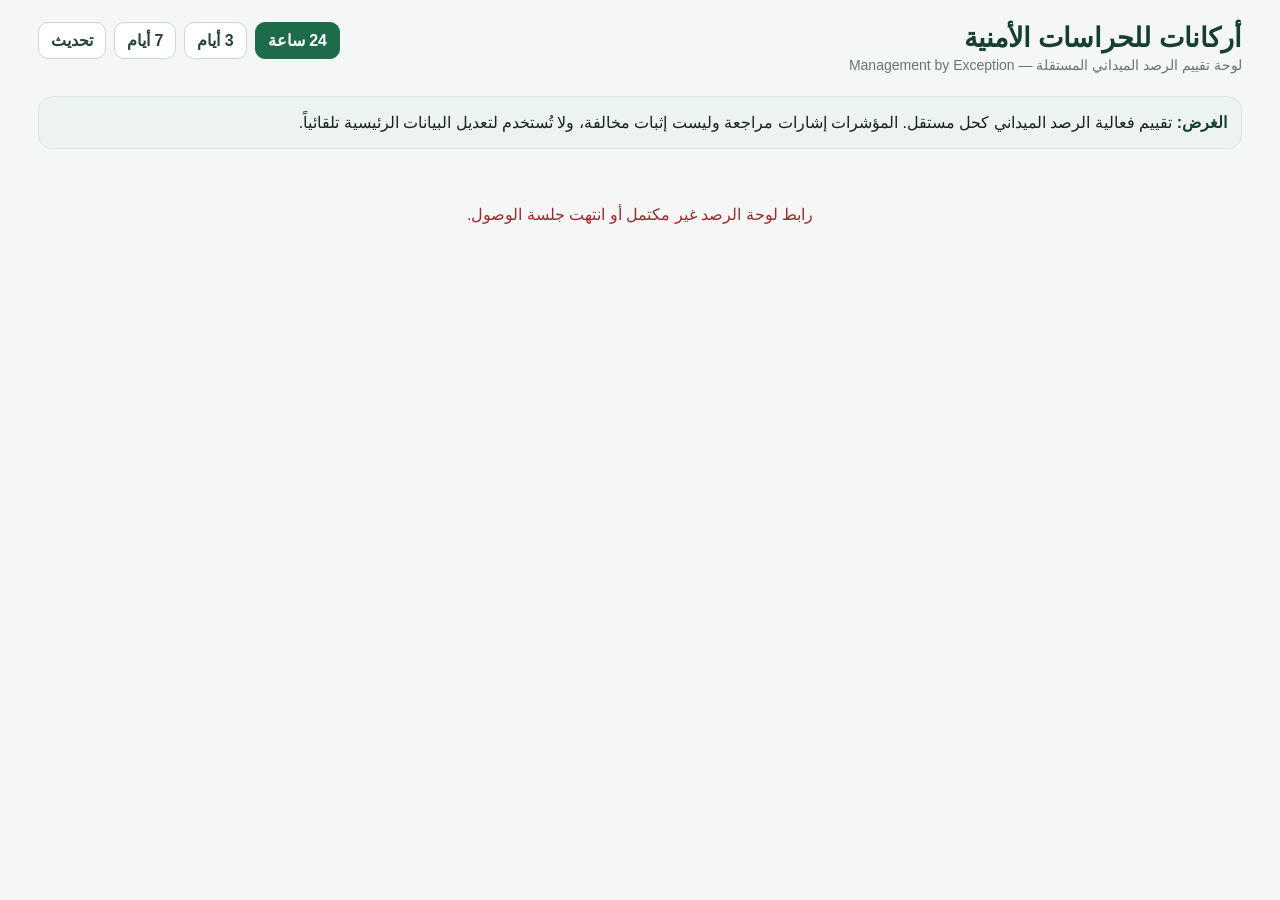
<file: arkanat-field-monitor/index.html>
<!doctype html>
<html lang="ar" dir="rtl">
<head>
<meta charset="utf-8"><meta name="viewport" content="width=device-width,initial-scale=1,viewport-fit=cover">
<meta name="theme-color" content="#173f31"><meta name="robots" content="noindex,nofollow,noarchive"><meta name="referrer" content="no-referrer">
<meta http-equiv="Content-Security-Policy" content="default-src 'self';script-src 'self';style-src 'self' 'unsafe-inline';connect-src https://dbxvfrkkocfwjumvoaha.supabase.co;img-src 'self' data:;frame-ancestors 'none';base-uri 'self';form-action 'none'">
<title>أركانات | لوحة تقييم الرصد الميداني</title>
<link rel="stylesheet" href="./styles.css?v=7">
</head>
<body>
<div class="wrap">
<header class="head">
<div><div class="brand">أركانات للحراسات الأمنية</div><div class="sub">لوحة تقييم الرصد الميداني المستقلة — Management by Exception</div></div>
<div class="controls" id="controls"><button data-h="24" class="active">24 ساعة</button><button data-h="72">3 أيام</button><button data-h="168">7 أيام</button><button id="refresh">تحديث</button></div>
</header>
<div class="notice"><b>الغرض:</b> تقييم فعالية الرصد الميداني كحل مستقل. المؤشرات إشارات مراجعة وليست إثبات مخالفة، ولا تُستخدم لتعديل البيانات الرئيسية تلقائياً.</div>
<main id="app"><div class="state"><div class="spin"></div>جارٍ تحميل بيانات الرصد…</div></main>
</div>
<script src="./app.js?v=7" defer></script>
</body></html>
</file>
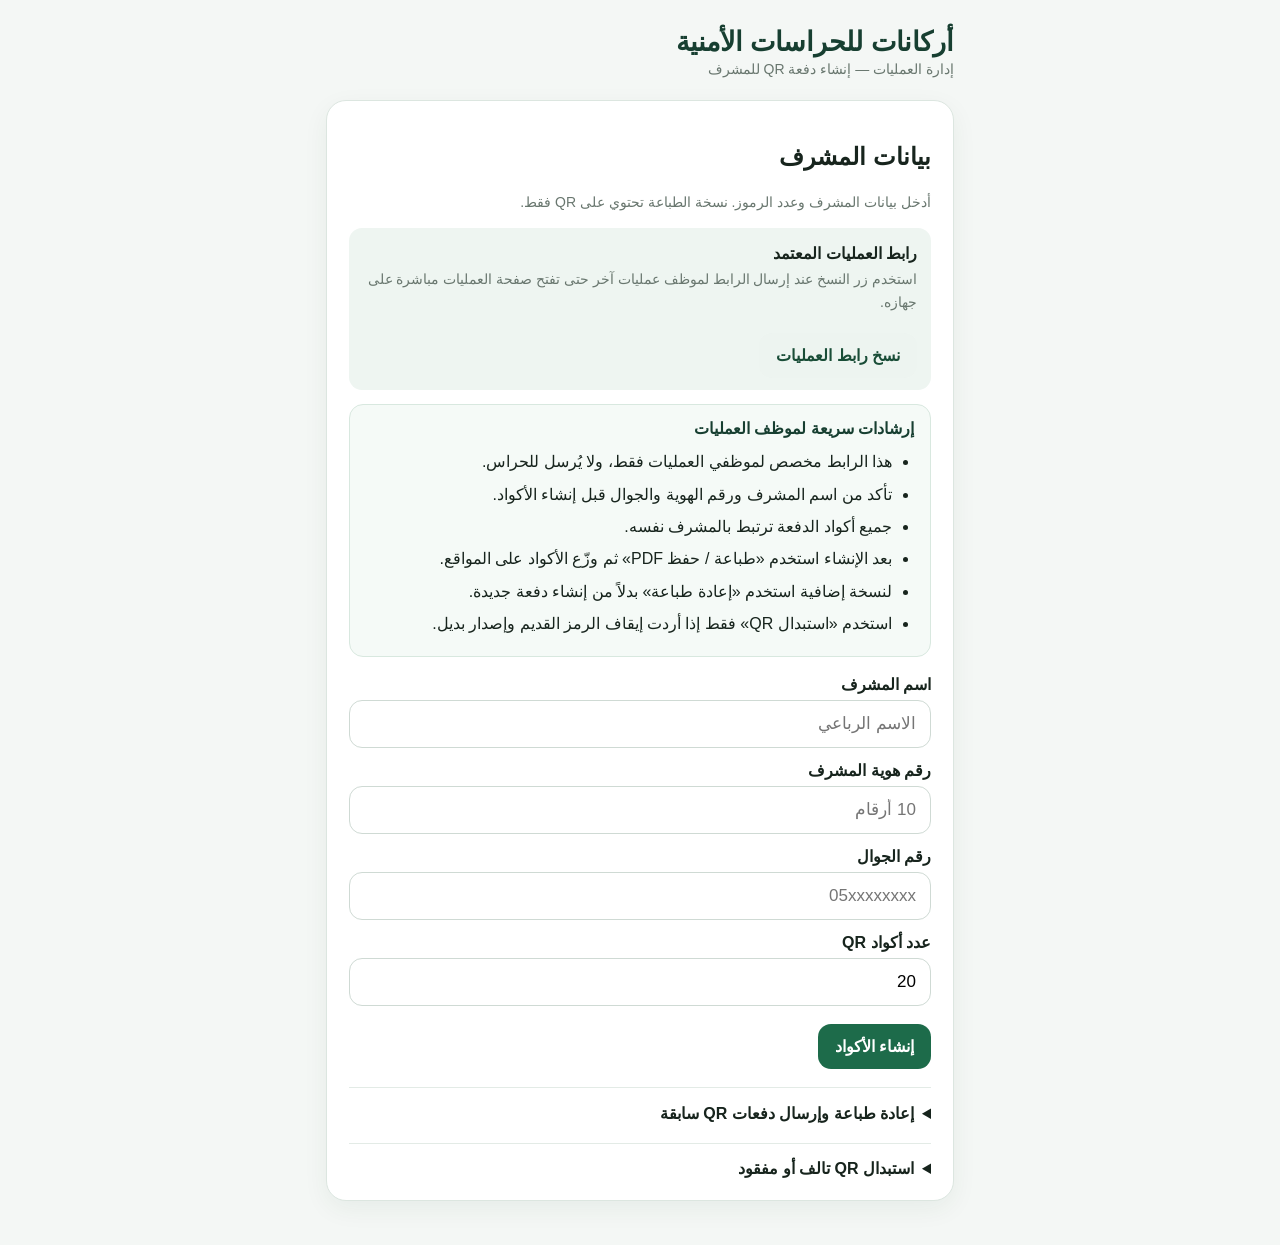
<file: arkanat-field-qr/index.html>
<!doctype html>
<html lang="ar" dir="rtl">
<head>
<meta charset="utf-8">
<meta name="viewport" content="width=device-width,initial-scale=1,viewport-fit=cover">
<meta name="theme-color" content="#173f31">
<meta name="robots" content="noindex,nofollow,noarchive">
<meta name="referrer" content="no-referrer">
<meta http-equiv="Content-Security-Policy" content="default-src 'self'; script-src 'self' 'unsafe-inline' https://cdn.jsdelivr.net https://cdnjs.cloudflare.com; style-src 'self' 'unsafe-inline'; connect-src 'self' https://dbxvfrkkocfwjumvoaha.supabase.co; img-src 'self' data: blob:; font-src 'self' data:; frame-ancestors 'none'; base-uri 'self'; form-action 'self'">
<title>أركانات | الرصد الميداني QR</title>
<style>
:root{font-family:-apple-system,BlinkMacSystemFont,"Segoe UI",Tahoma,Arial,sans-serif;color:#17241d;background:#f4f7f5}*{box-sizing:border-box}body{margin:0}main{max-width:660px;margin:auto;padding:26px 16px 44px}.brand{font-size:27px;font-weight:900;color:#173f31}.sub{color:#69776f;font-size:14px;line-height:1.7}.card{margin-top:18px;background:#fff;border:1px solid #dce6e0;border-radius:20px;padding:22px;box-shadow:0 8px 26px rgba(20,60,40,.06)}label{display:block;font-weight:800;margin:13px 0 6px}input{width:100%;padding:13px 14px;border:1px solid #cfdad4;border-radius:13px;font-size:17px;background:#fff}input:focus{outline:3px solid #dcefe5;border-color:#1d6b4a}button{border:0;border-radius:13px;background:#1d6b4a;color:#fff;padding:13px 17px;font-weight:800;font-size:16px;cursor:pointer}button:disabled{opacity:.55}.soft{background:#edf4f0;color:#194d37}.danger{background:#8d2f2f}.actions{display:flex;gap:10px;flex-wrap:wrap;margin-top:18px}.note{background:#eef5f1;border-radius:13px;padding:12px 14px;margin:12px 0;line-height:1.7}.ok{color:#12633f}.warn{color:#9b5c00}.bad{color:#a22626}.spin{width:36px;height:36px;border:4px solid #dbe5df;border-top-color:#1d6b4a;border-radius:50%;margin:14px auto;animation:s 1s linear infinite}@keyframes s{to{transform:rotate(360deg)}}.center{text-align:center}.print-grid{display:grid;grid-template-columns:repeat(4,1fr);gap:6mm}.qr-card{min-height:47mm;display:flex;align-items:center;justify-content:center;break-inside:avoid;background:#fff}.qr-card canvas,.qr-card img{width:42mm!important;height:42mm!important}.hidden{display:none!important}details{margin-top:20px;border-top:1px solid #e3ebe6;padding-top:15px}summary{font-weight:800;cursor:pointer}.pending{font-size:13px;color:#8b6300;margin-top:10px}.screen-only{display:block}
.ark-required-tag{font-size:12px;color:#9a2727;font-weight:900;margin-right:5px}.ark-shift{margin:14px 0 5px}.ark-shift-title{font-weight:900;margin-bottom:7px}.ark-shift-grid{display:grid;grid-template-columns:repeat(3,minmax(0,1fr));gap:8px}.ark-shift-opt{position:relative;display:block;margin:0}.ark-shift-opt input{position:absolute;inset:0;width:100%;height:100%;margin:0;opacity:0;cursor:pointer;z-index:2;-webkit-appearance:none;appearance:none}.ark-shift-opt span{display:flex;min-height:54px;align-items:center;justify-content:center;text-align:center;padding:8px 6px;border:1.5px solid #cfdad4;border-radius:13px;background:#fff;color:#274437;font-weight:800;line-height:1.35;pointer-events:none}.ark-shift-opt input:checked+span{border-color:#1d6b4a;background:#e8f4ed;color:#123f2c;box-shadow:0 0 0 2px rgba(29,107,74,.10)}.ark-shift-help{font-size:12px;color:#69776f;line-height:1.55;margin-top:6px}.ark-assignment{margin:12px 0 5px}.ark-assignment-title{font-weight:900;margin-bottom:7px}.ark-assignment-grid{display:grid;grid-template-columns:repeat(2,minmax(0,1fr));gap:8px}.ark-assignment-opt{position:relative;display:block;margin:0}.ark-assignment-opt input{position:absolute;inset:0;width:100%;height:100%;margin:0;opacity:0;cursor:pointer;z-index:2;-webkit-appearance:none;appearance:none}.ark-assignment-opt span{display:flex;min-height:50px;align-items:center;justify-content:center;text-align:center;padding:8px 6px;border:1.5px solid #cfdad4;border-radius:13px;background:#fff;color:#274437;font-weight:800;line-height:1.35;pointer-events:none}.ark-assignment-opt input:checked+span{border-color:#1d6b4a;background:#e8f4ed;color:#123f2c;box-shadow:0 0 0 2px rgba(29,107,74,.10)}.ark-assignment-help{font-size:12px;color:#69776f;line-height:1.55;margin-top:6px}
@media(max-width:600px){main{padding:12px 10px 38px}.card{margin-top:10px;padding:14px;border-radius:16px}.brand{font-size:22px}.print-grid{grid-template-columns:repeat(2,1fr);gap:10px}.qr-card canvas,.qr-card img{width:150px!important;height:150px!important}.ark-shift-grid,.ark-assignment-grid{gap:6px}.ark-shift-opt span,.ark-assignment-opt span{min-height:48px;font-size:13px}.actions button{width:100%}}
@page{size:A4 portrait;margin:8mm}
@media print{html,body{width:210mm;margin:0!important;padding:0!important;background:#fff!important}body *{visibility:hidden!important}#printArea,#printArea *{visibility:visible!important}#printArea{position:absolute!important;top:0!important;right:0!important;left:0!important;width:100%!important;margin:0!important;padding:0!important}#printArea .screen-only{display:none!important}.print-grid{display:block!important;width:100%!important;margin:0!important;padding:0!important}.qr-card{display:flex!important;width:194mm!important;height:281mm!important;min-height:281mm!important;margin:0!important;padding:0!important;align-items:center!important;justify-content:center!important;overflow:hidden!important;page-break-inside:avoid!important;break-inside:avoid-page!important;page-break-after:always!important;break-after:page!important;background:#fff!important}.qr-card:last-child{page-break-after:auto!important;break-after:auto!important}.qr-card canvas,.qr-card img{width:175mm!important;height:175mm!important;max-width:175mm!important;max-height:175mm!important;object-fit:contain!important}}
</style>
<!-- FIELD-QR-V5.49-BARE-OPS-COMPAT -->
</head>
<body>
<main><div class="brand">أركانات للحراسات الأمنية</div><div id="subtitle" class="sub">نظام الرصد الميداني السريع</div><section class="card"><div id="app"></div></section></main>
<script>
const VERSION='FIELD-QR-V5.49-20260919';
const API='https://dbxvfrkkocfwjumvoaha.supabase.co/functions/v1/guard-control-uat-helper';
const BASE=location.origin+location.pathname;
const QKEY='arkanat_field_queue_v5',CKEY='arkanat_field_queue_crypto_v5',RKEY='arkanat_field_retry_v5';
const qs=new URLSearchParams(location.search),hs=new URLSearchParams((location.hash||'').replace(/^#\??/,''));
let navQs=new URLSearchParams();try{const ne=performance.getEntriesByType&&performance.getEntriesByType('navigation');if(ne&&ne[0]&&ne[0].name)navQs=new URL(ne[0].name).searchParams}catch(_){}
const hOPS=hs.get('ops')||null,hTOKEN=hs.get('p')||hs.get('field')||null,hSHARE=hs.get('share')||null;
const stateToken=history.state&&history.state.arkToken?String(history.state.arkToken):null;
const qOPS=qs.get('ops')||navQs.get('ops')||((hOPS&&hOPS!=='1')?hOPS:null),qTOKEN=qs.get('p')||qs.get('field')||navQs.get('p')||navQs.get('field')||hTOKEN||stateToken||null,qSHARE=qs.get('share')||navQs.get('share')||hSHARE||null;
let OPS=qOPS,TOKEN=qTOKEN,SHARE=qSHARE;
try{
  if(qTOKEN){sessionStorage.setItem('arkanat_field_token_v5',qTOKEN);sessionStorage.removeItem('arkanat_field_ops_v5');sessionStorage.removeItem('arkanat_field_share_mode_v1');sessionStorage.removeItem('arkanat_field_share_v1');OPS=null;SHARE=null}
  else if(qOPS){sessionStorage.setItem('arkanat_field_ops_v5',qOPS);sessionStorage.removeItem('arkanat_field_token_v5');sessionStorage.removeItem('arkanat_field_share_mode_v1');sessionStorage.removeItem('arkanat_field_share_v1');TOKEN=null;SHARE=null}
  else if(qSHARE){sessionStorage.setItem('arkanat_field_share_v1',qSHARE);sessionStorage.setItem('arkanat_field_share_mode_v1','1');sessionStorage.removeItem('arkanat_field_ops_v5');sessionStorage.removeItem('arkanat_field_token_v5');OPS=null;TOKEN=null}
  else{OPS=null;TOKEN=null;SHARE=null;sessionStorage.removeItem('arkanat_field_ops_v5');sessionStorage.removeItem('arkanat_field_token_v5');sessionStorage.removeItem('arkanat_field_share_mode_v1');sessionStorage.removeItem('arkanat_field_share_v1');sessionStorage.removeItem('arkanat_field_mode_v5')}
  if(qTOKEN)history.replaceState({arkMode:'scan',arkToken:qTOKEN},'',BASE+'#p='+encodeURIComponent(qTOKEN));
  else if(qOPS)history.replaceState({arkMode:'ops'},'',BASE+'#ops='+encodeURIComponent(qOPS));
  else if(qSHARE)history.replaceState({arkMode:'share',arkShare:qSHARE},'',BASE+'#share='+encodeURIComponent(qSHARE))
}catch(_){}
const app=document.getElementById('app');
function esc(s){return String(s==null?'':s).replace(/[&<>"']/g,c=>({'&':'&amp;','<':'&lt;','>':'&gt;','"':'&quot',"'":'&#39;'}[c]))}
function opsShareUrl(){return OPS?BASE+'#ops=1':BASE}
async function copyOpsLink(){
  const v=opsShareUrl();
  try{if(navigator.clipboard&&window.isSecureContext){await navigator.clipboard.writeText(v);return true}}catch(_){}
  try{const t=document.createElement('textarea');t.value=v;t.setAttribute('readonly','');t.style.position='fixed';t.style.opacity='0';document.body.appendChild(t);t.select();const ok=document.execCommand('copy');t.remove();return !!ok}catch(_){return false}
}
function uid(){return crypto.randomUUID?crypto.randomUUID():Date.now()+'-'+Math.random().toString(36).slice(2)}
function delay(ms){return new Promise(r=>setTimeout(r,ms))}
function deviceId(){try{let x=localStorage.getItem('arkanat_field_device_v4');if(!x){x=uid();localStorage.setItem('arkanat_field_device_v4',x)}return x}catch(_){return'ephemeral-'+uid()}}
function b64(b){return btoa(String.fromCharCode(...new Uint8Array(b)))}
function unb64(s){const x=atob(s),a=new Uint8Array(x.length);for(let i=0;i<x.length;i++)a[i]=x.charCodeAt(i);return a}
async function queueKey(){let r=null;try{r=localStorage.getItem(CKEY)}catch(_){}if(!r){r=b64(crypto.getRandomValues(new Uint8Array(32)));localStorage.setItem(CKEY,r)}return crypto.subtle.importKey('raw',unb64(r),{name:'AES-GCM'},false,['encrypt','decrypt'])}
async function seal(v){const k=await queueKey(),iv=crypto.getRandomValues(new Uint8Array(12)),pt=new TextEncoder().encode(JSON.stringify(v)),ct=await crypto.subtle.encrypt({name:'AES-GCM',iv},k,pt);return{iv:b64(iv),data:b64(ct),at:Date.now()}}
async function openSeal(v){const k=await queueKey(),pt=await crypto.subtle.decrypt({name:'AES-GCM',iv:unb64(v.iv)},k,unb64(v.data));return JSON.parse(new TextDecoder().decode(pt))}
function queue(){try{const q=JSON.parse(localStorage.getItem(QKEY)||'[]');return Array.isArray(q)?q:[]}catch(_){return[]}}
function saveQueue(q){localStorage.setItem(QKEY,JSON.stringify(q.slice(-200)))}
async function enqueue(v){const q=queue();if(q.length>=200)throw new Error('وصل الجهاز إلى 200 مسحة معلقة. يلزم الاتصال بالإنترنت قبل تسجيل المزيد.');q.push(await seal(v));saveQueue(q);return q.length}
function pending(){return queue().length}
function setRetry(s){try{localStorage.setItem(RKEY,String(Date.now()+Math.max(30,Math.min(Number(s)||60,86400))*1000))}catch(_){}}
function retryNow(){try{return Date.now()>=Number(localStorage.getItem(RKEY)||0)}catch(_){return true}}
async function post(body,ms=30000){const c=new AbortController(),t=setTimeout(()=>c.abort(),ms);try{const r=await fetch(API,{method:'POST',headers:{'content-type':'application/json'},body:JSON.stringify(body),signal:c.signal,cache:'no-store'}),txt=await r.text();let z={};try{z=txt?JSON.parse(txt):{}}catch(_){const e=new Error('استجابة الخادم غير صالحة.');e.retryable=true;throw e}if(!r.ok||!z.ok){const e=new Error(z.message||'تعذر تنفيذ الطلب');e.status=r.status;e.retryable=r.status===429||r.status>=500;e.retryAfter=Number(r.headers.get('retry-after')||z.retry_after_seconds||0);throw e}return z}catch(e){if(e.name==='AbortError'){const x=new Error('انتهت مهلة الاتصال.');x.retryable=true;throw x}if(e instanceof TypeError)e.retryable=true;throw e}finally{clearTimeout(t)}}
async function flush(){if(!navigator.onLine||!retryNow())return;const q=queue();if(!q.length)return;const part=q.slice(0,20),scans=[];for(const x of part){try{scans.push(await openSeal(x))}catch(_){scans.push(null)}}const valid=scans.filter(Boolean);if(!valid.length){saveQueue(q.slice(part.length));return}try{const z=await post({action:'scan_batch',scans:valid},45000),res=Array.isArray(z.results)?z.results:[],keep=[];let j=0;for(let i=0;i<part.length;i++){if(!scans[i])continue;const r=res[j++]||{ok:false,queue:true};if(r.ok||r.duplicate)continue;if(r.status===400)continue;keep.push(part[i]);if(r.retry_after_seconds)setRetry(r.retry_after_seconds)}saveQueue([...keep,...q.slice(part.length)])}catch(e){setRetry(e.retryAfter||60)}}
let qrEnginePromise=null;
function loadQrEngine(){if(typeof QRCode==='function')return Promise.resolve(true);if(qrEnginePromise)return qrEnginePromise;qrEnginePromise=new Promise(resolve=>{const inject=(src,id,fallback)=>{const old=document.getElementById(id);if(old){old.addEventListener('load',()=>resolve(typeof QRCode==='function'),{once:true});return}const s=document.createElement('script');s.id=id;s.async=true;s.src=src;s.onload=()=>resolve(typeof QRCode==='function');s.onerror=()=>{try{s.remove()}catch(_){};if(fallback)inject(fallback,'arkQrEngineFallback','');else{window.__qrLibFailed=true;resolve(false)}};(document.head||document.documentElement).appendChild(s)};inject('https://cdn.jsdelivr.net/npm/qrcodejs@1.0.0/qrcode.min.js?ark_ops=1','arkQrEngine','https://cdnjs.cloudflare.com/ajax/libs/qrcodejs/1.0.0/qrcode.min.js?ark_ops=1')});return qrEnginePromise}
async function waitQrEngine(){if(typeof QRCode==='function')return true;return await loadQrEngine()}
async function renderQrs(tokens,grid){if(!await waitQrEngine())throw new Error('تعذر تحميل محرك QR. تحقق من الاتصال ثم حدّث الصفحة.');grid.innerHTML='';for(let i=0;i<tokens.length;i++){const d=document.createElement('div');d.className='qr-card';grid.appendChild(d);new QRCode(d,{text:BASE+'?p='+encodeURIComponent(tokens[i].raw_token),width:1200,height:1200,correctLevel:QRCode.CorrectLevel.M});if(i%10===9)await delay(0)}}
function opsView(){document.getElementById('subtitle').textContent='إدارة العمليات — إنشاء دفعة QR للمشرف';const reqId=uid();app.innerHTML=`<h2>بيانات المشرف</h2><p class="sub">أدخل بيانات المشرف وعدد الرموز. نسخة الطباعة تحتوي على QR فقط.</p><div class="note"><b>رابط العمليات المعتمد</b><div class="sub">استخدم زر النسخ عند إرسال الرابط لموظف عمليات آخر حتى تفتح صفحة العمليات مباشرة على جهازه.</div><div class="actions"><button id="copyOpsLink" type="button" class="soft">نسخ رابط العمليات</button></div><div id="copyOpsState" class="sub"></div></div><form id="f" autocomplete="off"><label>اسم المشرف</label><input id="name" required maxlength="120" placeholder="الاسم الرباعي"><label>رقم هوية المشرف</label><input id="nid" inputmode="numeric" required maxlength="10" pattern="[12][0-9]{9}" placeholder="10 أرقام"><label>رقم الجوال</label><input id="phone" inputmode="tel" required maxlength="14" placeholder="05xxxxxxxx"><label>عدد أكواد QR</label><input id="count" type="number" min="1" max="100" value="20" required><div class="actions"><button id="send">إنشاء الأكواد</button></div></form><div id="state"></div><div id="printArea" class="hidden"><div class="actions screen-only"><button type="button" onclick="window.print()">طباعة / حفظ PDF</button><button type="button" class="soft" onclick="location.reload()">دفعة جديدة</button></div><div id="qrGrid" class="print-grid"></div></div><details class="screen-only"><summary>استبدال QR تالف أو مفقود</summary><p class="sub">إذا كان رمز CP القديم معروفاً، ينشئ النظام بديلاً بنفس المشرف والنقطة المنطقية ويوقف القديم.</p><label>رمز QR القديم</label><input id="oldCode" maxlength="20" placeholder="CP-000123"><div class="actions"><button id="replaceBtn" type="button" class="danger">إنشاء بديل</button></div><div id="replaceState"></div></details>`;const f=document.getElementById('f'),state=document.getElementById('state');const copyBtn=document.getElementById('copyOpsLink'),copyState=document.getElementById('copyOpsState');if(copyBtn)copyBtn.onclick=async()=>{copyBtn.disabled=true;const ok=await copyOpsLink();if(copyState)copyState.textContent=ok?'تم نسخ رابط العمليات المعتمد.':'تعذر النسخ تلقائياً. انسخ الرابط الظاهر في شريط العنوان.';setTimeout(()=>{copyBtn.disabled=false},700)};f.onsubmit=async e=>{e.preventDefault();const b=document.getElementById('send');b.disabled=true;b.textContent='جارٍ الإنشاء…';state.innerHTML='<div class="spin"></div>';try{if(!await waitQrEngine())throw new Error('محرك QR غير جاهز. حدّث الصفحة ثم حاول مرة أخرى.');const z=await post({action:'create_batch',ops_key:OPS,supervisor_name:document.getElementById('name').value.trim(),national_id:document.getElementById('nid').value.trim(),phone:document.getElementById('phone').value.trim(),qr_count:Number(document.getElementById('count').value),request_id:reqId},45000);if(!Array.isArray(z.qr_tokens)||z.qr_tokens.length!==Number(z.qr_count))throw new Error('لم تصل جميع الأكواد؛ أوقفت الطباعة لمنع ملف ناقص.');await renderQrs(z.qr_tokens,document.getElementById('qrGrid'));f.classList.add('hidden');state.innerHTML='<div class="center"><h2 class="ok">تم إنشاء '+esc(z.qr_count)+' رمز QR</h2><p class="sub">رقم الدفعة: '+esc(z.batch_code||'')+'</p></div>';document.getElementById('printArea').classList.remove('hidden')}catch(e){state.innerHTML='<p class="bad">'+esc(e.message)+'</p>';b.disabled=false;b.textContent='إعادة المحاولة'}};document.getElementById('replaceBtn').onclick=async()=>{const btn=document.getElementById('replaceBtn'),rs=document.getElementById('replaceState'),code=document.getElementById('oldCode').value.trim().toUpperCase();if(!/^CP-[0-9]{6}$/.test(code)){rs.innerHTML='<p class="bad">أدخل الرمز بالشكل CP-000123.</p>';return}btn.disabled=true;rs.innerHTML='<div class="spin"></div>';try{if(!await waitQrEngine())throw new Error('محرك QR غير جاهز. حدّث الصفحة ثم حاول مرة أخرى.');const z=await post({action:'replace_qr',ops_key:OPS,old_public_code:code,reason:'lost_or_damaged'},30000);document.getElementById('qrGrid').innerHTML='';await renderQrs([{raw_token:z.raw_token}],document.getElementById('qrGrid'));rs.innerHTML='<p class="ok">تم إنشاء البديل '+esc(z.new_code||'')+'. استخدم زر طباعة / حفظ PDF أعلاه.</p>';document.getElementById('printArea').classList.remove('hidden')}catch(e){rs.innerHTML='<p class="bad">'+esc(e.message)+'</p>';btn.disabled=false}}}
function scanView(){
  document.getElementById('subtitle').textContent='إثبات التواجد الميداني';const nonce=uid();
  app.innerHTML=`<h2>تسجيل التواجد</h2><p class="sub">أكمل البيانات واختر نوع العملية. الموقع وصورة الإثبات إلزاميان.</p><form id="f" autocomplete="off"><label for="nid">رقم الهوية <span class="ark-required-tag">إلزامي</span></label><input id="nid" type="text" inputmode="numeric" autocomplete="off" autocorrect="off" autocapitalize="off" enterkeyhint="next" dir="ltr" maxlength="10" pattern="[12][0-9]{9}" required placeholder="10 أرقام"><label for="phone">رقم الجوال <span class="ark-required-tag">إلزامي</span></label><input id="phone" type="tel" inputmode="tel" autocomplete="off" autocorrect="off" autocapitalize="off" enterkeyhint="done" dir="ltr" maxlength="14" required placeholder="05xxxxxxxx"><div id="gps" class="note" aria-live="polite"><b>الموقع <span class="ark-required-tag">إلزامي</span></b><div>سيطلب النظام إذن الموقع عند المتابعة.</div></div><div id="arkShiftChooser" class="ark-shift"><div class="ark-shift-title">نوع العملية <span class="ark-required-tag">إلزامي</span></div><div class="ark-shift-grid"><label class="ark-shift-opt"><input type="radio" name="arkShiftAction" value="start_shift" required><span>بدء الوردية</span></label><label class="ark-shift-opt"><input type="radio" name="arkShiftAction" value="field_check" required><span>إثبات التحضير</span></label><label class="ark-shift-opt"><input type="radio" name="arkShiftAction" value="end_shift" required><span>انتهاء الوردية</span></label></div><div class="ark-shift-help">اختر العملية ثم اضغط متابعة. سيُطلب الموقع وبعده صورة الإثبات.</div></div><div id="arkAssignmentChooser" class="ark-assignment"><div class="ark-assignment-title">ما نوع تكليفك في هذا الموقع اليوم؟ <span class="ark-required-tag">إلزامي</span></div><div class="ark-assignment-grid"><label class="ark-assignment-opt"><input type="radio" name="arkAssignmentClass" value="primary_guard" required><span>حارس أساسي</span></label><label class="ark-assignment-opt"><input type="radio" name="arkAssignmentClass" value="coverage_guard" required><span>حارس تغطية</span></label><label class="ark-assignment-opt"><input type="radio" name="arkAssignmentClass" value="support_guard" required><span>حارس دعم</span></label><label class="ark-assignment-opt"><input type="radio" name="arkAssignmentClass" value="rest_relief_guard" required><span>حارس بديل راحة</span></label></div><div class="ark-assignment-help">اختر وصف تكليفك الفعلي في الموقع لهذه الوردية.</div></div><div class="actions"><button id="send">متابعة وإثبات التواجد</button></div></form><div id="pending" class="pending"></div><div id="state"></div>`;
  let loc=null,ls='not_requested',busy=false,permissionWatcher=null;const gps=document.getElementById('gps'),pend=document.getElementById('pending'),f=document.getElementById('f'),state=document.getElementById('state'),send=document.getElementById('send');const show=()=>{const n=pending();pend.textContent=n?'يوجد '+n+' مسحة محفوظة بانتظار المزامنة.':''};show();
  function platformType(){const ua=navigator.userAgent||'',ios=/iPhone|iPad|iPod/i.test(ua),android=/Android/i.test(ua);if(ios&&/CriOS/i.test(ua))return'ios_chrome';if(ios)return'ios_safari';if(android&&/SamsungBrowser/i.test(ua))return'samsung';if(android&&/Chrome/i.test(ua))return'android_chrome';return'generic'}
  function permissionHelp(status){const p=platformType();if(status==='timeout')return'تأكد أن خدمة الموقع مفعلة ثم أعد المحاولة.';if(status==='unavailable')return'تأكد أن خدمة الموقع مفعلة وأن المتصفح مسموح له باستخدامها.';if(status==='insecure')return'افتح الرابط من الصفحة الأصلية الآمنة ثم أعد المحاولة.';if(status==='unsupported')return'جرّب متصفحاً حديثاً يدعم تحديد الموقع.';if(status!=='denied')return'';if(p==='ios_safari'||p==='ios_chrome')return'في الآيفون: فعّل صلاحية الموقع للمتصفح من إعدادات الجهاز ثم عد واضغط إعادة طلب الموقع.';return'فعّل صلاحية الموقع لهذا الموقع من إعدادات المتصفح والجهاز ثم أعد المحاولة.'}
  function statusTitle(status){if(status==='denied')return'تم رفض صلاحية الموقع';if(status==='timeout')return'انتهت مهلة تحديد الموقع';if(status==='unavailable')return'تعذر تحديد الموقع حالياً';if(status==='insecure')return'تعذر طلب الموقع من هذه الصفحة';if(status==='unsupported')return'المتصفح لا يدعم تحديد الموقع';return'تعذر الحصول على الموقع'}
  function gpsFailureUi(message,status){ls=status||'unavailable';const help=permissionHelp(ls);gps.innerHTML='<b class="warn">'+esc(statusTitle(ls))+'.</b><br>'+esc(message||'تعذر الحصول على الموقع حالياً.')+(help?'<div class="sub" style="margin-top:8px">'+esc(help)+'</div>':'')+'<div class="actions"><button id="retryGps" type="button">إعادة طلب الموقع</button></div>';const retry=document.getElementById('retryGps');if(retry)retry.onclick=()=>submitPresence()}
  async function preflightPermission(){if(!navigator.permissions||!navigator.permissions.query)return;try{permissionWatcher=await navigator.permissions.query({name:'geolocation'});const paint=()=>{if(ls==='granted'||busy)return;if(permissionWatcher.state==='denied'){ls='denied';gps.innerHTML='<b class="warn">صلاحية الموقع مرفوضة حالياً.</b><div class="sub" style="margin-top:8px">'+esc(permissionHelp('denied'))+'</div>'}else if(permissionWatcher.state==='granted'&&ls==='not_requested'){gps.innerHTML='<b class="ok">صلاحية الموقع مفعلة.</b> سيتم التقاط الموقع عند المتابعة.'}};paint();permissionWatcher.onchange=paint}catch(_){}}
  function requestLocation(){loc=null;if(!window.isSecureContext){gpsFailureUi('المتصفح لا يعتبر الصفحة اتصالاً آمناً.','insecure');return Promise.resolve(false)}if(!navigator.geolocation){gpsFailureUi('خدمة الموقع غير مدعومة في هذا المتصفح.','unsupported');return Promise.resolve(false)}gps.innerHTML='<div class="spin"></div><div class="center">جارٍ تحديد موقعك الفعلي…</div>';return new Promise(resolve=>{navigator.geolocation.getCurrentPosition(p=>{loc=p.coords;ls='granted';const acc=Math.round(p.coords.accuracy||0);gps.innerHTML=acc>150?'<b class="warn">تم تجهيز الموقع لكن الدقة منخفضة</b> · الدقة '+acc+' م':'<b class="ok">تم تجهيز الموقع</b> · الدقة '+acc+' م';resolve(true)},e=>{const status=e&&e.code===1?'denied':e&&e.code===3?'timeout':'unavailable';const msg=status==='denied'?'لم يتم السماح للمتصفح باستخدام الموقع.':status==='timeout'?'لم يتمكن الجهاز من تحديد الموقع خلال المهلة.':'لم يتمكن الجهاز من توفير إحداثيات الموقع.';gpsFailureUi(msg,status);resolve(false)},{enableHighAccuracy:true,timeout:18000,maximumAge:0})})}
  function buildPayload(){const c=loc;return{checkpoint_token:TOKEN,event_nonce:nonce,device_id:deviceId(),national_id:document.getElementById('nid').value.trim(),phone:document.getElementById('phone').value.trim(),client_ts:new Date().toISOString(),location_status:ls,timezone:Intl.DateTimeFormat().resolvedOptions().timeZone||'',locale:navigator.language||'',viewport:innerWidth+'x'+innerHeight,network_type:(navigator.connection&&navigator.connection.effectiveType)||'',lat:c&&c.latitude,lng:c&&c.longitude,accuracy_m:c&&c.accuracy,altitude_m:c&&c.altitude,heading_deg:c&&c.heading,speed_mps:c&&c.speed}}
  async function submitPresence(){
    if(busy)return;if(!f.reportValidity())return;const action=document.querySelector('input[name="arkShiftAction"]:checked');if(!action){state.innerHTML='<p class="bad">اختر نوع العملية قبل المتابعة.</p>';return}
    busy=true;send.disabled=true;send.textContent='جارٍ الإرسال…';state.innerHTML='';const ok=await requestLocation();if(!ok){busy=false;send.disabled=false;send.textContent='متابعة وإثبات التواجد';return}const payload=buildPayload();state.innerHTML='<div class="spin"></div>';
    try{const z=await post({action:'scan',...payload},35000);f.classList.add('hidden');gps.classList.add('hidden');state.innerHTML='<div class="center"><div style="font-size:54px">✓</div><h2 class="ok">'+(z.duplicate?'المسحة مسجلة مسبقاً':'تم تسجيل التواجد')+'</h2>'+(z.server_time_local?'<p><b>'+esc(z.server_time_local)+'</b></p>':'')+(z.guard_name?'<p>تمت مطابقة الموظف: '+esc(z.guard_name)+'</p>':'<p class="sub">تم حفظ البيانات للمطابقة.</p>')+'</div>'}
    catch(e){if(e.retryable){try{const n=await enqueue(payload);if(e.retryAfter)setRetry(e.retryAfter);f.classList.add('hidden');gps.classList.add('hidden');state.innerHTML='<div class="center"><div style="font-size:54px">⌛</div><h2 class="warn">تم حفظ المسحة على الجهاز</h2><p class="sub">لا تعِد المسح. سترسل تلقائياً عند عودة الاتصال. المعلق: '+n+'</p></div>';show()}catch(qe){state.innerHTML='<p class="bad">'+esc(qe.message)+'</p>';busy=false;send.disabled=false;send.textContent='إعادة الإرسال'}}else{state.innerHTML='<p class="bad">'+esc(e.message)+'</p>';busy=false;send.disabled=false;send.textContent='إعادة الإرسال'}}
  }
  f.onsubmit=e=>{e.preventDefault();submitPresence()};preflightPermission();setTimeout(async()=>{await flush();show()},1600);window.addEventListener('online',async()=>{await flush();show()})
}
if('serviceWorker'in navigator){const registerFieldWorker=()=>navigator.serviceWorker.register('./sw.js?v=550',{scope:'./',updateViaCache:'none'}).then(r=>r.update().catch(()=>{})).catch(()=>{});if(document.readyState==='loading')document.addEventListener('DOMContentLoaded',registerFieldWorker,{once:true});else registerFieldWorker()}
if(OPS)opsView();else if(TOKEN)scanView();else if(SHARE)app.innerHTML='<div class="spin"></div>';else app.innerHTML='<h2>الرابط غير مكتمل</h2><p class="sub">استخدم رابط العمليات أو امسح QR معتمداً.</p>';
</script>
<script defer src="./reprint.js?v=550"></script>
</body>
</html>
</file>
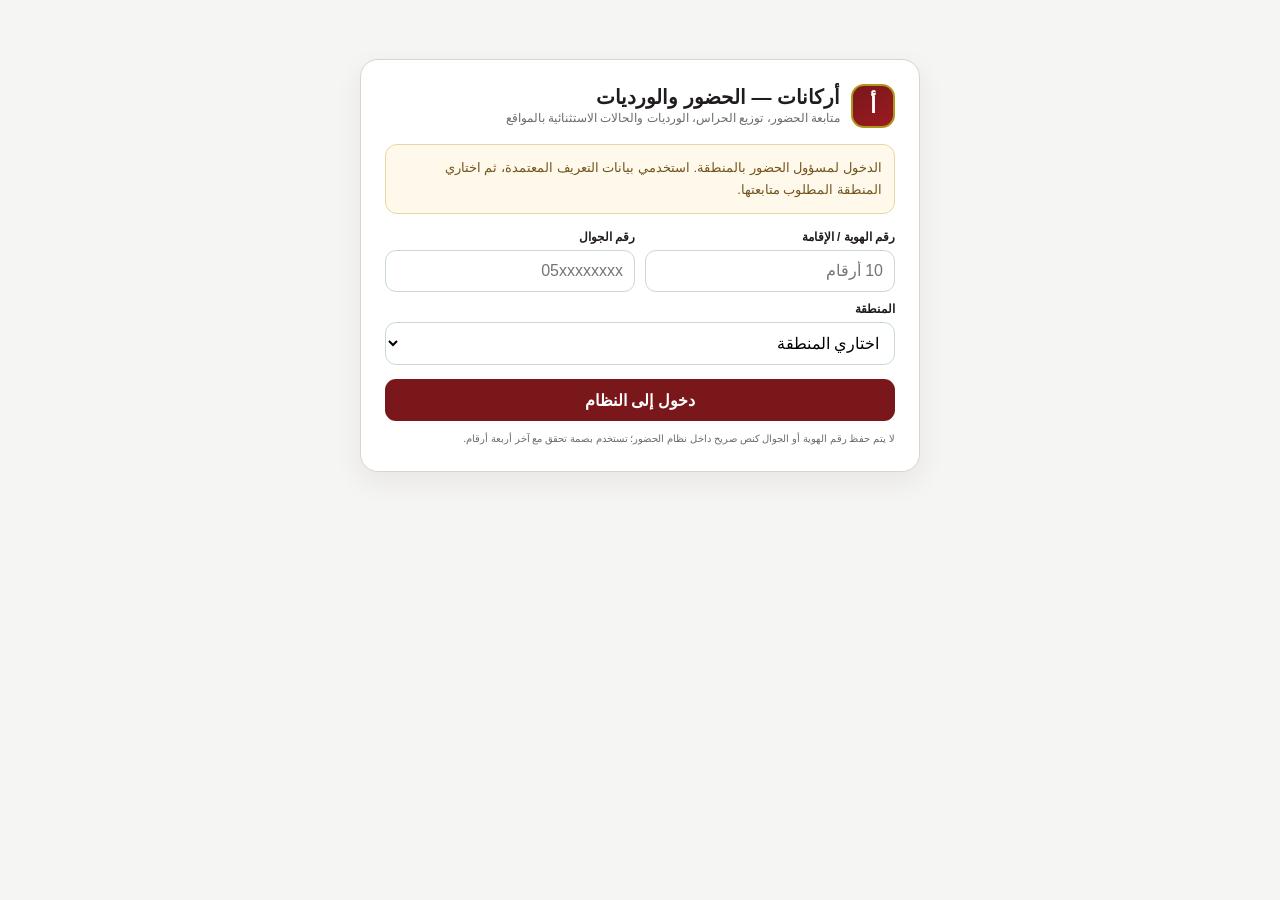
<file: arkanat-prep/index.html>
<!doctype html>
<html lang="ar" dir="rtl">
<head>
<meta charset="utf-8">
<meta name="viewport" content="width=device-width,initial-scale=1,viewport-fit=cover">
<meta name="theme-color" content="#7a171b">
<title>أركانات | الحضور والورديات</title>
<link rel="stylesheet" href="./client-print.css?v=c186f149">
<style>
:root{--bg:#f5f5f3;--card:#fff;--ink:#211c1c;--muted:#6f6a67;--brand:#7a171b;--brand2:#9b1b20;--gold:#af971c;--line:#d9d5ce;--ok:#247457;--bad:#a63f3f;--warn:#8a611e;--soft:#f3f1ed;--shadow:0 10px 28px rgba(55,32,32,.07)}*{box-sizing:border-box}body{margin:0;background:var(--bg);color:var(--ink);font-family:-apple-system,BlinkMacSystemFont,"Segoe UI",Tahoma,Arial,sans-serif}button,input,select,textarea{font:inherit}.hidden{display:none!important}.wrap{max-width:1220px;margin:auto;padding:14px}.card{background:var(--card);border:1px solid var(--line);border-radius:18px;box-shadow:var(--shadow)}.brand{display:flex;align-items:center;gap:11px}.mark{width:44px;height:44px;border-radius:13px;background:linear-gradient(145deg,var(--brand),var(--brand2));border:2px solid var(--gold);display:grid;place-items:center;color:#fff;font-weight:900;font-size:22px}.title{font-size:20px;font-weight:900}.sub{font-size:12px;color:var(--muted);line-height:1.5}.login{max-width:560px;margin:5vh auto;padding:24px}.notice{margin:16px 0;padding:12px;border-radius:12px;background:#fff9eb;border:1px solid #ead6a5;color:#71541d;font-size:13px;line-height:1.7}.grid2{display:grid;grid-template-columns:1fr 1fr;gap:10px}.field{display:flex;flex-direction:column;gap:6px}.field label{font-size:12px;font-weight:900}.field input,.field select,.field textarea,.search,.period,.dateInput{width:100%;border:1px solid #cad7db;border-radius:11px;background:#fff;padding:11px;outline:none}.field input:focus,.field select:focus,.field textarea:focus,.search:focus,.period:focus,.dateInput:focus{border-color:var(--brand2);box-shadow:0 0 0 3px rgba(122,23,27,.10)}.btn{border:0;border-radius:11px;padding:10px 13px;font-weight:900;cursor:pointer;min-height:42px}.btn.primary{background:var(--brand);color:#fff}.btn.secondary{background:#f3eded;color:#641419;border:1px solid #d8b9bb}.btn.gold{background:#f5ecd8;color:#6c5220}.btn.ghost{background:#fff;border:1px solid var(--line);color:var(--ink)}.btn.danger{background:#fff0f0;border:1px solid #efcccc;color:var(--bad)}.btn:disabled{opacity:.55;cursor:not-allowed}.top{position:sticky;top:0;z-index:30;background:rgba(245,245,243,.96);backdrop-filter:blur(10px);border-bottom:1px solid var(--line)}.topin{max-width:1220px;margin:auto;padding:9px 14px;display:flex;gap:12px;justify-content:space-between;align-items:center}.topactions{display:flex;gap:7px;align-items:flex-end;flex-wrap:wrap}.topField{display:flex;flex-direction:column;gap:4px;min-width:175px}.topLabel{font-size:10px;font-weight:900;color:var(--muted);padding-inline:3px}.period,.dateInput{max-width:210px}.sourceBanner{padding:11px 13px;margin:11px 0;border-radius:13px;background:#faf7ed;border:1px solid #ded2a5;display:flex;justify-content:space-between;gap:10px;align-items:center}.sourceBanner b{font-size:13px}.sourceBanner span{font-size:11px;color:var(--muted)}.tabs{display:grid;grid-template-columns:repeat(4,1fr);gap:6px;margin:12px 0}.tab{border:1px solid var(--line);background:#fff;border-radius:12px;padding:10px 8px;font-weight:900;cursor:pointer}.tab.active{background:var(--brand);color:#fff;border-color:var(--brand)}.metrics{display:grid;grid-template-columns:repeat(5,1fr);gap:8px;margin:10px 0}.metric{padding:12px}.metric b{display:block;font-size:22px}.metric span{font-size:11px;color:var(--muted)}.metric.warn b{color:var(--warn)}.metric.bad b{color:var(--bad)}.metric.ok b{color:var(--ok)}.toolbar{display:flex;gap:7px;align-items:center;flex-wrap:wrap;margin:10px 0}.statusline{font-size:12px;color:var(--muted)}.sectionHead{display:flex;justify-content:space-between;align-items:flex-start;gap:10px;margin:12px 0}.sectionHead h2{font-size:18px;margin:0}.siteGrid{display:grid;grid-template-columns:repeat(2,minmax(0,1fr));gap:10px}.siteCard{padding:13px;cursor:pointer}.siteTop{display:flex;justify-content:space-between;gap:10px}.siteName{font-weight:900;font-size:15px}.siteMeta{font-size:11px;color:var(--muted);margin-top:4px}.siteCounts{display:flex;gap:6px;flex-wrap:wrap;margin-top:10px}.pill{font-size:11px;border-radius:999px;padding:4px 8px;background:var(--soft)}.pill.ok{background:#eaf7f0;color:var(--ok)}.pill.warn{background:#fff3dd;color:var(--warn)}.pill.bad{background:#fdeaea;color:var(--bad)}.progress{height:7px;background:#e9eff1;border-radius:999px;overflow:hidden;margin-top:10px}.progress>span{display:block;height:100%;background:var(--brand2)}.progress.done>span{background:var(--ok)}.siteActions{display:flex;gap:6px;margin-top:11px;flex-wrap:wrap}.attention{border-right:5px solid var(--warn)}.attention.critical{border-right-color:var(--bad)}.complete{border-right:5px solid var(--ok)}.empty{display:grid;place-items:center;min-height:260px;text-align:center;color:var(--muted);padding:24px}.viewCard{padding:14px}.guardRows{display:flex;flex-direction:column;gap:7px}.guardRow{border:1px solid var(--line);border-radius:12px;padding:10px;background:#fff}.guardRow.pending{background:#fffaf1;border-color:#ecdcb7}.guardRow.exception{background:#fff7f7;border-color:#edd0d0}.guardMain{display:flex;justify-content:space-between;gap:10px;align-items:flex-start}.guardName{font-weight:900}.guardMeta{font-size:11px;color:var(--muted);margin-top:3px}.guardStatus{font-size:11px;font-weight:900;border-radius:999px;padding:5px 8px;background:var(--soft);white-space:nowrap}.guardStatus.ok{background:#eaf7f0;color:var(--ok)}.guardStatus.warn{background:#fff3dd;color:var(--warn)}.guardStatus.bad{background:#fdeaea;color:var(--bad)}.guardStatus.pending{background:#eef2f3;color:#66767c}.quickActions{display:flex;gap:5px;flex-wrap:wrap;margin-top:8px}.quickBtn{border:1px solid var(--line);border-radius:9px;background:#fff;padding:7px 9px;font-size:11px;font-weight:900;cursor:pointer}.quickBtn.present{color:var(--ok);border-color:#bfe0ce}.quickBtn.absent{color:var(--bad);border-color:#edc7c7}.quickBtn.off{color:var(--muted)}.check{width:20px;height:20px}.stickyAction{position:sticky;bottom:calc(8px + env(safe-area-inset-bottom));z-index:22;margin-top:10px;padding:9px;background:rgba(245,245,243,.96);backdrop-filter:blur(10px);border:1px solid var(--line);border-radius:14px;display:flex;gap:8px;align-items:center;justify-content:space-between}.monthLayout{display:grid;grid-template-columns:350px 1fr;gap:12px}.roster{padding:11px;min-height:520px}.roster-list{display:flex;flex-direction:column;gap:7px;max-height:67vh;overflow:auto;margin-top:9px}.person{padding:10px;border:1px solid var(--line);border-radius:12px;background:#fff;cursor:pointer}.person.active{border-color:var(--brand2);box-shadow:0 0 0 2px rgba(31,101,118,.12)}.name{font-weight:900}.meta{font-size:11px;color:var(--muted);margin-top:4px}.badges{display:flex;gap:5px;flex-wrap:wrap;margin-top:6px}.badge{font-size:10px;background:var(--soft);border-radius:999px;padding:3px 7px}.badge.warn{background:#fff1d7;color:var(--warn)}.badge.bad{background:#fdeaea;color:var(--bad)}.attendance{padding:15px;min-height:520px}.person-head{display:flex;justify-content:space-between;gap:10px;align-items:flex-start}.person-head h2{margin:0;font-size:18px}.quick{display:flex;gap:7px;align-items:end;flex-wrap:wrap;background:#f8fafb;border:1px dashed #ccd9dd;border-radius:12px;padding:10px;margin:11px 0}.quick .field{flex:1;min-width:115px}.calendar{display:grid;grid-template-columns:repeat(7,1fr);gap:6px}.day{min-height:76px;border:1px solid var(--line);border-radius:11px;background:#fff;padding:7px;text-align:right;cursor:pointer}.day .n{font-size:11px;color:var(--muted)}.day .st{font-size:12px;font-weight:900;margin-top:7px}.day.filled{background:#f2faf6;border-color:#bedfce}.day.off{background:#f2f5f6}.day.abs{background:#fff2f2;border-color:#edc7c7}.day.cash{background:#fff8e9;border-color:#ecd69b}.weekdays{display:grid;grid-template-columns:repeat(7,1fr);gap:6px;margin:7px 0}.weekdays div{text-align:center;font-size:10px;color:var(--muted)}.gapList{display:flex;flex-direction:column;gap:9px}.gapCard{padding:12px}.gapCard h3{font-size:14px;margin:0 0 5px}.gapCard .count{font-size:24px;font-weight:900}.gapItems{margin-top:8px;display:flex;flex-direction:column;gap:5px}.gapItem{padding:8px;border:1px solid var(--line);border-radius:9px;font-size:12px;background:#fff}.caseActions{display:flex;gap:5px;flex-wrap:wrap;margin-top:7px}.caseBtn{border:1px solid var(--line);background:#fff;color:var(--brand);border-radius:8px;padding:6px 8px;font-size:10px;font-weight:900;cursor:pointer}.caseBtn.primary{background:var(--brand);border-color:var(--brand);color:#fff}.caseBtn.gold{background:#f5efd9;border-color:#d7c47b;color:#66520e}.caseBtn.ok{background:#eaf7f0;border-color:#bfe0ce;color:var(--ok)}.caseMeta{display:flex;gap:5px;flex-wrap:wrap;margin-top:5px}.caseTag{font-size:9px;border-radius:999px;padding:3px 6px;background:var(--soft);color:var(--muted);font-weight:900}.caseTag.open{background:#fdeaea;color:var(--bad)}.caseTag.progress{background:#fff3dd;color:var(--warn)}.caseTag.review{background:#f5efd9;color:#6b5510}.caseTag.closed{background:#eaf7f0;color:var(--ok)}.modal-bg{position:fixed;inset:0;z-index:100;background:rgba(5,22,29,.48);display:grid;place-items:center;padding:14px}.modal{width:min(700px,100%);max-height:91vh;overflow:auto;background:#fff;border-radius:18px;padding:19px;box-shadow:0 24px 70px rgba(0,0,0,.24)}.modal h3{margin:0 0 14px}.modal-actions{display:flex;gap:7px;margin-top:13px;flex-wrap:wrap}.section-title{font-weight:900;margin:14px 0 8px}.suggestions{max-height:180px;overflow:auto;border:1px solid var(--line);border-radius:10px}.suggestion{padding:9px;border-bottom:1px solid var(--line);cursor:pointer}.toast{position:fixed;left:15px;bottom:calc(15px + env(safe-area-inset-bottom));z-index:120;max-width:360px;padding:11px 14px;border-radius:12px;background:var(--brand);color:#fff;box-shadow:var(--shadow)}.toast.bad{background:#8e3434}.foot{text-align:center;color:var(--muted);font-size:10px;padding:18px}.privacy{font-size:10px;color:var(--muted);margin-top:10px;line-height:1.6}.loading{display:inline-block;width:17px;height:17px;border:2px solid #dbe7ea;border-top-color:var(--brand);border-radius:50%;animation:spin .7s linear infinite}@keyframes spin{to{transform:rotate(360deg)}}@media(max-width:900px){.siteGrid{grid-template-columns:1fr}.monthLayout{grid-template-columns:1fr}.roster{min-height:auto}.roster-list{max-height:260px}.metrics{grid-template-columns:repeat(2,1fr)}.grid2{grid-template-columns:1fr}.topin{align-items:flex-start}.calendar{gap:4px}.day{min-height:64px;padding:5px}.tabs{position:sticky;top:67px;z-index:24;background:var(--bg);padding:5px 0}.sourceBanner{align-items:flex-start;flex-direction:column}}@media(max-width:700px){.top,.stickyAction{backdrop-filter:none!important}.card{box-shadow:none}.siteCard,.guardRow{contain:content}.toast{max-width:calc(100vw - 30px)}}@media(max-width:540px){.wrap{padding:9px}.login{margin:2vh auto;padding:17px}.calendar{grid-template-columns:repeat(4,1fr)}.weekdays{display:none}.day{min-height:58px}.metric{padding:10px}.topactions{width:100%}.topin{flex-direction:column}.top{position:static}.topField{min-width:0;flex:1 1 100%}.period,.dateInput{max-width:none;width:100%}.topactions>.btn{flex:1}.tabs{top:0}.tab{font-size:12px;padding:9px 5px}.siteActions .btn{flex:1}.stickyAction{flex-direction:column;align-items:stretch}.stickyAction .btn{width:100%}}@media print{body{background:#fff}.top,.tabs,.metrics,.toolbar,.sourceBanner,.stickyAction,.foot{display:none!important}.wrap{max-width:none;padding:0}.card{box-shadow:none}.monthLayout{display:block}.roster{display:none}.calendar{grid-template-columns:repeat(7,1fr)}}
</style>
</head>
<body>
<div id="loginView" class="wrap"><div class="card login"><div class="brand"><div class="mark">أ</div><div><div class="title">أركانات — الحضور والورديات</div><div class="sub">متابعة الحضور، توزيع الحراس، الورديات والحالات الاستثنائية بالمواقع</div></div></div><div class="notice">الدخول لمسؤول الحضور بالمنطقة. استخدمي بيانات التعريف المعتمدة، ثم اختاري المنطقة المطلوب متابعتها.</div><div class="grid2"><div class="field"><label>رقم الهوية / الإقامة</label><input id="opId" inputmode="numeric" maxlength="10" placeholder="10 أرقام"></div><div class="field"><label>رقم الجوال</label><input id="opMobile" inputmode="tel" maxlength="10" placeholder="05xxxxxxxx"></div></div><div class="field" style="margin-top:10px"><label>المنطقة</label><select id="opRegion"><option value="">اختاري المنطقة</option><option value="RYD">منطقة الرياض</option><option value="EAS">المنطقة الشرقية</option><option value="MKK">منطقة مكة المكرمة</option><option value="MDN">منطقة المدينة المنورة</option><option value="QSM">منطقة القصيم</option><option value="TAB">منطقة تبوك</option><option value="JWF">منطقة الجوف</option><option value="NBR">منطقة الحدود الشمالية</option><option value="JZN">منطقة جازان</option><option value="ASR">منطقة عسير</option><option value="HAL">منطقة حائل</option><option value="NJR">منطقة نجران</option><option value="BAH">منطقة الباحة</option></select></div><button id="loginBtn" class="btn primary" style="width:100%;margin-top:14px">دخول إلى النظام</button><div class="privacy">لا يتم حفظ رقم الهوية أو الجوال كنص صريح داخل نظام الحضور؛ تستخدم بصمة تحقق مع آخر أربعة أرقام.</div></div></div>
<div id="appView" class="hidden"><div class="top"><div class="topin"><div class="brand"><div class="mark">أ</div><div><div class="title">الحضور والورديات</div><div id="regionLabel" class="sub"></div></div></div><div class="topactions"><div class="topField"><span class="topLabel">دورة التايم شيت الداخلية</span><select id="period" class="period" aria-label="دورة التايم شيت الداخلية"></select></div><div id="dayField" class="topField"><span class="topLabel">تاريخ الحضور</span><input id="workDate" class="dateInput" type="date" aria-label="تاريخ الحضور"></div><button id="exportBtn" class="btn ghost">تصدير CSV</button><button id="logoutBtn" class="btn secondary">خروج</button></div></div></div><div class="wrap"><div id="sourceBanner" class="sourceBanner hidden"></div><div class="tabs"><button class="tab active" data-tab="today">الحضور اليومي</button><button class="tab" data-tab="sites">المواقع</button><button class="tab" data-tab="month">التايم شيت</button><button class="tab" data-tab="gaps">الاستثناءات</button></div><div id="metrics" class="metrics"></div><div class="toolbar"><span id="saveState" class="statusline"></span><button id="addBtn" class="btn primary">+ توزيع حارس</button><button id="submitBtn" class="btn gold">إقفال التايم شيت الداخلي</button><button id="printBtn" class="btn ghost">طباعة التايم شيت</button></div><main id="mainView"></main><div class="foot">نظام الحضور والورديات — يعتمد بيانات الموظفين والمشاريع المرجعية، ومستقل عن Guard Control.</div></div></div>
<div id="modalRoot"></div><div id="toast" class="toast hidden"></div>
<script src="./fast-app.js?v=af7a3192"></script>
<script src="./client-print.js?v=d0256221"></script>
</body></html>
</file>
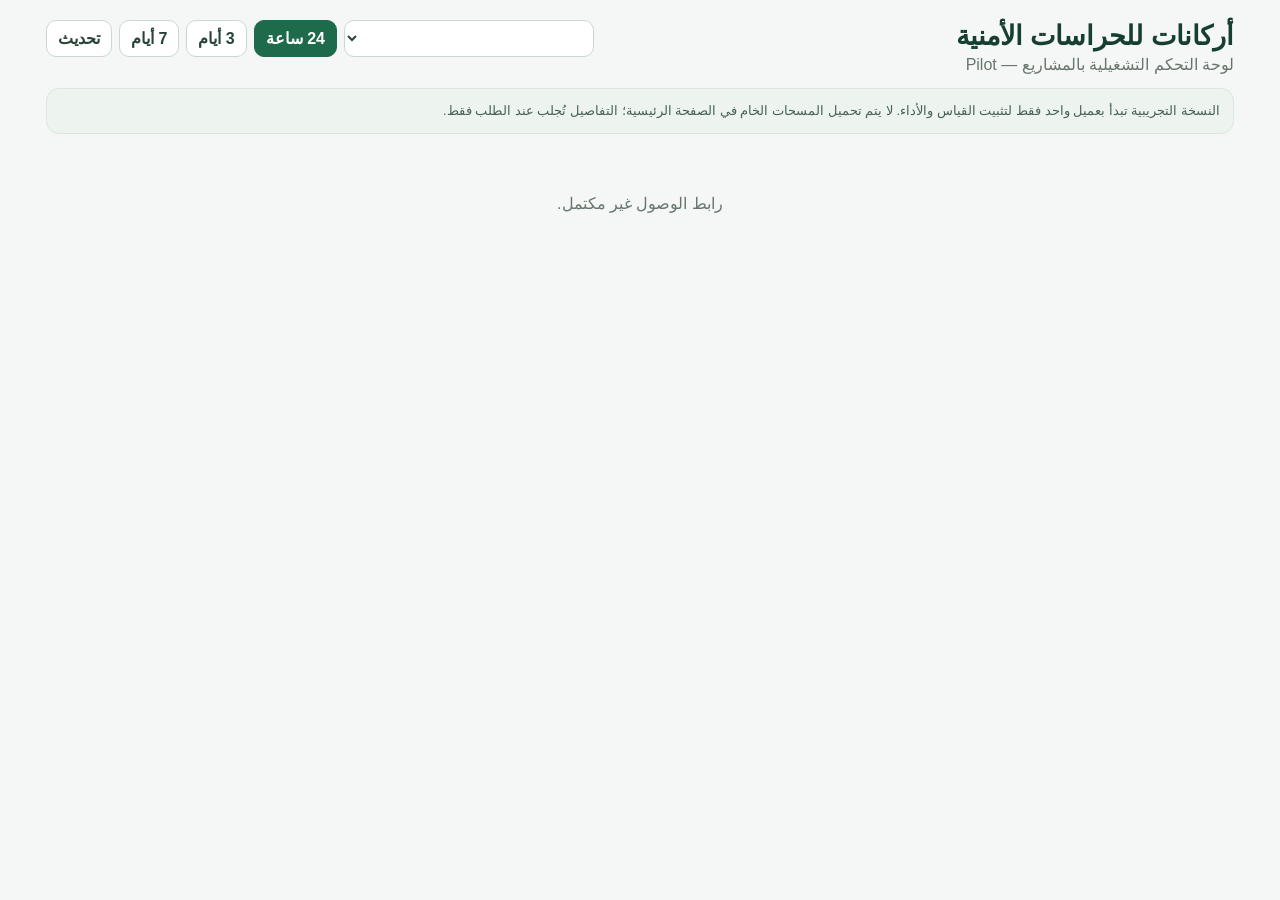
<file: arkanat-project-control/index.html>
<!doctype html>
<html lang="ar" dir="rtl">
<head>
<meta charset="utf-8">
<meta name="viewport" content="width=device-width,initial-scale=1,viewport-fit=cover">
<meta name="theme-color" content="#173f31">
<meta name="robots" content="noindex,nofollow,noarchive">
<meta name="referrer" content="no-referrer">
<title>أركانات | لوحة التحكم بالمشاريع</title>
<link rel="stylesheet" href="./styles.css?v=1">
</head>
<body>
<div class="wrap">
  <header class="head">
    <div>
      <div class="brand">أركانات للحراسات الأمنية</div>
      <div class="subtitle">لوحة التحكم التشغيلية بالمشاريع — Pilot</div>
    </div>
    <div class="toolbar">
      <select id="projectSelect" aria-label="المشروع"></select>
      <button data-h="24" class="active">24 ساعة</button>
      <button data-h="72">3 أيام</button>
      <button data-h="168">7 أيام</button>
      <button id="refresh">تحديث</button>
    </div>
  </header>
  <div class="notice">النسخة التجريبية تبدأ بعميل واحد فقط لتثبيت القياس والأداء. لا يتم تحميل المسحات الخام في الصفحة الرئيسية؛ التفاصيل تُجلب عند الطلب فقط.</div>
  <main id="app"><div class="state"><div class="spin"></div>جارٍ تحميل المؤشرات…</div></main>
</div>
<script src="./app.js?v=1"></script>
</body>
</html>
</file>
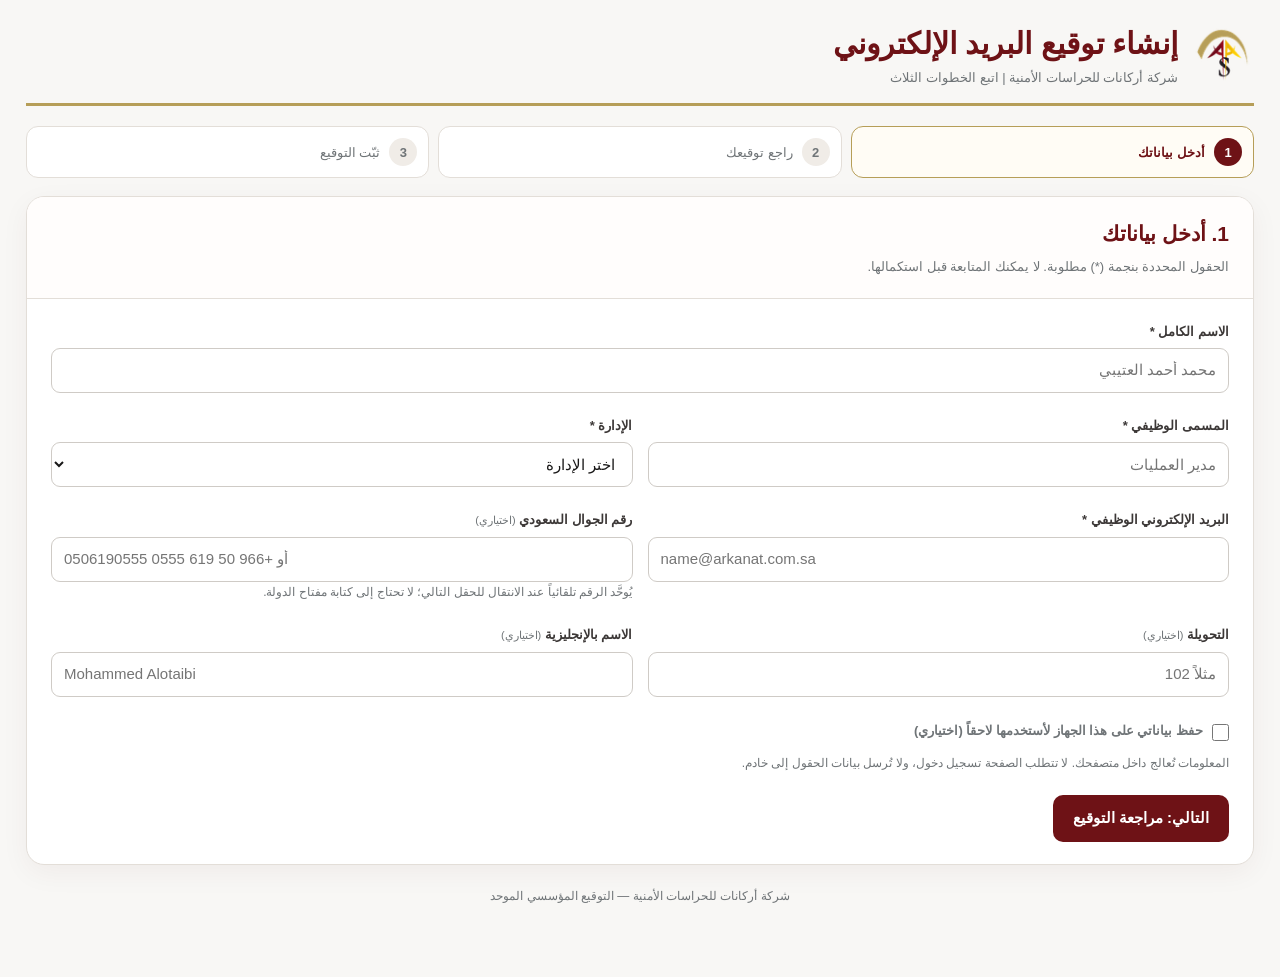
<file: arkanat-signature/index.html>
<!doctype html>
<html lang="ar" dir="rtl">
<head>
<meta charset="utf-8">
<meta name="viewport" content="width=device-width, initial-scale=1, viewport-fit=cover">
<meta name="theme-color" content="#6E1216">
<meta name="robots" content="noindex,nofollow,noarchive">
<meta name="referrer" content="no-referrer">
<title>إنشاء توقيع البريد الإلكتروني | أركانات</title>
<style>
:root{--wine:#6E1216;--wine-dark:#4A0E11;--gold:#B69E58;--ivory:#F8F7F5;--ink:#191818;--grey:#6F7477;--line:#E3DED8;--ok:#196F4A;--bad:#B42318}
*{box-sizing:border-box}body{margin:0;background:#F8F7F5;color:var(--ink);font:15px/1.65 "Segoe UI",Tahoma,Arial,sans-serif}
.wrap{max-width:1260px;margin:auto;padding:24px 16px 48px}.brand{display:flex;gap:14px;align-items:center;justify-content:flex-start;border-bottom:3px solid var(--gold);padding-bottom:15px;margin-bottom:20px}
.brand img{height:62px;width:62px;object-fit:contain}.brand h1{color:var(--wine);font-size:clamp(21px,3.2vw,30px);line-height:1.3;margin:0}.brand p{color:var(--grey);font-size:13px;margin:4px 0 0}
.steps{display:grid;grid-template-columns:repeat(3,1fr);gap:9px;margin-bottom:18px}.step{display:flex;gap:9px;align-items:center;background:white;border:1px solid var(--line);border-radius:12px;padding:11px;color:var(--grey);font-size:13px}
.step i{font-style:normal;width:28px;height:28px;border-radius:50%;display:grid;place-items:center;background:#F0ECE7;font-weight:bold}.step.active{border-color:var(--gold);background:#FFFCF5;color:var(--wine);font-weight:bold}.step.active i{background:var(--wine);color:white}.step.done i{background:#E4F1E7;color:var(--ok)}
.panel{background:white;border:1px solid var(--line);border-radius:18px;box-shadow:0 8px 28px rgba(74,14,17,.05);overflow:hidden}.bar{padding:20px 24px;border-bottom:1px solid var(--line);background:#FFFDFC}.bar h2{margin:0;color:var(--wine);font-size:21px}.bar p{margin:4px 0 0;color:var(--grey);font-size:13px}.content{padding:22px 24px}.grid{display:grid;grid-template-columns:1fr 1fr;gap:15px}.full{grid-column:1/-1}
label{display:block;font-size:13px;color:#3C3837;font-weight:650;margin-bottom:6px}label small{font-size:11px;color:var(--grey);font-weight:400}
input,select{font:inherit;font-size:15px;width:100%;min-height:45px;padding:9px 12px;border:1px solid #CFCBC6;background:#fff;border-radius:9px;color:var(--ink);outline:none}input:focus,select:focus{border-color:var(--gold);box-shadow:0 0 0 3px #B69E582C}
input[aria-invalid="true"],select[aria-invalid="true"]{border-color:var(--bad)}.error{font-size:12px;color:var(--bad);margin-top:4px;min-height:3px}.hint{color:var(--grey);font-size:12px;line-height:1.7}
.check{display:flex;align-items:flex-start;gap:9px;margin-top:16px;color:var(--grey);font-size:13px}.check input{width:17px;height:17px;min-height:0;margin:4px 0 0;accent-color:var(--wine)}
.actions{display:flex;align-items:center;flex-wrap:wrap;gap:11px;margin-top:22px}button{cursor:pointer;font:inherit;font-weight:650;border-radius:10px;border:1px solid transparent;padding:10px 19px;min-height:44px}button:focus-visible{outline:3px solid var(--gold);outline-offset:2px}
.primary{background:var(--wine);color:white}.secondary{border-color:#DCD4C3;background:#F5F0E6;color:var(--wine)}.outline{border-color:var(--line);background:white;color:#454343}.primary:disabled{opacity:.55;cursor:not-allowed}
.preview-wrap{background:#FFFDFC;border:1px dashed #D0C6B9;padding:16px 14px;margin:14px 0 5px;border-radius:12px;overflow-x:auto;width:100%}.preview-wrap>div{width:100%}.preview-note{font-size:12px;color:var(--grey);margin:12px 0 0}
.summary{display:grid;grid-template-columns:repeat(3,1fr);gap:9px}.summary div{background:#F8F7F5;border:1px solid #E8E5E0;padding:12px;border-radius:10px;min-width:0;overflow-wrap:anywhere}.summary b{display:block;font-size:11px;color:var(--grey)}.summary span{font-size:13px}
.client-choices{display:grid;grid-template-columns:repeat(auto-fit,minmax(145px,1fr));gap:9px;margin:15px 0}.client-choices button{font-size:13px;text-align:center;background:white;border:1px solid #D9D5CD;color:var(--ink)}.client-choices button.selected{border-color:var(--wine);background:#FCF1EF;color:var(--wine)}
.instructions{background:#F8F7F5;border-right:4px solid var(--gold);border-radius:9px;padding:12px 15px;margin-top:9px}.instructions h3{font-size:15px;color:var(--wine);margin:0 0 6px}.instructions ol{padding-right:21px;margin:5px 0;font-size:14px}.instructions li{margin:5px 0}
.info{padding:12px;border-radius:9px;background:#F7F4EC;border:1px solid #EDE3D1;font-size:12px;color:#625A4D;margin-top:16px}.status{font-size:13px;min-height:23px;margin:8px 0 0;color:var(--ok);font-weight:600}.status.error-text{color:var(--bad)}
details{margin-top:22px;border-top:1px solid var(--line);padding-top:14px}summary{cursor:pointer;font-weight:650;color:var(--wine)}.advanced{display:flex;gap:8px;flex-wrap:wrap;padding-top:12px}.advanced button{font-size:12px;background:#F6F4F1;border:1px solid var(--line)}.footer{text-align:center;font-size:12px;color:var(--grey);padding:22px 4px}
[hidden]{display:none!important}
@media(max-width:760px){.wrap{padding:15px 10px 35px}.brand img{height:52px;width:52px}.steps{gap:5px}.step{flex-direction:column;text-align:center;gap:4px;padding:9px 3px;font-size:11px}.bar{padding:16px}.content{padding:16px}.grid,.summary{grid-template-columns:1fr}.client-choices{grid-template-columns:1fr 1fr}.preview-wrap{padding:13px 6px}.actions button{flex:1}}
</style>
</head>
<body>
<div class="wrap">
  <header class="brand"><img src="./logo.png" alt="شعار شركة أركانات" width="62" height="62"><div><h1>إنشاء توقيع البريد الإلكتروني</h1><p>شركة أركانات للحراسات الأمنية | اتبع الخطوات الثلاث</p></div></header>
  <nav class="steps" aria-label="مراحل إنشاء التوقيع"><div class="step active" id="progress1"><i>1</i><span>أدخل بياناتك</span></div><div class="step" id="progress2"><i>2</i><span>راجع توقيعك</span></div><div class="step" id="progress3"><i>3</i><span>ثبّت التوقيع</span></div></nav>
  <main class="panel">
    <section id="step1" aria-labelledby="heading1">
      <div class="bar"><h2 id="heading1">1. أدخل بياناتك</h2><p>الحقول المحددة بنجمة (*) مطلوبة. لا يمكنك المتابعة قبل استكمالها.</p></div>
      <div class="content">
        <form id="dataForm" novalidate>
          <div class="grid">
            <div class="full"><label for="name">الاسم الكامل *</label><input id="name" name="name" autocomplete="name" maxlength="90" required placeholder="محمد أحمد العتيبي"><div class="error" id="error-name"></div></div>
            <div><label for="title">المسمى الوظيفي *</label><input id="title" name="title" maxlength="75" required placeholder="مدير العمليات"><div class="error" id="error-title"></div></div>
            <div><label for="dept">الإدارة *</label><select id="dept" required><option value="">اختر الإدارة</option><option>الإدارة العامة</option><option>إدارة العمليات</option><option>إدارة الموارد البشرية</option><option>الإدارة المالية</option><option>إدارة المبيعات وتطوير الأعمال</option><option>إدارة العقود</option><option>إدارة التسويق</option><option>إدارة تقنية المعلومات</option><option>إدارة الجودة والامتثال</option><option value="other">إدارة أخرى</option></select><div class="error" id="error-dept"></div></div>
            <div class="full" id="customDeptWrap" hidden><label for="customDept">اسم الإدارة *</label><input id="customDept" maxlength="70" placeholder="اسم الإدارة المعتمد"><div class="error" id="error-customDept"></div></div>
            <div><label for="email">البريد الإلكتروني الوظيفي *</label><input id="email" name="email" type="email" dir="ltr" autocomplete="email" maxlength="110" required placeholder="name@arkanat.com.sa"><div class="error" id="error-email"></div></div>
            <div><label for="mobile">رقم الجوال السعودي <small>(اختياري)</small></label><input id="mobile" type="tel" dir="ltr" inputmode="tel" autocomplete="tel-national" maxlength="28" placeholder="0506190555 أو +966 50 619 0555"><div class="hint">يُوحَّد الرقم تلقائياً عند الانتقال للحقل التالي؛ لا تحتاج إلى كتابة مفتاح الدولة.</div><div class="error" id="error-mobile"></div></div>
            <div><label for="ext">التحويلة <small>(اختياري)</small></label><input id="ext" inputmode="numeric" maxlength="8" placeholder="مثلاً 102"><div class="error" id="error-ext"></div></div>
            <div><label for="enName">الاسم بالإنجليزية <small>(اختياري)</small></label><input id="enName" dir="ltr" maxlength="90" placeholder="Mohammed Alotaibi"></div>
          </div>
          <label class="check"><input type="checkbox" id="remember"> حفظ بياناتي على هذا الجهاز لأستخدمها لاحقاً (اختياري)</label>
          <p class="hint">المعلومات تُعالج داخل متصفحك. لا تتطلب الصفحة تسجيل دخول، ولا تُرسل بيانات الحقول إلى خادم.</p>
          <div class="actions"><button class="primary" type="submit">التالي: مراجعة التوقيع</button></div>
        </form>
      </div>
    </section>

    <section id="step2" aria-labelledby="heading2" hidden>
      <div class="bar"><h2 id="heading2">2. راجع توقيعك</h2><p>راجع بيانات الموظف والتصميم الأفقي، مع أيقونات موجزة للرؤية والرسالة والقيم وإخلاء المسؤولية أسفل التوقيع.</p></div>
      <div class="content">
        <label>نوع التوقيع:</label>
<div class="client-choices" role="group" aria-label="نوع التوقيع" id="signatureChoices" style="grid-template-columns:1fr 1fr;margin:6px 0 14px">
<button type="button" data-mode="full" class="selected" aria-pressed="true">كامل — هوية وأيقونات وإخلاء</button>
<button type="button" data-mode="compact" aria-pressed="false">مختصر — بيانات الاتصال والإخلاء</button>
</div>
<div class="summary" id="summaryBox"></div><details style="margin:9px 0;border:0;padding:0"><summary style="color:#6F7477;font-size:12px">عرض نصوص الرؤية والرسالة والقيم كاملة</summary><div id="identityReference" style="white-space:pre-line;background:#F8F7F5;padding:12px;font-size:13px;line-height:1.8"></div></details>
        <div class="preview-wrap"><div id="preview" aria-label="معاينة التوقيع"></div></div>
        <p class="preview-note">هذه معاينة داخل المتصفح. قد يختلف عرض الخط أو الصورة قليلاً حسب برنامج البريد وإعدادات المستلم.</p>
        <div class="actions"><button class="secondary" type="button" id="editBtn">تعديل البيانات</button><button class="primary" type="button" id="installBtn">التالي: تثبيت التوقيع</button></div>
      </div>
    </section>

    <section id="step3" aria-labelledby="heading3" hidden>
      <div class="bar"><h2 id="heading3">3. ثبّت التوقيع في بريدك</h2><p>اختر برنامج البريد الذي تستخدمه، ثم انسخ التوقيع واتبع التعليمات.</p></div>
      <div class="content">
        <label>اختر برنامج البريد الإلكتروني:</label>
        <div class="client-choices" role="group" aria-label="برنامج البريد">
          <button type="button" data-client="new" class="selected" aria-pressed="true">Outlook الجديد / الويب</button>
          <button type="button" data-client="ios" aria-pressed="false">Outlook على iPhone</button>
          <button type="button" data-client="classic" aria-pressed="false">Outlook الكلاسيكي</button>
          <button type="button" data-client="gmail" aria-pressed="false">Gmail</button>
          <button type="button" data-client="apple" aria-pressed="false">Apple Mail / الجوال</button>
        </div>
        <div class="actions"><button class="primary" type="button" id="copyBtn">نسخ التوقيع</button><button class="secondary" type="button" id="selectBtn">تحديد التوقيع يدوياً</button></div>
        <div id="status" class="status" role="status" aria-live="polite"></div>
        <div id="iosAdvisory" class="info" hidden><strong>ملاحظة خاصة بتطبيق Outlook على iPhone:</strong> للتوقيع التلقائي المتكرر، النسخة النصية أكثر ثباتاً. النسخة المصورة تصلح عند إدراجها في متن رسالة، لكنها لا تحتفظ بروابط الاتصال القابلة للضغط.<div class="actions" style="margin-top:8px"><button type="button" class="secondary" id="iosPlainBtn">نسخ توقيع نصي للجوال</button></div></div>
        <div id="instructions" class="instructions" aria-live="polite"></div>
        <div class="info">التوقيع المنسق HTML هو الخيار الأساسي، ويتضمن نص إخلاء المسؤولية باللغتين. صورة PNG بديل عند الحاجة، لكن الروابط داخل الصورة لا تكون قابلة للضغط. أرسل رسالة تجريبية بعد التثبيت.</div>
<div style="border:1px solid #E3DED8;border-radius:12px;padding:15px;margin-top:16px;background:#FFFDFC">
<label for="imageTheme">تصدير صورة PNG عند الحاجة</label>
<div class="actions" style="margin-top:7px">
<select id="imageTheme" style="flex:1;min-width:180px"><option value="light">خلفية فاتحة</option><option value="dark">خلفية داكنة</option></select>
<button type="button" class="secondary" id="imageBtn">إنشاء صورة التوقيع</button>
</div>
<div id="generatedImageWrap" hidden style="margin-top:12px">
<p class="hint">صورة محسّنة للقراءة في Outlook: خط أكبر وعرض أضيق. في تطبيق Outlook على iPhone، احتفظ بالنسخة النصية كتوقيع تلقائي؛ واستخدم الصورة في متن الرسائل عند الحاجة.</p>
<img id="generatedImg" alt="صورة التوقيع" style="max-width:100%;height:auto;border:1px solid #D8D2C9">
<div class="actions"><button class="outline" type="button" id="saveImageBtn">تنزيل PNG</button></div>
</div></div>
        <details><summary>خيارات متقدمة — عند الحاجة فقط</summary><p class="hint">تُستخدم هذه الخيارات بمساعدة الدعم التقني عند تعذر النسخ المباشر.</p><div class="advanced"><button type="button" id="downloadBtn">تنزيل ملف HTML</button><button type="button" id="plainBtn">نسخ توقيع نصي</button><button type="button" id="htmlBtn">نسخ كود HTML</button><button type="button" id="clearBtn">حذف البيانات المحفوظة</button></div></details>
        <div class="actions"><button class="outline" type="button" id="backBtn">العودة للمراجعة</button></div>
        <div class="preview-wrap" id="manualSelectionBox"><div id="copyPreview" aria-label="التوقيع الجاهز للنسخ"></div></div>
      </div>
    </section>
  </main>
  <footer class="footer">شركة أركانات للحراسات الأمنية — التوقيع المؤسسي الموحد</footer>
</div>
<script>
(function(){
  'use strict';
  const fields=['name','title','dept','customDept','email','mobile','ext','enName'];
  const storeKey='arkanat-signature-form-v3';
  const logoUrl='https://ttt0600.github.io/talfandi.github.io/arkanat-signature/logo.png';
  const logoWideLight='https://ttt0600.github.io/talfandi.github.io/arkanat-signature/logo-horizontal-light-v3.png';
  const logoWideDark='https://ttt0600.github.io/talfandi.github.io/arkanat-signature/logo-horizontal-dark-v3.png';
  let signatureMode='full';
  const el=id=>document.getElementById(id);
  const val=id=>el(id).value.trim();
  const esc=s=>String(s||'').replace(/[&<>"']/g,c=>({'&':'&amp;','<':'&lt;','>':'&gt;','"':'&quot;',"'":'&#39;'}[c]));
  const dept=()=>val('dept')==='other'?val('customDept'):val('dept');
  // Numbers typed in Arabic, Persian or Latin numerals are accepted. Valid mobile
  // representations: 05XXXXXXXX, 5XXXXXXXX, 9665XXXXXXXX, +9665XXXXXXXX, 009665XXXXXXXX.
  function normalizeSaudiMobile(raw){
    if(!String(raw||'').trim())return '';
    const numeric=String(raw).replace(/[٠-٩]/g,c=>String(c.charCodeAt(0)-0x0660))
      .replace(/[۰-۹]/g,c=>String(c.charCodeAt(0)-0x06F0))
      .replace(/[\u200e\u200f\u061c]/g,'').trim();
    if(!/^\+?[0-9()\s.\-]+$/.test(numeric))return null;
    let number=numeric.replace(/\D/g,'');
    if(number.startsWith('00966'))number=number.slice(5);
    else if(number.startsWith('966'))number=number.slice(3);
    else if(number.startsWith('0'))number=number.slice(1);
    if(!/^5\d{8}$/.test(number))return null;
    return '+966 '+number.slice(0,2)+' '+number.slice(2,5)+' '+number.slice(5);
  }
  function formattedMobile(){
    const value=normalizeSaudiMobile(val('mobile'));
    return value===null?'':value;
  }
  function normalizeMobileField(){
    const value=normalizeSaudiMobile(val('mobile'));
    if(value!==null)el('mobile').value=value;
    return value;
  }
  let step=1;
  const guides={
    new:{title:'Outlook الجديد أو Outlook على الويب',items:['بعد الضغط على «نسخ التوقيع»، افتح Outlook وانتقل إلى الإعدادات (رمز الترس).','افتح «الحسابات» ثم «التوقيعات» (أو «البريد» ← «إنشاء والرد» بحسب إصدارك).','أنشئ توقيعاً جديداً وألصقه في مربع التوقيع ثم اضغط حفظ.','عيّن التوقيع للرسائل الجديدة والردود إذا رغبت.']},
    ios:{title:'Outlook على iPhone — طريقة موثوقة',items:[
      'افتح تطبيق Outlook ← صورة الحساب ← الإعدادات ← البريد ← التوقيع.',
      'تسمح إعدادات التوقيع في تطبيق iPhone بالنص وتنسيق محدود؛ وقد لا تحفظ صورة أو توقيع HTML كامل بالشكل نفسه.',
      'للتوقيع اليومي استخدم «نسخ توقيع نصي للجوال» أدناه والصقه في خانة التوقيع.',
      'إذا أردت التصميم المصور، اختر «إنشاء صورة التوقيع» وأدرج الصورة في متن الرسالة عند الحاجة، ثم اختبرها لدى المستلم. النصوص والروابط داخل الصورة ليست تفاعلية.'
    ]},
    classic:{title:'Outlook الكلاسيكي على Windows',items:['انسخ التوقيع، ثم افتح Outlook.','اذهب إلى «ملف» ← «خيارات» ← «بريد» ← «تواقيع».','اضغط «جديد»، وحدد اسماً للتوقيع، ثم الصقه في مربع التحرير.','اختر الحساب وخيارات التوقيع الافتراضي ثم احفظ.']},
    gmail:{title:'Gmail على المتصفح',items:['انسخ التوقيع وافتح Gmail على الكمبيوتر.','اضغط الإعدادات ← «عرض جميع الإعدادات» ← «عام».','انتقل إلى قسم «التوقيع»، أنشئ توقيعاً جديداً ثم الصقه.','اختر التوقيع الافتراضي، ثم احفظ التغييرات من أسفل الصفحة.']},
    apple:{title:'Apple Mail وتطبيقات الجوال',items:['يفضل تنفيذ النسخ والتثبيت من الكمبيوتر لضمان التنسيق الكامل.','على Mac: افتح Mail ← «الإعدادات» ← «التوقيعات»، واختر الحساب وأنشئ توقيعاً ثم الصقه.','في تطبيقات الجوال قد لا يُحفظ HTML والصورة بالكامل؛ استخدم «نسخ توقيع نصي» من الخيارات المتقدمة إذا لزم.','أرسل رسالة اختبار وتأكد من عرض الاسم والروابط والصورة على جهاز آخر.']}
  };
  function updateDept(){el('customDeptWrap').hidden=val('dept')!=='other'}
  function validate(){
    const errors={};
    if(val('name').length<3)errors.name='اكتب الاسم الكامل.';
    if(val('title').length<2)errors.title='اكتب المسمى الوظيفي.';
    if(!val('dept'))errors.dept='اختر الإدارة من القائمة.';
    if(val('dept')==='other'&&val('customDept').length<2)errors.customDept='اكتب اسم الإدارة.';
    const email=val('email');
    if(!/^[^\s@<>]+@[^\s@<>]+\.[^\s@<>]+$/.test(email))errors.email='أدخل بريداً إلكترونياً صحيحاً.';
    if(val('mobile')&&normalizeSaudiMobile(val('mobile'))===null)errors.mobile='أدخل جوالاً سعودياً صحيحاً، مثل 0506190555.';
    if(val('ext')&&!/^\d{1,8}$/.test(val('ext')))errors.ext='التحويلة أرقام فقط.';
    let first=null;
    fields.forEach(id=>{
      const bad=!!errors[id];
      el('error-'+id)?.replaceChildren(document.createTextNode(errors[id]||''));
      el(id).setAttribute('aria-invalid',bad?'true':'false');
      if(bad&&!first)first=el(id);
    });
    if(first){first.focus();return false}
    return true;
  }
  function resetErrors(){fields.forEach(id=>{el(id).removeAttribute('aria-invalid');const m=el('error-'+id);if(m)m.textContent=''})}
  function updateStored(){
    if(el('remember').checked){
      const d={};fields.forEach(id=>d[id]=val(id));try{localStorage.setItem(storeKey,JSON.stringify(d))}catch(e){}
    }else{try{localStorage.removeItem(storeKey)}catch(e){}}
  }
  function plainText(){
    const p=[val('name')];
    if(val('enName'))p.push(val('enName'));
    p.push(val('title'),dept(),'شركة أركانات للحراسات الأمنية',val('email'));
    if(val('mobile'))p.push(formattedMobile());
    if(val('ext'))p.push('تحويلة: '+val('ext'));
    p.push('www.arkanat.com.sa');
    if(signatureMode==='full')p.push('الرؤية: '+visionShort,'الرسالة: '+missionShort,'القيم: '+valuesShort);
    p.push('تنبيه بإخلاء المسؤولية: '+disclaimerAr,'Disclaimer Notice: '+disclaimerEn);
    return p.filter(Boolean).join('\n');
  }
  function signatureHtml(){
    const name=esc(val('name')),title=esc(val('title')),department=esc(dept()),en=esc(val('enName'));
    const email=esc(val('email')),mailHref='mailto:'+encodeURIComponent(val('email'));
    const phone=esc(formattedMobile()),phoneHref='tel:'+formattedMobile().replace(/\s/g,''),ext=esc(val('ext'));
    const emailPart='<a href="'+mailHref+'" style="font-family:Arial,Tahoma,sans-serif;color:#6F7477;text-decoration:none;">'+email+'</a>';
    const phonePart=phone?' &nbsp;|&nbsp; <a dir="ltr" href="'+phoneHref+'" style="font-family:Arial,Tahoma,sans-serif;color:#6F7477;text-decoration:none;white-space:nowrap;">'+phone+'</a>':'';
    const extPart=ext?' &nbsp;|&nbsp; <span>تحويلة '+ext+'</span>':'';
    const enLine=en?'<tr><td dir="ltr" align="right" style="font-family:Arial,Tahoma,sans-serif;font-size:11px;line-height:16px;color:#6F7477;text-align:right;">'+en+'</td></tr>':'';
    return '<table role="presentation" dir="rtl" border="0" cellpadding="0" cellspacing="0" style="border-collapse:collapse;border-spacing:0;background-color:#ffffff;font-family:Tahoma,Arial,sans-serif;color:#191818;">'+
      '<tr><td width="78" valign="middle" align="right" style="width:78px;padding:0 0 0 10px;vertical-align:middle;text-align:right;">'+
      '<img src="'+logoUrl+'" alt="أركانات" width="65" height="65" border="0" style="display:block;width:65px;height:65px;border:0;outline:none;text-decoration:none;">'+
      '</td><td width="4" bgcolor="#B69E58" style="width:4px;background-color:#B69E58;font-size:1px;line-height:1px;">&nbsp;</td>'+
      '<td valign="middle" align="right" style="vertical-align:middle;text-align:right;padding:0 12px 0 0;">'+
      '<table role="presentation" dir="rtl" border="0" cellpadding="0" cellspacing="0" style="border-collapse:collapse;border-spacing:0;">'+
      '<tr><td align="right" style="font-size:16px;line-height:23px;color:#6E1216;font-weight:bold;font-family:Tahoma,Arial,sans-serif;text-align:right;">'+name+'</td></tr>'+enLine+
      '<tr><td align="right" style="font-size:12px;line-height:18px;color:#4A0E11;font-weight:bold;font-family:Tahoma,Arial,sans-serif;text-align:right;">'+title+'</td></tr>'+
      '<tr><td align="right" style="font-size:11px;line-height:17px;color:#6F7477;font-family:Tahoma,Arial,sans-serif;text-align:right;">'+department+'</td></tr>'+
      '<tr><td align="right" style="font-size:11px;line-height:17px;color:#6F7477;font-family:Tahoma,Arial,sans-serif;text-align:right;">شركة أركانات للحراسات الأمنية</td></tr>'+
      '<tr><td align="right" style="font-size:10px;line-height:17px;color:#6F7477;font-family:Arial,Tahoma,sans-serif;text-align:right;padding-top:4px;word-break:break-word;">'+emailPart+phonePart+extPart+'</td></tr>'+
      '<tr><td align="right" dir="ltr" style="font-size:11px;line-height:17px;font-family:Arial,Tahoma,sans-serif;text-align:right;"><a href="https://arkanat.com.sa/" style="color:#6E1216;text-decoration:none;font-weight:bold;">www.arkanat.com.sa</a></td></tr>'+
      '</table></td></tr>'+
      '<tr><td colspan="3" height="10" style="height:10px;font-size:1px;line-height:1px;">&nbsp;</td></tr>'+
      '<tr><td colspan="3">'+
      '<table role="presentation" dir="rtl" border="0" cellpadding="0" cellspacing="0" style="border-collapse:collapse;"><tr>'+
      '<td width="140" height="3" bgcolor="#6E1216" style="width:140px;height:3px;background-color:#6E1216;font-size:1px;line-height:1px;">&nbsp;</td>'+
      '<td width="72" height="3" bgcolor="#B69E58" style="width:72px;height:3px;background-color:#B69E58;font-size:1px;line-height:1px;">&nbsp;</td>'+
      '<td width="40" height="3" bgcolor="#4A0E11" style="width:40px;height:3px;background-color:#4A0E11;font-size:1px;line-height:1px;">&nbsp;</td>'+
      '<td width="120" height="3" style="width:120px;height:3px;font-size:1px;line-height:1px;">&nbsp;</td></tr></table>'+
      '</td></tr></table>';
  }



  const visionText='أن نكون الشريك الأمثل في تقديم الخدمات الأمنية لمختلف القطاعات والمنظومات.';
  const missionText='الارتقاء بمستوى الخدمات الأمنية بما يتجاوز تطلعات عملائنا، من خلال تقديم الاستشارات الأمنية المتخصصة، والاستعانة بالكوادر المؤهلة، وتوظيف أحدث الحلول والتقنيات الأمنية.';
  const valuesText='السلامة | المسؤولية | العدالة | التميز';
  const visionShort='الشريك الأمثل للخدمات الأمنية';
  const missionShort='خدمات أمنية تتجاوز التطلعات';
  const valuesShort='السلامة · المسؤولية · العدالة · التميز';
  const disclaimerAr='هذه الرسالة ومرفقاتها معدة لاستخدام المُرسَل إليه المقصود بالرسالة فقط وقد تحتوي على معلومات سرية أو محمية قانونياً. إن لم تكن الشخص المقصود، فإنه يُمنع منعاً باتاً عرض أو نشر أو أي استخدام غير مصرح به للمحتوى. نرجو إخطار المُرسِل عن طريق الرد على هذا البريد الإلكتروني وإتلاف جميع النسخ الموجودة لديك. تُعد التصريحات والآراء المذكورة في الرسالة خاصة بالمُرسِل ولا تمثل بالضرورة رأي شركة أركانات للحراسات الأمنية.';
  const disclaimerEn='This e-mail message, including any attachments, is for the sole use of the intended recipient(s) and may contain confidential and privileged information or otherwise protected by law. If you are not the intended recipient, you are notified that any unauthorized review, use, disclosure or distribution is strictly prohibited. Please notify the sender by replying to this email and destroy all copies of the original message. Statements and opinions expressed in this Email are those of the sender, and do not necessarily reflect those of the Arkanat Security Guards CO.';
  const baseIcon='https://ttt0600.github.io/talfandi.github.io/arkanat-signature/';
  const icons=[baseIcon+'icons/vision-email-v1.1.png',baseIcon+'icons/mission-email-v1.1.png',baseIcon+'icons/values-corrected-v2.png'];
  function legalHtml(){
    const ar='<tr><td align="right" dir="rtl" style="text-align:right;padding:8px 9px 3px;border-top:1px solid #E8E4DF;color:#6E1216;font:bold 10px/14px Tahoma,Arial,sans-serif;">تنبيه بإخلاء المسؤولية</td></tr>'+
      '<tr><td align="right" dir="rtl" style="text-align:right;padding:0 9px 7px;color:#7A7A7A;font:9px/14px Tahoma,Arial,sans-serif;">'+esc(disclaimerAr)+'</td></tr>';
    const en='<tr><td align="left" dir="ltr" style="text-align:left;padding:1px 9px 2px;color:#6E1216;font:bold 10px/14px Arial,Tahoma,sans-serif;">Disclaimer Notice</td></tr>'+
      '<tr><td align="left" dir="ltr" style="text-align:left;padding:0 9px 9px;color:#7A7A7A;font:9px/13px Arial,Tahoma,sans-serif;">'+esc(disclaimerEn)+'</td></tr>';
    return '<table role="presentation" cellpadding="0" cellspacing="0" border="0" width="100%" dir="rtl" style="width:100%;border-collapse:collapse;background-color:#ffffff;">'+ar+en+'</table>';
  }
  function brandTilesHtml(){
    const data=[['رؤيتنا',visionShort,icons[0]],['رسالتنا',missionShort,icons[1]],['قيمنا',valuesShort,icons[2]]];
    return '<table role="presentation" cellpadding="0" cellspacing="0" border="0" width="100%" dir="rtl" style="width:100%;border-collapse:collapse;table-layout:fixed;background-color:#F8F7F5;"><tr>'+
      data.map(([label,value,src],i)=>'<td width="33%" valign="top" align="right" dir="rtl" style="width:33%;vertical-align:top;text-align:right;padding:5px 7px 6px 4px;'+(i?'border-right:1px solid #E5DFD6;':'')+'">'+
      '<table role="presentation" cellpadding="0" cellspacing="0" border="0" dir="rtl" style="border-collapse:collapse;"><tr>'+
      '<td width="32" valign="middle" align="right" style="width:32px;vertical-align:middle;text-align:right;padding:0 0 0 4px;"><img src="'+src+'" width="30" height="30" border="0" alt="'+label+'" style="display:block;width:30px;height:30px;border:0;outline:none;text-decoration:none;"></td>'+
      '<td align="right" dir="rtl" valign="middle" style="text-align:right;vertical-align:middle;color:#6E1216;font:bold 12px/18px Tahoma,Arial,sans-serif;">'+label+'</td></tr></table>'+
      '<div style="text-align:right;padding:2px 2px 0 0;color:#525252;font:10.5px/16px Tahoma,Arial,sans-serif;">'+esc(value)+'</div>'+
      '</td>').join('')+'</tr></table>';
  }
  function signatureHtml(){
    const name=esc(val('name')),en=esc(val('enName')),title=esc(val('title')),dep=esc(dept()),email=esc(val('email')),phone=esc(formattedMobile()),ext=esc(val('ext'));
    const contact='<a href="mailto:'+encodeURIComponent(val('email'))+'" style="color:#6F7477;text-decoration:none;">'+email+'</a>'+
      (phone?' &nbsp;|&nbsp; <a href="tel:'+formattedMobile().replace(/\s/g,'')+'" style="color:#6F7477;text-decoration:none;white-space:nowrap;direction:ltr;unicode-bidi:embed;" dir="ltr">&#8206;'+phone+'&#8206;</a>':'')+
      (ext?' &nbsp;|&nbsp; تحويلة '+ext:'');
    const info='<table role="presentation" cellpadding="0" cellspacing="0" border="0" width="100%" dir="rtl" style="width:100%;border-collapse:collapse;">'+
      '<tr><td dir="rtl" align="right" style="text-align:right;color:#6E1216;font:bold 17px/23px Tahoma,Arial,sans-serif;">'+name+'</td></tr>'+
      (en?'<tr><td dir="ltr" align="right" style="text-align:right;color:#777;font:10px/15px Arial,Tahoma,sans-serif;">'+en+'</td></tr>':'')+
      '<tr><td dir="rtl" align="right" style="text-align:right;color:#4A0E11;font:bold 12px/19px Tahoma,Arial,sans-serif;">'+title+'</td></tr>'+
      '<tr><td dir="rtl" align="right" style="text-align:right;color:#6F7477;font:11px/17px Tahoma,Arial,sans-serif;">'+dep+'</td></tr>'+
      '<tr><td dir="rtl" align="right" style="text-align:right;color:#6F7477;font:10px/15px Tahoma,Arial,sans-serif;">شركة أركانات للحراسات الأمنية</td></tr>'+
      '<tr><td dir="rtl" align="right" style="text-align:right;color:#6F7477;font:10px/16px Arial,Tahoma,sans-serif;padding-top:4px;word-break:break-word;">'+contact+'</td></tr>'+
      '<tr><td dir="ltr" align="right" style="text-align:right;font:10px/16px Arial,Tahoma,sans-serif;"><a href="https://arkanat.com.sa/" style="color:#6E1216;text-decoration:none;font-weight:bold;">www.arkanat.com.sa</a></td></tr></table>';
    const mark=signatureMode==='compact'?logoUrl:logoWideLight;
    const wi=signatureMode==='compact'?70:137,hi=signatureMode==='compact'?70:57,cell=signatureMode==='compact'?91:152;
    const header='<table role="presentation" cellpadding="0" cellspacing="0" border="0" width="100%" dir="rtl" style="width:100%;border-collapse:collapse;table-layout:auto;"><tr>'+
      '<td width="'+cell+'" align="right" valign="middle" style="width:'+cell+'px;text-align:right;vertical-align:middle;padding:10px 7px 10px 4px;">'+
      '<img src="'+mark+'" alt="شعار أركانات" width="'+wi+'" height="'+hi+'" style="display:block;width:'+wi+'px;height:'+hi+'px;border:0;"></td>'+
      '<td width="3" bgcolor="#B69E58" style="width:3px;background:#B69E58;font-size:1px;line-height:1px;">&nbsp;</td>'+
      '<td align="right" valign="middle" style="text-align:right;vertical-align:middle;padding:8px 9px 8px 8px;">'+info+'</td>'+
      '</tr></table>';
    const accent='<table role="presentation" cellpadding="0" cellspacing="0" border="0" width="100%" dir="rtl" style="width:100%;border-collapse:collapse;"><tr>'+
      '<td height="3" width="55%" bgcolor="#6E1216" style="height:3px;width:55%;background:#6E1216;font-size:1px;">&nbsp;</td>'+
      '<td width="30%" bgcolor="#B69E58" style="width:30%;background:#B69E58;font-size:1px;">&nbsp;</td>'+
      '<td width="15%" bgcolor="#4A0E11" style="width:15%;background:#4A0E11;font-size:1px;">&nbsp;</td></tr></table>';
    return '<table role="presentation" cellpadding="0" cellspacing="0" border="0" width="560" dir="rtl" align="right" style="width:560px;max-width:100%;border-collapse:collapse;border-spacing:0;background-color:#ffffff;font-family:Tahoma,Arial,sans-serif;text-align:right;">'+
      '<tr><td>'+header+'</td></tr>'+
      (signatureMode==='full'?'<tr><td>'+brandTilesHtml()+'</td></tr>':'')+
      '<tr><td>'+accent+'</td></tr><tr><td>'+legalHtml()+'</td></tr></table>';
  }
  function setStep(n){
    step=n;
    [1,2,3].forEach(i=>{
      el('step'+i).hidden=i!==n;
      const p=el('progress'+i);p.classList.toggle('active',i===n);p.classList.toggle('done',i<n);p.setAttribute('aria-current',i===n?'step':'false');
    });
    if(n===2){
      const summary=[
        ['الاسم',val('name')],['المسمى الوظيفي',val('title')],['الإدارة',dept()],
        ['البريد',val('email')],['رقم الجوال',formattedMobile()||'غير مضاف'],['التحويلة',val('ext')||'غير مضافة']
      ];
      el('summaryBox').replaceChildren();
      summary.forEach(([label,value])=>{const box=document.createElement('div'),b=document.createElement('b'),t=document.createElement('span');b.textContent=label;t.textContent=value;box.append(b,t);el('summaryBox').append(box)});
      el('preview').innerHTML=signatureHtml();
      el('identityReference').textContent='الرؤية: '+visionText+'\n\nالرسالة: '+missionText+'\n\nالقيم: '+valuesText;
    }
    if(n===3){el('copyPreview').innerHTML=signatureHtml();el('generatedImageWrap').hidden=true;renderGuide();setStatus('')}
    document.querySelector('.steps').scrollIntoView({block:'start',behavior:'auto'});
  }
  function setStatus(t,bad=false){el('status').textContent=t;el('status').classList.toggle('error-text',bad)}
  function renderGuide(){
    const active=document.querySelector('[data-client].selected'),g=guides[active.dataset.client];
    el('iosAdvisory').hidden=active.dataset.client!=='ios';
    const title=document.createElement('h3');title.textContent=g.title;
    const ol=document.createElement('ol');
    g.items.forEach(t=>{const li=document.createElement('li');li.textContent=t;ol.append(li)});
    el('instructions').replaceChildren(title,ol);
  }
  function selectSignature(){
    const range=document.createRange(),selection=window.getSelection();
    range.selectNodeContents(el('copyPreview'));selection.removeAllRanges();selection.addRange(range);
  }
  function fallbackCopy(){
    selectSignature();
    let success=false;
    try{success=document.execCommand('copy')}catch(e){}
    if(success){window.getSelection().removeAllRanges();setStatus('تم نسخ التوقيع. الصقه في إعدادات البريد.');return}
    setStatus('تم تحديد التوقيع؛ اضغط نسخ من المتصفح أو Ctrl+C ثم الصقه في بريدك.',true);
  }
  async function copySignature(){
    if(!validate()){setStep(1);setStatus('');return}
    const html=signatureHtml();
    try{
      if(window.ClipboardItem&&navigator.clipboard&&navigator.clipboard.write){
        await navigator.clipboard.write([new ClipboardItem({
          'text/html':new Blob([html],{type:'text/html'}),
          'text/plain':new Blob([plainText()],{type:'text/plain'})
        })]);
        setStatus('تم نسخ التوقيع. الصقه الآن في إعدادات بريدك.');
      }else{fallbackCopy()}
    }catch(e){fallbackCopy()}
  }
  async function copyText(text,successText){
    try{await navigator.clipboard.writeText(text);setStatus(successText)}
    catch(e){const ta=document.createElement('textarea');ta.value=text;ta.style.position='fixed';ta.style.left='-9999px';document.body.append(ta);ta.select();let ok=false;try{ok=document.execCommand('copy')}catch(err){}ta.remove();setStatus(ok?successText:'تعذر النسخ. جرّب تنزيل ملف HTML أو استخدم الكمبيوتر.',!ok)}
  }
  function downloadHtml(){
    const s='<!doctype html><html lang="ar" dir="rtl"><head><meta charset="utf-8"></head><body style="margin:20px;background:#fff;">'+signatureHtml()+'</body></html>';
    const blob=new Blob([s],{type:'text/html;charset=utf-8'}),url=URL.createObjectURL(blob),a=document.createElement('a');
    a.href=url;a.download='Arkanat_Email_Signature.html';document.body.append(a);a.click();a.remove();setTimeout(()=>URL.revokeObjectURL(url),5000);setStatus('تم تجهيز ملف التوقيع.');
  }
  function clearStored(){
    if(!window.confirm('حذف البيانات التي تم حفظها سابقاً على هذا المتصفح؟'))return;
    try{[storeKey,'arkanatSignatureDataV2','arkanatSignatureData'].forEach(k=>localStorage.removeItem(k))}catch(e){}
    fields.forEach(id=>el(id).value='');el('remember').checked=false;updateDept();resetErrors();setStatus('تم حذف البيانات المحفوظة.');setStep(1);
  }
  el('dataForm').addEventListener('submit',e=>{e.preventDefault();updateDept();normalizeMobileField();if(!validate())return;updateStored();setStep(2)});
  fields.forEach(id=>el(id).addEventListener('input',()=>{resetErrors();updateDept();updateStored()}));
  el('dept').addEventListener('change',()=>{updateDept();resetErrors();updateStored()});
  el('remember').addEventListener('change',updateStored);
  el('mobile').addEventListener('blur',()=>{
    const normalized=normalizeMobileField();
    const field=el('mobile'),error=el('error-mobile');
    const invalid=normalized===null;
    field.setAttribute('aria-invalid',invalid?'true':'false');
    error.textContent=invalid?'أدخل جوالاً سعودياً صحيحاً، مثل 0506190555.':'';
    updateStored();
  });
  document.querySelectorAll('[data-mode]').forEach(btn=>btn.addEventListener('click',()=>{
    signatureMode=btn.dataset.mode;
    document.querySelectorAll('[data-mode]').forEach(b=>{b.classList.toggle('selected',b===btn);b.setAttribute('aria-pressed',b===btn?'true':'false')});
    el('preview').innerHTML=signatureHtml();
  }));
  el('editBtn').addEventListener('click',()=>setStep(1));
  el('installBtn').addEventListener('click',()=>{normalizeMobileField();if(validate())setStep(3);else setStep(1)});
  el('backBtn').addEventListener('click',()=>setStep(2));
  el('copyBtn').addEventListener('click',copySignature);
  el('selectBtn').addEventListener('click',()=>{selectSignature();setStatus('التوقيع محدد. انسخه من المتصفح ثم الصقه في البريد.')});
  el('downloadBtn').addEventListener('click',downloadHtml);
  el('plainBtn').addEventListener('click',()=>copyText(plainText(),'تم نسخ التوقيع النصي.'));
  el('iosPlainBtn').addEventListener('click',()=>copyText(plainText(),'تم نسخ النسخة النصية المناسبة لأوتلوك الجوال.'));
  el('htmlBtn').addEventListener('click',()=>copyText(signatureHtml(),'تم نسخ كود HTML.'));
  el('clearBtn').addEventListener('click',clearStored);
  document.querySelectorAll('[data-client]').forEach(b=>b.addEventListener('click',()=>{
    document.querySelectorAll('[data-client]').forEach(x=>{x.classList.remove('selected');x.setAttribute('aria-pressed','false')});
    b.classList.add('selected');b.setAttribute('aria-pressed','true');renderGuide();
  }));
  try{const saved=localStorage.getItem(storeKey);if(saved){const obj=JSON.parse(saved);fields.forEach(id=>{if(typeof obj[id]==='string')el(id).value=obj[id]});el('remember').checked=true}}catch(e){}



  let outputPngUrl=null;
  function loadLogo(src){return new Promise((resolve,reject)=>{const img=new Image();img.onload=()=>resolve(img);img.onerror=()=>reject(new Error('Image unavailable'));img.src=src})}
  function wrapCanvasLines(ctx,text,maxWidth){
    const words=String(text).split(/\s+/).filter(Boolean),lines=[];let cur='';
    for(const word of words){const test=cur?cur+' '+word:word;
      if(cur&&ctx.measureText(test).width>maxWidth){lines.push(cur);cur=word}else{cur=test}}
    if(cur)lines.push(cur);return lines.length?lines:[''];
  }
  async function exportPng(){
    if(!validate()){setStep(1);return}
    const dark=el('imageTheme').value==='dark';
    const W=560,P=20,scale=2,primary=dark?'#FFFFFF':'#6E1216',muted=dark?'#E6DFD8':'#595959';
    const fileNames=signatureMode==='full'?[logoWideDark,...icons]:[logoUrl];
    const paths=signatureMode==='full'?fileNames:[fileNames[0]];
    const imgs=await Promise.all(paths.map(src=>loadLogo(src).catch(()=>null)));
    function render(ctx,draw){
      const ink=dark?'#FFFFFF':'#191818',secondary=dark?'#E3DEDA':'#626262';
      ctx.textBaseline='top';ctx.direction='rtl';ctx.textAlign='right';
      let y=20;
      function line(text,x,width,font,color,lineHeight,align='right'){
        ctx.font=font;ctx.fillStyle=color;ctx.textAlign=align;ctx.direction=align==='left'?'ltr':'rtl';
        const arr=wrapCanvasLines(ctx,text,width);
        if(draw)arr.forEach((t,i)=>ctx.fillText(t,x,y+i*lineHeight,width));
        y+=arr.length*lineHeight;return arr.length;
      }
      const mainX=W-196,mainWidth=W-2*P-185;
      if(draw){
        const logo=imgs[0];if(logo){
          if(dark&&signatureMode==='compact'){ctx.fillStyle='#FFFFFF';ctx.fillRect(W-160,27,138,100)}
          if(signatureMode==='full')ctx.drawImage(logo,W-187,27,164,71);
          else ctx.drawImage(logo,W-130,26,105,105);
        }
      }
      line(val('name'),mainX,mainWidth,'bold 26px Tahoma,Arial,sans-serif',primary,36);
      if(val('enName'))line(val('enName'),mainX,mainWidth,'15px Arial,Tahoma,sans-serif',muted,23);
      line(val('title'),mainX,mainWidth,'bold 18px Tahoma,Arial,sans-serif',primary,28);
      line(dept(),mainX,mainWidth,'15px Tahoma,Arial,sans-serif',secondary,24);
      line('شركة أركانات للحراسات الأمنية',mainX,mainWidth,'13px Tahoma,Arial,sans-serif',secondary,22);
      line([val('email'),formattedMobile(),val('ext')?'تحويلة '+val('ext'):''].filter(Boolean).join('  |  '),mainX,mainWidth,'13px Arial,Tahoma,sans-serif',secondary,23);
      line('www.arkanat.com.sa',mainX,mainWidth,'bold 14px Arial,Tahoma,sans-serif',primary,23);
      y=Math.max(y+11,208);
      if(signatureMode==='full'){
        const tileW=(W-2*P)/3;
        const items=[['رؤيتنا',visionShort,imgs[1]],['رسالتنا',missionShort,imgs[2]],['قيمنا',valuesShort,imgs[3]]];
        const heights=items.map(([label,phrase])=>{
          ctx.font='13px Tahoma,Arial,sans-serif';
          return Math.max(88,56+wrapCanvasLines(ctx,phrase,tileW-22).length*20);
        });
        const rowH=Math.max(...heights);
        if(draw){ctx.fillStyle='#F8F7F5';ctx.fillRect(P,y,W-2*P,rowH)}
        items.forEach(([label,desc,icon],idx)=>{
          const right=W-P-idx*tileW;
          if(draw&&idx){ctx.fillStyle=dark?'#60545A':'#DFD9D0';ctx.fillRect(Math.round(right),y+9,1,rowH-18)}
          if(draw&&icon)ctx.drawImage(icon,right-40,y+10,31,31);
          if(draw){ctx.fillStyle='#6E1216';ctx.font='bold 16px Tahoma,Arial,sans-serif';ctx.textAlign='right';ctx.direction='rtl';ctx.fillText(label,right-46,y+16,tileW-53)}
          ctx.font='13px Tahoma,Arial,sans-serif';
          const lines=wrapCanvasLines(ctx,desc,tileW-20);
          if(draw){ctx.fillStyle='#525252';ctx.textAlign='right';ctx.direction='rtl';lines.forEach((t,i)=>ctx.fillText(t,right-10,y+50+i*20,tileW-20))}
        });
        y+=rowH+10;
      }
      if(draw){ctx.fillStyle='#6E1216';ctx.fillRect(P,y,(W-2*P)*.55,3);ctx.fillStyle='#B69E58';ctx.fillRect(P+(W-2*P)*.55,y,(W-2*P)*.3,3);ctx.fillStyle='#4A0E11';ctx.fillRect(P+(W-2*P)*.85,y,(W-2*P)*.15,3)}
      y+=13;
      const arW=W-2*P;
      line('تنبيه بإخلاء المسؤولية',W-P,arW,'bold 13px Tahoma,Arial,sans-serif',primary,21);
      line(disclaimerAr,W-P,arW,'13px Tahoma,Arial,sans-serif',secondary,20);
      y+=4;
      line('Disclaimer Notice',P,arW,'bold 13px Arial,Tahoma,sans-serif',primary,21,'left');
      line(disclaimerEn,P,arW,'12.5px Arial,Tahoma,sans-serif',secondary,19,'left');
      return y+16;
    }
    const measure=document.createElement('canvas').getContext('2d');
    if(!measure){setStatus('هذا المتصفح لا يدعم إنشاء الصور.',true);return}
    const H=Math.ceil(render(measure,false));
    const canvas=document.createElement('canvas');canvas.width=W*scale;canvas.height=H*scale;
    const ctx=canvas.getContext('2d');if(!ctx){setStatus('تعذر إنشاء الصورة.',true);return}
    ctx.scale(scale,scale);ctx.fillStyle=dark?'#191818':'#FFFFFF';ctx.fillRect(0,0,W,H);
    render(ctx,true);
    const uri=canvas.toDataURL('image/png');
    el('generatedImg').src=uri;el('generatedImageWrap').hidden=false;
    if(outputPngUrl){URL.revokeObjectURL(outputPngUrl);outputPngUrl=null}
    const blob=await new Promise(resolve=>canvas.toBlob(resolve,'image/png'));
    outputPngUrl=blob?URL.createObjectURL(blob):null;
    el('saveImageBtn').disabled=!outputPngUrl;
    setStatus('تم إنشاء صورة التوقيع الأفقي مع الرموز المختصرة وإخلاء المسؤولية.');
  }
  el('imageBtn').addEventListener('click',()=>exportPng().catch(()=>setStatus('تعذر إنشاء الصورة. تحقق من تحميل الصفحة ثم أعد المحاولة.',true)));
  el('saveImageBtn').addEventListener('click',()=>{
    if(!outputPngUrl)return;
    const a=document.createElement('a');a.href=outputPngUrl;a.download='Arkanat_Signature_'+signatureMode+'_'+el('imageTheme').value+'.png';document.body.append(a);a.click();a.remove();
  });

  normalizeMobileField();updateDept();renderGuide();
})();
</script>
</body></html>
</file>
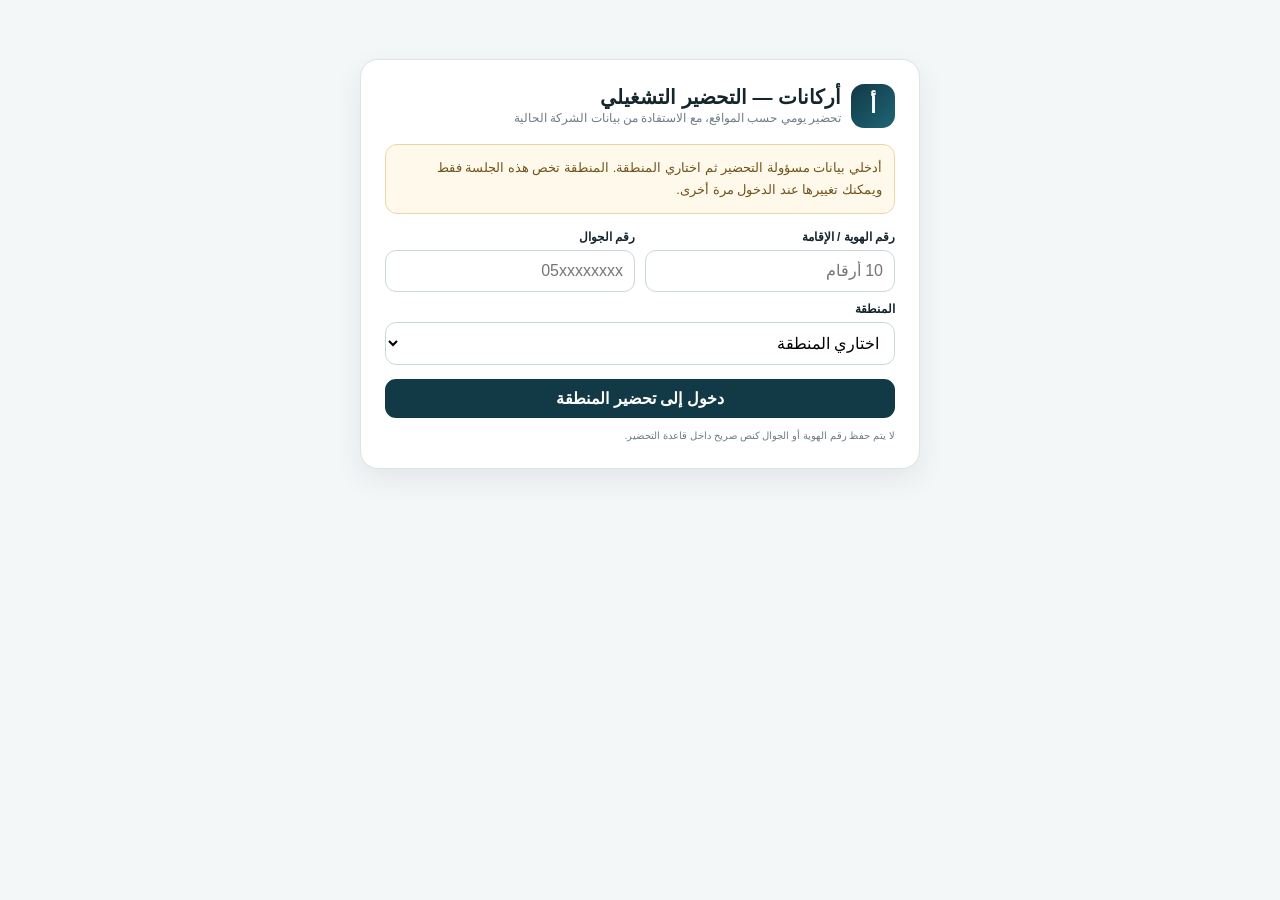
<file: arkanat-prep/app-core.html>
<!doctype html>
<html lang="ar" dir="rtl">
<head>
<meta charset="utf-8">
<meta name="viewport" content="width=device-width,initial-scale=1,viewport-fit=cover">
<meta name="theme-color" content="#123946">
<title>أركانات | التحضير التشغيلي</title>
<style>
:root{--bg:#f4f7f8;--card:#fff;--ink:#14252c;--muted:#6d7d84;--brand:#123946;--brand2:#1f6576;--gold:#b9904b;--line:#dbe4e7;--ok:#247457;--bad:#a63f3f;--warn:#8a611e;--soft:#edf3f4;--shadow:0 10px 28px rgba(11,43,54,.08)}*{box-sizing:border-box}html{scroll-behavior:smooth}body{margin:0;background:var(--bg);color:var(--ink);font-family:-apple-system,BlinkMacSystemFont,"Segoe UI",Tahoma,Arial,sans-serif}button,input,select,textarea{font:inherit}.hidden{display:none!important}.wrap{max-width:1180px;margin:auto;padding:14px}.card{background:var(--card);border:1px solid var(--line);border-radius:18px;box-shadow:var(--shadow)}.brand{display:flex;align-items:center;gap:10px}.mark{width:44px;height:44px;border-radius:13px;background:linear-gradient(135deg,var(--brand),var(--brand2));display:grid;place-items:center;color:#fff;font-weight:900;font-size:22px}.title{font-size:20px;font-weight:900}.sub{font-size:12px;color:var(--muted);line-height:1.5}.login{max-width:560px;margin:5vh auto;padding:24px}.notice{margin:16px 0;padding:12px;border-radius:12px;background:#fff9eb;border:1px solid #ead6a5;color:#71541d;font-size:13px;line-height:1.7}.grid2{display:grid;grid-template-columns:1fr 1fr;gap:10px}.field{display:flex;flex-direction:column;gap:6px}.field label{font-size:12px;font-weight:900}.field input,.field select,.field textarea,.search,.period{width:100%;border:1px solid #cad7db;border-radius:11px;background:#fff;padding:11px;outline:none}.field input:focus,.field select:focus,.field textarea:focus,.search:focus{border-color:var(--brand2);box-shadow:0 0 0 3px rgba(31,101,118,.10)}.btn{border:0;border-radius:11px;padding:10px 13px;font-weight:900;cursor:pointer}.btn.primary{background:var(--brand);color:#fff}.btn.secondary{background:#e9f0f2;color:var(--brand)}.btn.gold{background:#f5ecd8;color:#6c5220}.btn.ghost{background:#fff;border:1px solid var(--line);color:var(--ink)}.btn.danger{background:#fff0f0;border:1px solid #efcccc;color:var(--bad)}.btn.ok{background:#e9f7f0;color:var(--ok)}.btn.warn{background:#fff4df;color:#7a5618}.btn:disabled{opacity:.55;cursor:not-allowed}.top{position:sticky;top:0;z-index:30;background:rgba(244,247,248,.95);backdrop-filter:blur(10px);border-bottom:1px solid var(--line)}.topin{max-width:1180px;margin:auto;padding:9px 14px;display:flex;gap:10px;justify-content:space-between;align-items:center}.topactions{display:flex;gap:7px;align-items:center;flex-wrap:wrap}.period{max-width:165px}.tabs{position:sticky;top:64px;z-index:25;background:rgba(244,247,248,.97);backdrop-filter:blur(8px);border-bottom:1px solid var(--line)}.tabsin{max-width:1180px;margin:auto;padding:8px 14px;display:grid;grid-template-columns:repeat(4,1fr);gap:7px}.tab{padding:10px 8px;border-radius:11px;border:1px solid var(--line);background:#fff;font-weight:900;color:var(--muted);cursor:pointer}.tab.active{background:var(--brand);color:#fff;border-color:var(--brand)}.source-banner{padding:12px 14px;margin-bottom:10px;display:flex;gap:10px;align-items:flex-start;background:#eef8f4;border:1px solid #cbe6da;border-radius:14px}.source-banner b{display:block;margin-bottom:3px}.source-icon{width:32px;height:32px;border-radius:10px;background:#dff2e8;display:grid;place-items:center;color:var(--ok);font-weight:900;flex:none}.metrics{display:grid;grid-template-columns:repeat(4,1fr);gap:9px;margin:11px 0}.metric{padding:13px}.metric b{display:block;font-size:23px}.metric span{font-size:11px;color:var(--muted)}.toolbar{display:flex;gap:7px;align-items:center;flex-wrap:wrap;margin:10px 0}.statusline{font-size:12px;color:var(--muted)}.view{display:none}.view.active{display:block}.datebar{display:flex;align-items:center;gap:8px;justify-content:space-between;margin:10px 0}.dategroup{display:flex;align-items:center;gap:7px}.site-grid{display:grid;grid-template-columns:repeat(2,minmax(0,1fr));gap:10px}.site-card{padding:14px;cursor:pointer;position:relative}.site-card.attention{border-color:#f0c9c9}.site-card.complete{border-color:#c9e2d6}.site-card h3{margin:0 0 5px;font-size:16px}.site-card .proj{font-size:11px;color:var(--muted);margin-bottom:10px}.site-kpis{display:grid;grid-template-columns:repeat(4,1fr);gap:6px}.mini{background:var(--soft);border-radius:10px;padding:8px}.mini b{display:block;font-size:16px}.mini span{font-size:9px;color:var(--muted)}.state{position:absolute;left:12px;top:12px;font-size:10px;padding:4px 7px;border-radius:999px;background:#eef3f4}.state.bad{background:#fdeaea;color:var(--bad)}.state.ok{background:#eaf7f0;color:var(--ok)}.site-section-title{display:flex;justify-content:space-between;align-items:center;margin:16px 0 8px}.site-section-title h2{font-size:17px;margin:0}.collapsible-note{font-size:11px;color:var(--muted)}.empty{display:grid;place-items:center;min-height:230px;text-align:center;color:var(--muted);padding:24px}.guard-row{display:grid;grid-template-columns:1fr auto;gap:10px;align-items:center;padding:11px 0;border-bottom:1px solid var(--line)}.guard-row:last-child{border:0}.guard-name{font-weight:900}.guard-meta{font-size:10px;color:var(--muted);margin-top:3px}.status-chip{font-size:10px;padding:5px 8px;border-radius:999px;background:var(--soft);white-space:nowrap}.status-chip.P{background:#eaf7f0;color:var(--ok)}.status-chip.A,.status-chip.W,.status-chip.R,.status-chip.S{background:#fdeaea;color:var(--bad)}.status-chip.OFF,.status-chip.O{background:#eef2f3;color:#52646b}.status-chip.SUB,.status-chip.CASH{background:#fff4df;color:#7a5618}.status-chip.MISSING{background:#fff0e6;color:#9a4f1b}.quick-status{display:flex;gap:5px;flex-wrap:wrap;margin-top:7px}.qbtn{border:1px solid var(--line);background:#fff;border-radius:9px;padding:6px 8px;font-size:10px;font-weight:900;cursor:pointer}.qbtn.p{color:var(--ok)}.qbtn.a{color:var(--bad)}.qbtn.off{color:#53646b}.sites-search{display:flex;gap:8px;margin:10px 0}.sites-search input{flex:1}.exception-list{display:flex;flex-direction:column;gap:8px}.exception{padding:12px 13px}.exception h4{margin:0 0 4px;font-size:14px}.exception .meta{font-size:11px;color:var(--muted)}.exception.red{border-color:#efcaca}.exception.amber{border-color:#ead6a5}.month-layout{display:grid;grid-template-columns:330px 1fr;gap:12px}.roster{padding:11px;min-height:560px}.roster-list{display:flex;flex-direction:column;gap:7px;max-height:69vh;overflow:auto;margin-top:9px}.person{padding:10px;border:1px solid var(--line);border-radius:12px;background:#fff;cursor:pointer}.person.active{border-color:var(--brand2);box-shadow:0 0 0 2px rgba(31,101,118,.12)}.name{font-weight:900}.meta{font-size:11px;color:var(--muted);margin-top:4px}.badges{display:flex;gap:5px;flex-wrap:wrap;margin-top:6px}.badge{font-size:10px;background:var(--soft);border-radius:999px;padding:3px 7px}.badge.warn{background:#fff1d7;color:var(--warn)}.badge.bad{background:#fdeaea;color:var(--bad)}.attendance{padding:15px;min-height:560px}.person-head{display:flex;justify-content:space-between;gap:10px;align-items:flex-start}.person-head h2{margin:0;font-size:19px}.quick{display:flex;gap:7px;align-items:end;flex-wrap:wrap;background:#f8fafb;border:1px dashed #ccd9dd;border-radius:12px;padding:10px;margin:11px 0}.quick .field{flex:1;min-width:115px}.calendar{display:grid;grid-template-columns:repeat(7,1fr);gap:6px}.day-spacer{min-height:1px}.day{min-height:76px;border:1px solid var(--line);border-radius:11px;background:#fff;padding:7px;text-align:right;cursor:pointer}.day .n{font-size:11px;color:var(--muted)}.day .st{font-size:12px;font-weight:900;margin-top:7px}.day.filled{background:#f2faf6;border-color:#bedfce}.day.off{background:#f2f5f6}.day.abs{background:#fff2f2;border-color:#edc7c7}.day.cash{background:#fff8e9;border-color:#ecd69b}.weekdays{display:grid;grid-template-columns:repeat(7,1fr);gap:6px;margin:7px 0}.weekdays div{text-align:center;font-size:10px;color:var(--muted)}.validation{padding:11px 13px;margin:10px 0;border-radius:12px;background:#fff4e5;color:#71490f;border:1px solid #efd8aa}.modal-bg{position:fixed;inset:0;z-index:90;background:rgba(5,22,29,.48);display:grid;place-items:center;padding:14px}.modal{width:min(720px,100%);max-height:91vh;overflow:auto;background:#fff;border-radius:18px;padding:18px;box-shadow:0 24px 70px rgba(0,0,0,.24)}.modal h3{margin:0 0 12px}.modal-actions{display:flex;gap:7px;margin-top:13px;position:sticky;bottom:0;background:#fff;padding-top:10px}.section-title{font-weight:900;margin:14px 0 8px}.suggestions{max-height:180px;overflow:auto;border:1px solid var(--line);border-radius:10px}.suggestion{padding:9px;border-bottom:1px solid var(--line);cursor:pointer}.suggestion:last-child{border:0}.suggestion:hover{background:var(--soft)}.toast{position:fixed;left:15px;bottom:calc(15px + env(safe-area-inset-bottom));z-index:110;max-width:360px;padding:11px 14px;border-radius:12px;background:var(--brand);color:#fff;box-shadow:var(--shadow)}.toast.bad{background:#8e3434}.foot{text-align:center;color:var(--muted);font-size:10px;padding:18px}.privacy{font-size:10px;color:var(--muted);margin-top:10px;line-height:1.6}.loading{display:inline-block;width:17px;height:17px;border:2px solid #dbe7ea;border-top-color:var(--brand);border-radius:50%;animation:spin .7s linear infinite}@keyframes spin{to{transform:rotate(360deg)}}
@media(max-width:900px){.site-grid{grid-template-columns:1fr}.month-layout{grid-template-columns:1fr}.roster{min-height:auto}.roster-list{max-height:260px}.metrics{grid-template-columns:repeat(2,1fr)}.grid2{grid-template-columns:1fr}.topin{align-items:flex-start}.calendar{gap:4px}.day{min-height:64px;padding:5px}.tabs{top:103px}}
@media(max-width:540px){.wrap{padding:9px}.login{margin:2vh auto;padding:17px}.calendar{grid-template-columns:repeat(4,1fr)}.weekdays{display:none}.day{min-height:58px}.metric{padding:10px}.topactions{width:100%}.topin{flex-direction:column}.period{max-width:150px}.tabs{top:111px}.tabsin{padding:7px 9px;gap:5px}.tab{font-size:12px;padding:9px 4px}.site-kpis{grid-template-columns:repeat(2,1fr)}.guard-row{grid-template-columns:1fr}.datebar{align-items:flex-start;flex-direction:column}.dategroup{width:100%;justify-content:space-between}.modal{padding:14px}}
@media print{body{background:#fff}.top,.tabs,.toolbar,.datebar,.source-banner,.foot{display:none!important}.wrap{max-width:none;padding:0}.view:not(.active){display:none!important}.card{box-shadow:none}.site-grid{grid-template-columns:repeat(2,1fr)}}
</style>
</head>
<body>
<div id="loginView" class="wrap"><div class="card login"><div class="brand"><div class="mark">أ</div><div><div class="title">أركانات — التحضير التشغيلي</div><div class="sub">تحضير يومي حسب المواقع، مع الاستفادة من بيانات الشركة الحالية</div></div></div><div class="notice">أدخلي بيانات مسؤولة التحضير ثم اختاري المنطقة. المنطقة تخص هذه الجلسة فقط ويمكنك تغييرها عند الدخول مرة أخرى.</div><div class="grid2"><div class="field"><label>رقم الهوية / الإقامة</label><input id="opId" inputmode="numeric" maxlength="10" placeholder="10 أرقام"></div><div class="field"><label>رقم الجوال</label><input id="opMobile" inputmode="tel" maxlength="10" placeholder="05xxxxxxxx"></div></div><div class="field" style="margin-top:10px"><label>المنطقة</label><select id="opRegion"><option value="">اختاري المنطقة</option><option value="RYD">منطقة الرياض</option><option value="EAS">المنطقة الشرقية</option><option value="MKK">منطقة مكة المكرمة</option><option value="MDN">منطقة المدينة المنورة</option><option value="QSM">منطقة القصيم</option><option value="TAB">منطقة تبوك</option><option value="JWF">منطقة الجوف</option><option value="NBR">منطقة الحدود الشمالية</option><option value="JZN">منطقة جازان</option><option value="ASR">منطقة عسير</option><option value="HAL">منطقة حائل</option><option value="NJR">منطقة نجران</option><option value="BAH">منطقة الباحة</option></select></div><button id="loginBtn" class="btn primary" style="width:100%;margin-top:14px">دخول إلى تحضير المنطقة</button><div class="privacy">لا يتم حفظ رقم الهوية أو الجوال كنص صريح داخل قاعدة التحضير.</div></div></div>
<div id="appView" class="hidden"><div class="top"><div class="topin"><div class="brand"><div class="mark">أ</div><div><div class="title">التحضير التشغيلي</div><div id="regionLabel" class="sub"></div></div></div><div class="topactions"><input id="period" class="period" type="month"><button id="exportBtn" class="btn ghost">CSV</button><button id="logoutBtn" class="btn secondary">خروج</button></div></div></div><div class="tabs"><div class="tabsin"><button class="tab active" data-view="todayView">اليوم</button><button class="tab" data-view="sitesView">المواقع</button><button class="tab" data-view="monthView">الشهر</button><button class="tab" data-view="exceptionsView">النواقص</button></div></div><div class="wrap"><div id="sourceBanner" class="source-banner"><div class="source-icon">✓</div><div><b id="sourceTitle">جاري تحميل بيانات المنطقة الحالية</b><div id="sourceText" class="sub">لن نبدأ من صفحة فارغة.</div></div></div><div id="validationBox" class="validation hidden"></div><div class="toolbar"><button id="addBtn" class="btn primary">+ إضافة / تكليف موظف</button><button id="submitBtn" class="btn gold">إقفال التحضير مبدئياً</button><span id="saveState" class="statusline"></span></div>
<section id="todayView" class="view active"><div class="datebar"><div><div class="title" style="font-size:18px">متابعة اليوم</div><div id="todayLabel" class="sub"></div></div><div class="dategroup"><button id="prevDay" class="btn ghost">‹</button><input id="workDate" type="date" class="period"><button id="nextDay" class="btn ghost">›</button></div></div><div class="metrics"><div class="card metric"><b id="tSitesNeed">0</b><span>مواقع تحتاج إجراء</span></div><div class="card metric"><b id="tMissing">0</b><span>حراس بلا تحضير</span></div><div class="card metric"><b id="tAbs">0</b><span>غياب / انسحاب</span></div><div class="card metric"><b id="tComplete">0</b><span>مواقع مكتملة</span></div></div><div class="site-section-title"><h2>المواقع التي تحتاج انتباهك</h2><span class="collapsible-note">تظهر أولاً لتقليل البحث</span></div><div id="attentionSites" class="site-grid"></div><div class="site-section-title"><h2>المواقع المكتملة</h2><span id="completeHint" class="collapsible-note"></span></div><div id="completeSites" class="site-grid"></div></section>
<section id="sitesView" class="view"><div class="sites-search"><input id="siteSearch" class="search" placeholder="ابحثي عن عميل أو مشروع أو موقع"><button id="printBtn" class="btn ghost">طباعة</button></div><div id="allSites" class="site-grid"></div></section>
<section id="monthView" class="view"><div class="month-layout"><section class="card roster"><input id="rosterSearch" class="search" placeholder="بحث بالاسم أو المشروع أو الموقع"><div id="rosterList" class="roster-list"></div></section><section id="attendancePanel" class="card attendance"><div class="empty"><div><b>اختاري موظفاً</b><div class="sub" style="margin-top:5px">هذه شاشة المراجعة الشهرية، وليست الشاشة الأساسية للعمل اليومي.</div></div></div></section></div></section>
<section id="exceptionsView" class="view"><div class="metrics"><div class="card metric"><b id="eUnmatched">0</b><span>تحتاج مطابقة موظف</span></div><div class="card metric"><b id="eMissingSite">0</b><span>بدون موقع</span></div><div class="card metric"><b id="eCoverage">0</b><span>تغطية ناقصة</span></div><div class="card metric"><b id="eDuplicate">0</b><span>تعارض محتمل</span></div></div><div id="exceptionList" class="exception-list"></div></section>
<div class="foot">نسخة تشغيلية مستقلة — لا تكتب بياناتها في Guard Control. الموظف كيان واحد، والتكليف والحضور والتغطية حركات منفصلة.</div></div></div><div id="modalRoot"></div><div id="toast" class="toast hidden"></div>
<script>
const API='https://dbxvfrkkocfwjumvoaha.supabase.co/functions/v1/arkanat-prep';const $=id=>document.getElementById(id);let S={token:localStorage.getItem('arkPrepToken')||'',ws:null,importIssues:null,issuesPeriod:null,selected:null,view:'todayView',loading:false,loadSeq:0};const STATUS={P:'حاضر',OFF:'راحة',A:'غياب',T:'استئذان',AL:'إجازة سنوية',SK:'مرضية',S:'موقوف',W:'انسحاب',R:'استقالة',O:'إجازة رسمية',SUB:'بديل / تغطية',CASH:'تغطية كاش',OTHER:'أخرى'};const SHIFTS=[['D8','صباحي 8 ساعات'],['E8','مسائي 8 ساعات'],['N8','ليلي 8 ساعات'],['D12','نهاري 12 ساعة'],['N12','ليلي 12 ساعة'],['OTHER','وردية أخرى']];
function esc(s){return String(s??'').replace(/[&<>"']/g,m=>({'&':'&amp;','<':'&lt;','>':'&gt;','"':'&quot',"'":'&#039;'}[m]))}function toast(t,bad=false){const x=$('toast');x.textContent=t;x.className='toast'+(bad?' bad':'');x.classList.remove('hidden');clearTimeout(x._t);x._t=setTimeout(()=>x.classList.add('hidden'),3200)}async function call(action,payload={}){const ctrl=new AbortController(),timer=setTimeout(()=>ctrl.abort(),25000);try{const r=await fetch(API,{method:'POST',headers:{'content-type':'application/json'},body:JSON.stringify({action,token:S.token,...payload}),signal:ctrl.signal});const d=await r.json();if(!r.ok||d.ok===false){if(d.code==='SESSION_EXPIRED'){localStorage.removeItem('arkPrepToken');S.token='';showLogin()}throw new Error(d.message||d.code||'تعذر تنفيذ العملية')}return d}catch(e){if(e?.name==='AbortError')throw new Error('تأخر الاتصال بالنظام. أعيدي المحاولة.');throw e}finally{clearTimeout(timer)}}function currentPeriod(){return $('period').value||riyadhToday().slice(0,7)}function riyadhToday(){const p=new Intl.DateTimeFormat('en-CA',{timeZone:'Asia/Riyadh',year:'numeric',month:'2-digit',day:'2-digit'}).formatToParts(new Date());const o=Object.fromEntries(p.map(x=>[x.type,x.value]));return `${o.year}-${o.month}-${o.day}`}function daysIn(period){const p=period.split('-').map(Number);return new Date(p[0],p[1],0).getDate()}function dateRange(s,e){const out=[];if(!s||!e)return out;let d=new Date(s+'T12:00:00'),z=new Date(e+'T12:00:00');while(d<=z){out.push(d.toISOString().slice(0,10));d.setDate(d.getDate()+1)}return out}function periodBounds(){const imported=(S.ws?.assignments||[]).filter(a=>a.source_kind==='imported'),actual=[];imported.forEach(a=>(a.days||[]).forEach(d=>{const x=String(d.date||'').slice(0,10);if(/^20\d\d-\d\d-\d\d$/.test(x))actual.push(x)}));if(actual.length){actual.sort();const start=actual[0],end=actual[actual.length-1],r=dateRange(start,end);if(r.length>=20&&r.length<=35)return {start,end,operational:true}}const as=imported.filter(a=>a.start_date&&a.end_date);if(as.length){const starts=as.map(a=>String(a.start_date).slice(0,10)).sort(),ends=as.map(a=>String(a.end_date).slice(0,10)).sort();return {start:starts[0],end:ends[ends.length-1],operational:true}}const p=currentPeriod();return {start:p+'-01',end:p+'-'+String(daysIn(p)).padStart(2,'0'),operational:false}}function cycleDates(){const b=periodBounds();return dateRange(b.start,b.end)}function clampDateToPeriod(d){const b=periodBounds();if(!d||d<b.start||d>b.end)return b.start;return d}function showLogin(){$('loginView').classList.remove('hidden');$('appView').classList.add('hidden')}function showApp(){$('loginView').classList.add('hidden');$('appView').classList.remove('hidden')}function modal(html){$('modalRoot').innerHTML='<div class="modal-bg" id="mbg"><div class="modal">'+html+'</div></div>';$('mbg').onclick=e=>{if(e.target.id==='mbg')closeModal()}}function closeModal(){$('modalRoot').innerHTML=''}function confirmBox(title,text,onYes){modal('<h3>'+esc(title)+'</h3><div class="notice" style="margin:0">'+esc(text)+'</div><div class="modal-actions"><button id="yesC" class="btn primary">متابعة</button><button id="noC" class="btn ghost">إلغاء</button></div>');$('noC').onclick=closeModal;$('yesC').onclick=async()=>{const b=$('yesC');b.disabled=true;try{await onYes();closeModal()}catch(e){toast(e.message,true);b.disabled=false}}}function initPeriod(){$('period').value=riyadhToday().slice(0,7);$('workDate').value=riyadhToday()}
$('loginBtn').onclick=async()=>{const national_id=$('opId').value.trim(),mobile=$('opMobile').value.trim(),region=$('opRegion').value;if(!/^\d{10}$/.test(national_id)||!/^05\d{8}$/.test(mobile)||!region)return toast('تحققي من الهوية والجوال والمنطقة',true);const b=$('loginBtn');b.disabled=true;b.innerHTML='<span class="loading"></span>';try{const d=await call('start',{national_id,mobile,region});S.token=d.token;localStorage.setItem('arkPrepToken',S.token);showApp();await loadWorkspace()}catch(e){toast(e.message,true)}finally{b.disabled=false;b.textContent='دخول إلى تحضير المنطقة'}};
async function loadImportIssues(force=false){if(!S.token||!S.ws)return;if(!force&&S.importIssues&&S.issuesPeriod===currentPeriod())return S.importIssues;const p=currentPeriod();try{const d=await call('importIssues',{period:p});if(p===currentPeriod()){S.importIssues=d;S.issuesPeriod=p}return d}catch(e){if(p===currentPeriod()){S.importIssues={rows:[],total:0,missing_employee:0,missing_site:0,error:e.message};S.issuesPeriod=p}return S.importIssues}}
async function loadWorkspace(){if(!S.token)return showLogin();const seq=++S.loadSeq;S.loading=true;$('saveState').textContent='جاري تحميل بيانات المنطقة...';try{const ws=await call('workspace',{period:currentPeriod()});if(seq!==S.loadSeq)return;S.ws=ws;const pb=periodBounds(),now=riyadhToday();$('regionLabel').textContent=S.ws.region_name+' · '+currentPeriod()+(pb.operational?' · دورة '+pb.start+' ← '+pb.end:'');$('workDate').min=pb.start;$('workDate').max=pb.end;if(!$('workDate').value||$('workDate').value<pb.start||$('workDate').value>pb.end)$('workDate').value=(now>=pb.start&&now<=pb.end)?now:pb.start;$('sourceTitle').textContent=(S.ws.metrics?.employees||0)+' تكليفاً في مساحة العمل';$('sourceText').textContent=(S.ws.roster_note||'تم تحميل الموظفين والمشاريع والمواقع دون افتراض الحضور.')+(pb.operational?' · فترة التحضير التشغيلية '+pb.start+' إلى '+pb.end:'');if(S.ws.seeded_now>0)toast('تم تجهيز قائمة المنطقة تلقائياً: '+S.ws.seeded_now+' موظف');renderAll();$('saveState').textContent='تمت المزامنة · '+new Date().toLocaleTimeString('ar-SA');if(S.view==='exceptionsView')loadImportIssues().then(()=>{if(S.view==='exceptionsView')renderExceptions()})}catch(e){if(seq!==S.loadSeq)return;$('saveState').textContent='تعذر التحميل — اضغطي هنا لإعادة المحاولة';$('saveState').onclick=()=>loadWorkspace();toast(e.message,true)}finally{if(seq===S.loadSeq)S.loading=false}}
function assignmentActiveOn(a,date){const b=periodBounds(),s=a.start_date||b.start,e=a.end_date||b.end;return date>=s&&date<=e}function dayFor(a,date){return (a.days||[]).find(d=>String(d.date).slice(0,10)===date)}function siteGroups(){const map=new Map();(S.ws?.assignments||[]).forEach(a=>{const k=a.site_code||'__NO_SITE__';if(!map.has(k))map.set(k,{site_code:a.site_code,site_name:a.site_name||'بدون موقع',project_name:a.project_name||'',client_name:(S.ws.sites||[]).find(s=>s.site_code===a.site_code)?.client_name||'',city:(S.ws.sites||[]).find(s=>s.site_code===a.site_code)?.city||'',guards:[]});map.get(k).guards.push(a)});return [...map.values()]}function siteDayStats(g,date){const active=g.guards.filter(a=>assignmentActiveOn(a,date));let filled=0,p=0,abs=0,off=0,cov=0,missing=0,coverageGap=0;active.forEach(a=>{const d=dayFor(a,date);if(!d){missing++;return}filled++;if(d.status==='P')p++;else if(['A','W','R','S'].includes(d.status)){abs++;if(!d.replacement_name&&!d.replacement_employee_ref)coverageGap++}else if(['OFF','O','AL','SK','T'].includes(d.status))off++;else if(['SUB','CASH'].includes(d.status))cov++});return {total:active.length,filled,p,abs,off,cov,missing,coverageGap,complete:active.length>0&&missing===0&&coverageGap===0}}function renderAll(){if(!S.ws)return;if(S.view==='todayView')renderToday();else if(S.view==='sitesView')renderSites();else if(S.view==='monthView'){renderRoster();if(S.selected){const a=(S.ws.assignments||[]).find(x=>x.id===S.selected);if(a)renderAttendance(a)}}else if(S.view==='exceptionsView')renderExceptions()}
function renderToday(){const date=clampDateToPeriod($('workDate').value||riyadhToday());$('workDate').value=date;const dt=new Date(date+'T12:00:00');$('todayLabel').textContent=new Intl.DateTimeFormat('ar-SA',{weekday:'long',day:'numeric',month:'long',year:'numeric'}).format(dt);const groups=siteGroups().map(g=>({...g,stats:siteDayStats(g,date)})).filter(g=>g.stats.total>0);const att=groups.filter(g=>!g.stats.complete).sort((a,b)=>(b.stats.missing+b.stats.coverageGap+b.stats.abs)-(a.stats.missing+a.stats.coverageGap+a.stats.abs));const ok=groups.filter(g=>g.stats.complete);$('tSitesNeed').textContent=att.length;$('tMissing').textContent=att.reduce((n,g)=>n+g.stats.missing,0);$('tAbs').textContent=groups.reduce((n,g)=>n+g.stats.abs,0);$('tComplete').textContent=ok.length;$('attentionSites').innerHTML=att.length?att.map(g=>siteCard(g,date,true)).join(''):'<div class="card empty" style="grid-column:1/-1;min-height:120px">لا توجد مواقع تحتاج إجراء لهذا اليوم.</div>';$('completeSites').innerHTML=ok.slice(0,24).map(g=>siteCard(g,date,false)).join('');$('completeHint').textContent=ok.length>24?'عرض أول 24 من '+ok.length+' موقعاً':'عددها '+ok.length;bindSiteCards()}function siteCard(g,date,attention){const s=g.stats;return `<div class="card site-card ${attention?'attention':'complete'}" data-site="${esc(g.site_code||'__NO_SITE__')}" data-date="${date}"><span class="state ${attention?'bad':'ok'}">${attention?'يحتاج إجراء':'مكتمل'}</span><h3>${esc(g.site_name)}</h3><div class="proj">${esc(g.client_name||'')} ${g.project_name?'· '+esc(g.project_name):''}</div><div class="site-kpis"><div class="mini"><b>${s.total}</b><span>مكلف اليوم</span></div><div class="mini"><b>${s.filled}</b><span>تم تحضيرهم</span></div><div class="mini"><b>${s.missing}</b><span>ناقص</span></div><div class="mini"><b>${s.abs}</b><span>غياب/انسحاب</span></div></div></div>`}function bindSiteCards(){document.querySelectorAll('.site-card').forEach(el=>el.onclick=()=>openSiteDay(el.dataset.site,el.dataset.date||$('workDate').value))}function openSiteDay(siteCode,date){const g=siteGroups().find(x=>(x.site_code||'__NO_SITE__')===siteCode);if(!g)return;const active=g.guards.filter(a=>assignmentActiveOn(a,date));let rows=active.map(a=>{const d=dayFor(a,date),st=d?.status||'MISSING';return `<div class="guard-row"><div><div class="guard-name">${esc(a.full_name)}</div><div class="guard-meta">${esc(a.employee_ref||'بدون رقم وظيفي')} · ${esc(a.shift_code||'وردية غير محددة')} · ${esc(a.assignment_type||'')}</div><div class="quick-status"><button class="qbtn p" data-quick="P" data-aid="${a.id}" data-date="${date}">حاضر</button><button class="qbtn off" data-quick="OFF" data-aid="${a.id}" data-date="${date}">راحة</button><button class="qbtn a" data-quick="A" data-aid="${a.id}" data-date="${date}">غياب</button><button class="qbtn" data-detail="${a.id}" data-date="${date}">تفاصيل</button></div></div><span class="status-chip ${st}">${st==='MISSING'?'غير محضر':esc(STATUS[st]||st)}</span></div>`}).join('');modal(`<h3>${esc(g.site_name)}</h3><div class="sub">${esc(g.client_name||'')} ${g.project_name?'· '+esc(g.project_name):''} · ${date}</div><div>${rows||'<div class="empty">لا يوجد حراس مكلفون في هذا اليوم.</div>'}</div><div class="modal-actions"><button id="closeSite" class="btn ghost">إغلاق</button></div>`);$('closeSite').onclick=closeModal;document.querySelectorAll('[data-quick]').forEach(b=>b.onclick=async()=>{b.disabled=true;try{await call('saveDay',{payload:{assignment_id:b.dataset.aid,date:b.dataset.date,status:b.dataset.quick}});await loadWorkspace();openSiteDay(siteCode,date);toast('تم الحفظ')}catch(e){toast(e.message,true);b.disabled=false}});document.querySelectorAll('[data-detail]').forEach(b=>b.onclick=()=>{const a=(S.ws.assignments||[]).find(x=>x.id===b.dataset.detail);const d=dayFor(a,b.dataset.date);dayModal(a,b.dataset.date,d)})}
function renderSites(){const q=($('siteSearch')?.value||'').trim().toLowerCase();const groups=siteGroups().filter(g=>!q||[g.site_name,g.project_name,g.client_name,g.city].some(v=>String(v||'').toLowerCase().includes(q))).sort((a,b)=>a.site_name.localeCompare(b.site_name,'ar'));$('allSites').innerHTML=groups.map(g=>{const monthDays=g.guards.reduce((n,a)=>n+(a.days||[]).length,0);return `<div class="card site-card" data-site="${esc(g.site_code||'__NO_SITE__')}" data-date="${$('workDate').value}"><h3>${esc(g.site_name)}</h3><div class="proj">${esc(g.client_name||'')} ${g.project_name?'· '+esc(g.project_name):''}</div><div class="site-kpis"><div class="mini"><b>${g.guards.length}</b><span>حراس</span></div><div class="mini"><b>${monthDays}</b><span>أيام محفوظة</span></div></div></div>`}).join('')||'<div class="card empty" style="grid-column:1/-1">لا توجد نتائج.</div>';bindSiteCards()}function filteredAssignments(){const q=($('rosterSearch')?.value||'').trim().toLowerCase();return (S.ws?.assignments||[]).filter(a=>!q||[a.full_name,a.project_name,a.site_name,a.employee_ref].some(v=>String(v||'').toLowerCase().includes(q)))}function renderRoster(){const list=$('rosterList');const rows=filteredAssignments();list.innerHTML=rows.length?'':'<div class="empty" style="min-height:160px">لا توجد سجلات.</div>';rows.forEach(a=>{const d=document.createElement('div');d.className='person'+(S.selected===a.id?' active':'');d.innerHTML='<div class="name">'+esc(a.full_name)+'</div><div class="meta">'+esc(a.employee_ref||'بدون رقم وظيفي')+' · '+esc(a.site_name||'بدون موقع')+'</div><div class="meta">'+esc(a.project_name||'')+'</div><div class="badges">'+(!a.employee_ref?'<span class="badge warn">تحتاج مطابقة</span>':'')+(!a.site_code?'<span class="badge bad">الموقع ناقص</span>':'')+'<span class="badge">'+((a.days||[]).length)+' يوم</span></div>';d.onclick=()=>{S.selected=a.id;renderRoster();renderAttendance(a)};list.appendChild(d)})}function dayClass(st){if(st==='OFF'||st==='O')return'off';if(st==='A'||st==='W'||st==='R'||st==='S')return'abs';if(st==='CASH')return'cash';return st?'filled':''}
function renderAttendance(a){const dates=cycleDates(),b=periodBounds(),map=Object.fromEntries((a.days||[]).map(d=>[String(d.date).slice(0,10),d]));let h='<div class="person-head"><div><h2>'+esc(a.full_name)+'</h2><div class="sub">'+esc(a.project_name||'')+' · '+esc(a.site_name||'')+' · '+esc(a.shift_code||'وردية غير محددة')+'</div><div class="sub">دورة التحضير: '+b.start+' ← '+b.end+'</div></div><div class="actions"><button class="btn ghost" id="editAssignment">تعديل التكليف</button></div></div><div class="quick"><div class="field"><label>من تاريخ</label><input id="qFrom" type="date" min="'+b.start+'" max="'+b.end+'" value="'+b.start+'"></div><div class="field"><label>إلى تاريخ</label><input id="qTo" type="date" min="'+b.start+'" max="'+b.end+'" value="'+b.end+'"></div><div class="field"><label>الحالة</label><select id="qStatus">';['P','OFF','A','T','AL','SK','O'].forEach(c=>h+='<option value="'+c+'">'+STATUS[c]+'</option>');h+='</select></div><button id="qFill" class="btn secondary">تعبئة النطاق</button></div><div class="weekdays"><div>الأحد</div><div>الاثنين</div><div>الثلاثاء</div><div>الأربعاء</div><div>الخميس</div><div>الجمعة</div><div>السبت</div></div><div class="calendar" id="cal"></div>';$('attendancePanel').innerHTML=h;const cal=$('cal');if(dates.length){const offset=new Date(dates[0]+'T12:00:00').getDay();for(let i=0;i<offset;i++){const s=document.createElement('div');s.className='day-spacer';cal.appendChild(s)}}dates.forEach(date=>{const e=map[date],btt=document.createElement('button'),dt=new Date(date+'T12:00:00');btt.className='day '+dayClass(e?.status);btt.innerHTML='<div class="n">'+new Intl.DateTimeFormat('ar-SA',{day:'2-digit',month:'2-digit'}).format(dt)+'</div><div class="st">'+(e?esc(STATUS[e.status]||e.status):'—')+'</div>'+(e?.replacement_name?'<div class="sub">'+esc(e.replacement_name)+'</div>':'');btt.onclick=()=>dayModal(a,date,e);cal.appendChild(btt)});$('editAssignment').onclick=()=>assignmentModal(a);$('qFill').onclick=()=>confirmBox('تعبئة نطاق','سيتم تطبيق الحالة المختارة على جميع الأيام داخل النطاق التشغيلي لهذا الموظف فقط.',async()=>{const f=$('qFrom').value,t=$('qTo').value;if(!f||!t||f<b.start||t>b.end||f>t)throw new Error('تحققي من نطاق التواريخ');await call('bulkFill',{assignment_id:a.id,dates:dateRange(f,t),status:$('qStatus').value,shift_code:a.shift_code||null});await loadWorkspace();toast('تمت التعبئة')})}
function computeExceptions(){const out=[];const as=S.ws?.assignments||[];as.filter(a=>!a.employee_ref).forEach(a=>out.push({type:'unmatched',level:'amber',title:'موظف يحتاج مطابقة',text:a.full_name+' · '+(a.site_name||'بدون موقع')}));as.filter(a=>!a.site_code).forEach(a=>out.push({type:'site',level:'red',title:'موظف بدون موقع',text:a.full_name}));as.forEach(a=>(a.days||[]).forEach(d=>{if(['A','W','R','S'].includes(d.status)&&!d.replacement_name&&!d.replacement_employee_ref)out.push({type:'coverage',level:'red',title:'غياب/انسحاب بلا تغطية موثقة',text:a.full_name+' · '+String(d.date).slice(0,10)+' · '+(a.site_name||'')});if(['SUB','CASH'].includes(d.status)&&!d.replacement_name&&!d.replacement_employee_ref)out.push({type:'coverage',level:'red',title:'تغطية ناقصة',text:a.full_name+' · '+String(d.date).slice(0,10)})}));const seen=new Map();as.forEach(a=>(a.days||[]).forEach(d=>{if(['OFF','A','AL','SK','O','S','W','R'].includes(d.status))return;const key=(a.employee_ref||a.full_name)+'|'+String(d.date).slice(0,10);if(!seen.has(key))seen.set(key,[]);seen.get(key).push(a)}));seen.forEach((arr,key)=>{if(arr.length>1)out.push({type:'duplicate',level:'amber',title:'تعارض تكليف محتمل',text:key.split('|')[0]+' · '+key.split('|')[1]+' · '+arr.map(a=>a.site_name||'بدون موقع').join(' / ')})});return out}function renderExceptions(){const ex=computeExceptions(),imp=S.importIssues?.rows||[],impMissingEmp=Number(S.importIssues?.missing_employee||0),impMissingSite=Number(S.importIssues?.missing_site||0);if(!S.importIssues){$('eUnmatched').textContent='…';$('eMissingSite').textContent='…';$('eCoverage').textContent=ex.filter(x=>x.type==='coverage').length;$('eDuplicate').textContent=ex.filter(x=>x.type==='duplicate').length;$('exceptionList').innerHTML='<div class="card empty">جاري تحميل نواقص المطابقة عند فتح هذه الصفحة فقط...</div>';return}$('eUnmatched').textContent=ex.filter(x=>x.type==='unmatched').length+impMissingEmp;$('eMissingSite').textContent=ex.filter(x=>x.type==='site').length+impMissingSite;$('eCoverage').textContent=ex.filter(x=>x.type==='coverage').length;$('eDuplicate').textContent=ex.filter(x=>x.type==='duplicate').length;const sourceCards=imp.map(x=>'<div class="card exception amber"><h4>سجل مصدر يحتاج مطابقة</h4><div class="meta">'+esc(x.guard_name||'بدون اسم')+' · '+esc(x.source_sheet||'')+' صف '+esc(x.source_row||'')+'</div><div class="meta">'+esc(x.legacy_project||'')+(x.legacy_site?' · '+esc(x.legacy_site):'')+'</div><div class="badges">'+(!x.employee_ref?'<span class="badge warn">EMP_ID غير محسوم</span>':'')+(!x.site_code?'<span class="badge bad">SIT_ID غير محسوم</span>':'')+'</div></div>').join('');const opCards=ex.map(x=>'<div class="card exception '+x.level+'"><h4>'+esc(x.title)+'</h4><div class="meta">'+esc(x.text)+'</div></div>').join('');$('exceptionList').innerHTML=(sourceCards||opCards)?sourceCards+opCards:'<div class="card empty">لا توجد نواقص مسجلة حالياً.</div>'}
function assignmentModal(a=null){const sites=S.ws.sites||[];let opts='<option value="">اختاري الموقع</option>';sites.forEach(s=>opts+='<option value="'+esc(s.site_code)+'" '+(a?.site_code===s.site_code?'selected':'')+'>'+esc((s.client_name||'')+' — '+(s.project_name||'')+' — '+s.site_name+(s.city?' — '+s.city:''))+'</option>');let sh='';SHIFTS.forEach(x=>sh+='<option value="'+x[0]+'" '+(a?.shift_code===x[0]?'selected':'')+'>'+x[1]+'</option>');let at='';[['PRIMARY','أساسي'],['RELIEF_FIXED','بديل راحة ثابت'],['TEMP_COVERAGE','تغطية مؤقتة'],['NEW_HIRE','موظف جديد'],['OTHER','أخرى']].forEach(x=>at+='<option value="'+x[0]+'" '+(a?.assignment_type===x[0]?'selected':'')+'>'+x[1]+'</option>');modal('<h3>'+(a?'تعديل التكليف':'إضافة / تكليف موظف')+'</h3><div class="field"><label>ابحثي عن الموظف الحالي</label><input id="empSearch" placeholder="الاسم أو الرقم الوظيفي"><div id="empSug" class="suggestions hidden"></div></div><div class="grid2" style="margin-top:10px"><div class="field"><label>الرقم الوظيفي</label><input id="empRef" value="'+esc(a?.employee_ref||'')+'"></div><div class="field"><label>الاسم *</label><input id="empName" value="'+esc(a?.full_name||'')+'"></div><div class="field"><label>هوية الموظف الجديد</label><input id="empNid" inputmode="numeric" maxlength="10" placeholder="للمطابقة فقط"></div><div class="field"><label>المسمى</label><input id="jobTitle" value="'+esc(a?.job_title||'حارس أمن')+'"></div></div><div class="section-title">التكليف</div><div class="field"><label>بحث عن الموقع</label><input id="siteFilter" placeholder="عميل أو مشروع أو موقع"></div><div class="field" style="margin-top:8px"><select id="siteSel">'+opts+'</select></div><div class="grid2" style="margin-top:10px"><div class="field"><label>الوردية</label><select id="shift">'+sh+'</select></div><div class="field"><label>نوع التكليف</label><select id="atype">'+at+'</select></div><div class="field"><label>بداية التكليف</label><input id="startDate" type="date" value="'+(a?.start_date||periodBounds().start)+'"></div><div class="field"><label>نهاية التكليف</label><input id="endDate" type="date" value="'+(a?.end_date||periodBounds().end)+'"></div></div><div class="field" style="margin-top:10px"><label>ملاحظات</label><textarea id="aNotes" rows="2">'+esc(a?.notes||'')+'</textarea></div><div class="modal-actions"><button id="saveA" class="btn primary">حفظ التكليف</button><button id="cancelA" class="btn ghost">إلغاء</button></div>');let timer;$('empSearch').oninput=()=>{clearTimeout(timer);timer=setTimeout(async()=>{const q=$('empSearch').value.trim();if(q.length<2)return $('empSug').classList.add('hidden');try{const d=await call('searchEmployee',{q});const box=$('empSug');box.innerHTML='';(d.rows||[]).forEach(e=>{const x=document.createElement('div');x.className='suggestion';x.innerHTML='<b>'+esc(e.full_name)+'</b><div class="sub">'+esc(e.employee_id)+' · '+esc(e.job_title||'')+'</div>';x.onclick=()=>{$('empRef').value=e.employee_id;$('empName').value=e.full_name;$('jobTitle').value=e.job_title||'حارس أمن';box.classList.add('hidden')};box.appendChild(x)});box.classList.toggle('hidden',!(d.rows||[]).length)}catch{}},250)};$('siteFilter').oninput=()=>{const q=$('siteFilter').value.toLowerCase();[...$('siteSel').options].forEach((o,i)=>{if(i)o.hidden=q&&!o.textContent.toLowerCase().includes(q)})};$('cancelA').onclick=closeModal;$('saveA').onclick=async()=>{const nid=$('empNid').value.trim();if(nid&&!/^\d{10}$/.test(nid))return toast('هوية الموظف الجديد يجب أن تكون 10 أرقام',true);const payload={id:a?.id||null,period:currentPeriod(),employee_ref:$('empRef').value.trim()||null,full_name:$('empName').value.trim(),identity_raw:nid||null,job_title:$('jobTitle').value.trim(),site_code:$('siteSel').value||null,shift_code:$('shift').value,assignment_type:$('atype').value,start_date:$('startDate').value,end_date:$('endDate').value,notes:$('aNotes').value.trim()};if(!payload.full_name)return toast('الاسم مطلوب',true);$('saveA').disabled=true;try{const d=await call('saveAssignment',{payload});closeModal();S.selected=d.id;await loadWorkspace();toast('تم حفظ التكليف')}catch(e){toast(e.message,true);$('saveA').disabled=false}}}
function dayModal(a,date,e){const dayLabel=date.slice(8,10)+'/'+date.slice(5,7);let st='';Object.entries(STATUS).forEach(x=>st+='<option value="'+x[0]+'" '+(e?.status===x[0]?'selected':'')+'>'+x[1]+'</option>');let sh='<option value="">من التكليف</option>';SHIFTS.forEach(x=>sh+='<option value="'+x[0]+'" '+(e?.shift_code===x[0]?'selected':'')+'>'+x[1]+'</option>');modal('<h3>'+esc(a.full_name)+' — '+dayLabel+'</h3><div class="grid2"><div class="field"><label>الحالة *</label><select id="dStatus">'+st+'</select></div><div class="field"><label>الوردية</label><select id="dShift">'+sh+'</select></div><div class="field"><label>ساعات العمل</label><input id="worked" type="number" min="0" max="24" step="0.5" value="'+(e?.worked_hours??'')+'"></div><div class="field"><label>إضافي</label><input id="ot" type="number" min="0" max="12" step="0.5" value="'+(e?.overtime_hours??'')+'"></div></div><div id="coverageFields" class="hidden"><div class="section-title">تفاصيل التغطية</div><div class="grid2"><div class="field"><label>اسم منفذ التغطية *</label><input id="replName" value="'+esc(e?.replacement_name||'')+'"></div><div class="field"><label>رقمه الوظيفي إن وجد</label><input id="replRef" value="'+esc(e?.replacement_employee_ref||'')+'"></div><div class="field"><label>المغطى عنه</label><input id="coveredName" value="'+esc(e?.covered_employee_name||a.full_name||'')+'"></div><div class="field"><label>رقمه الوظيفي</label><input id="coveredRef" value="'+esc(e?.covered_employee_ref||a.employee_ref||'')+'"></div><div class="field" id="cashBox"><label>مبلغ الكاش</label><input id="cash" type="number" min="0" step="0.01" value="'+(e?.cash_amount??'')+'"></div></div></div><div class="field" style="margin-top:10px"><label>ملاحظة</label><textarea id="dNote" rows="2">'+esc(e?.note||'')+'</textarea></div><div class="modal-actions"><button id="saveD" class="btn primary">حفظ اليوم</button><button id="cancelD" class="btn ghost">إلغاء</button></div>');function cov(){const x=$('dStatus').value,on=x==='SUB'||x==='CASH';$('coverageFields').classList.toggle('hidden',!on);$('cashBox').classList.toggle('hidden',x!=='CASH')} $('dStatus').onchange=cov;cov();$('cancelD').onclick=closeModal;$('saveD').onclick=async()=>{const payload={assignment_id:a.id,date:date,status:$('dStatus').value,shift_code:$('dShift').value||a.shift_code||null,worked_hours:$('worked').value||null,overtime_hours:$('ot').value||null,note:$('dNote').value.trim()||null,replacement_name:$('replName')?.value.trim()||null,replacement_employee_ref:$('replRef')?.value.trim()||null,covered_employee_name:$('coveredName')?.value.trim()||null,covered_employee_ref:$('coveredRef')?.value.trim()||null,cash_amount:$('cash')?.value||null};$('saveD').disabled=true;try{await call('saveDay',{payload});closeModal();await loadWorkspace();toast('تم الحفظ')}catch(err){toast(err.message,true);$('saveD').disabled=false}}}
function switchView(id){S.view=id;document.querySelectorAll('.view').forEach(v=>v.classList.toggle('active',v.id===id));document.querySelectorAll('.tab').forEach(t=>t.classList.toggle('active',t.dataset.view===id));if(!S.ws)return;if(id==='todayView')renderToday();else if(id==='sitesView')renderSites();else if(id==='monthView'){renderRoster();if(S.selected){const a=(S.ws.assignments||[]).find(x=>x.id===S.selected);if(a)renderAttendance(a)}}else if(id==='exceptionsView'){renderExceptions();loadImportIssues().then(()=>{if(S.view==='exceptionsView')renderExceptions()})}}document.querySelectorAll('.tab').forEach(t=>t.onclick=()=>switchView(t.dataset.view));$('addBtn').onclick=()=>assignmentModal();$('rosterSearch').oninput=renderRoster;$('siteSearch').oninput=renderSites;$('period').onchange=async()=>{S.selected=null;S.importIssues=null;S.issuesPeriod=null;await loadWorkspace()};$('workDate').onchange=renderToday;$('prevDay').onclick=()=>moveDay(-1);$('nextDay').onclick=()=>moveDay(1);function moveDay(n){const d=new Date($('workDate').value+'T12:00:00');d.setDate(d.getDate()+n);const s=d.toISOString().slice(0,10);const b=periodBounds();if(s>=b.start&&s<=b.end){$('workDate').value=s;renderToday()}}$('logoutBtn').onclick=()=>{localStorage.removeItem('arkPrepToken');S.token='';S.ws=null;showLogin()};$('printBtn').onclick=()=>window.print();$('submitBtn').onclick=()=>confirmBox('إقفال التحضير مبدئياً','سيتم فحص الأيام والحقول الأساسية قبل الإقفال. لا يتم حذف أي سجل.',async()=>{const d=await call('submit',{period:currentPeriod()});$('validationBox').classList.add('hidden');toast(d.message||'تم الإقفال');await loadWorkspace()});$('exportBtn').onclick=()=>{if(!S.ws)return;const rows=[['المنطقة','الفترة','الرقم الوظيفي','الاسم','المشروع','الموقع','التاريخ','الحالة','الوردية','ساعات العمل','إضافي','البديل','المغطى عنه','مبلغ الكاش','ملاحظة']];(S.ws.assignments||[]).forEach(a=>(a.days||[]).forEach(d=>rows.push([S.ws.region_name,S.ws.period,a.employee_ref||'',a.full_name,a.project_name||'',a.site_name||'',String(d.date).slice(0,10),STATUS[d.status]||d.status,d.shift_code||a.shift_code||'',d.worked_hours||'',d.overtime_hours||'',d.replacement_name||'',d.covered_employee_name||'',d.cash_amount||'',d.note||''])));const csv='\ufeff'+rows.map(r=>r.map(v=>'"'+String(v??'').replace(/"/g,'""')+'"').join(',')).join('\n');const u=URL.createObjectURL(new Blob([csv],{type:'text/csv;charset=utf-8'}));const a=document.createElement('a');a.href=u;a.download='arkanat-prep-'+S.ws.region_code+'-'+S.ws.period+'.csv';a.click();URL.revokeObjectURL(u)};initPeriod();if(S.token){showApp();loadWorkspace()}else showLogin();
</script>
</body></html>
</file>
<file: arkanat-field-monitor/styles.css>
:root{font-family:-apple-system,BlinkMacSystemFont,"Segoe UI",Tahoma,Arial,sans-serif;--ink:#17241d;--brand:#173f31;--brand2:#1d6b4a;--muted:#68766e;--bg:#f4f7f5;--card:#fff;--line:#dce6e0;--bad:#9d2d2d;--warn:#986300}
*{box-sizing:border-box}body{margin:0;background:var(--bg);color:var(--ink)}button{font:inherit}.wrap{max-width:1240px;margin:auto;padding:22px 18px 50px}.head{display:flex;justify-content:space-between;gap:18px;align-items:flex-start;margin-bottom:18px}.brand{font-size:27px;font-weight:950;color:var(--brand)}.sub{color:var(--muted);line-height:1.7;font-size:14px}.controls{display:flex;gap:8px;flex-wrap:wrap}.controls button{border:1px solid #cbd8d1;background:#fff;color:#274437;border-radius:10px;padding:8px 12px;font-weight:800;cursor:pointer}.controls button.active{background:var(--brand2);color:#fff;border-color:var(--brand2)}.notice{background:#edf4f0;border:1px solid #d9e7df;border-radius:14px;padding:12px 14px;line-height:1.7;margin-bottom:16px}.notice b{color:var(--brand)}
.kpis{display:grid;grid-template-columns:repeat(4,minmax(0,1fr));gap:12px}.kpi{background:var(--card);border:1px solid var(--line);border-radius:16px;padding:15px;box-shadow:0 5px 18px rgba(20,60,40,.04)}.kpi small{display:block;color:var(--muted);font-weight:800;margin-bottom:7px}.kpi strong{font-size:28px;color:var(--brand)}.kpi span{display:block;color:var(--muted);font-size:12px;margin-top:5px;line-height:1.5}.grid2{display:grid;grid-template-columns:1.25fr .75fr;gap:14px;margin-top:14px}.panel{background:#fff;border:1px solid var(--line);border-radius:16px;padding:16px;box-shadow:0 5px 18px rgba(20,60,40,.04)}.panel h3{margin:0 0 5px;color:var(--brand);font-size:18px}.panel-head{display:flex;justify-content:space-between;gap:12px;margin-bottom:12px}.tag{display:inline-flex;border-radius:999px;padding:4px 8px;font-size:11px;font-weight:900;background:#eef3f0;color:#355447}.tag.high{background:#fbeaea;color:#8c2424}.tag.medium{background:#fff3d9;color:#875b00}
.queue{display:grid;gap:9px}.issue{border:1px solid #e2e8e4;border-radius:12px;padding:12px;display:grid;grid-template-columns:1fr auto;gap:12px}.issue h4{margin:3px 0 5px;font-size:15px}.issue p{margin:0;color:var(--muted);font-size:12px;line-height:1.55}.issue .num{text-align:left}.issue .num strong{display:block;font-size:23px;color:var(--brand)}.issue .num small{font-size:11px;color:var(--muted)}.bar-row{display:grid;grid-template-columns:140px 1fr 54px;gap:8px;align-items:center;margin:8px 0}.bar-row label{font-size:12px;color:#43544b;overflow:hidden;text-overflow:ellipsis;white-space:nowrap}.bar{height:9px;background:#edf1ef;border-radius:999px;overflow:hidden}.bar>i{display:block;height:100%;background:#487b65;border-radius:999px}.bar-row b{font-size:12px;text-align:left}.trend{display:flex;height:130px;gap:3px;align-items:flex-end;padding-top:8px;border-bottom:1px solid #e3e9e6}.trend i{flex:1;min-width:3px;background:#6c8f7f;border-radius:4px 4px 0 0;position:relative}.table{width:100%;border-collapse:collapse;font-size:12px}.table th,.table td{padding:9px 8px;border-bottom:1px solid #e8eeea;text-align:right}.table th{color:#5f6f66;font-size:11px}.table td.num{text-align:center}.state{padding:40px;text-align:center;color:var(--muted)}.spin{width:34px;height:34px;border:4px solid #dbe5df;border-top-color:var(--brand2);border-radius:50%;margin:0 auto 12px;animation:s 1s linear infinite}@keyframes s{to{transform:rotate(360deg)}}.bad{color:var(--bad)}.stamp{color:var(--muted);font-size:11px;margin-top:18px;text-align:left}
@media(max-width:900px){.kpis{grid-template-columns:repeat(2,1fr)}.grid2{grid-template-columns:1fr}.head{display:block}.controls{margin-top:12px}.bar-row{grid-template-columns:105px 1fr 45px}}@media(max-width:520px){.wrap{padding:14px 10px 40px}.brand{font-size:22px}.kpis{grid-template-columns:1fr 1fr;gap:8px}.kpi{padding:12px}.kpi strong{font-size:23px}.issue{grid-template-columns:1fr}.issue .num{text-align:right}.table{font-size:11px}}.clickable{cursor:default}.detail-btn{margin-top:8px;border:0;border-radius:9px;background:#edf4f0;color:#194d37;padding:7px 10px;font-size:11px;font-weight:900;cursor:pointer}.modal-backdrop{position:fixed;inset:0;background:rgba(16,28,22,.48);z-index:9999;display:grid;place-items:center;padding:18px}.modal{width:min(1120px,96vw);max-height:92vh;overflow:auto;background:#fff;border-radius:18px;border:1px solid #d8e3dd;box-shadow:0 22px 70px rgba(0,0,0,.2)}.modal-head{position:sticky;top:0;z-index:4;background:#fff;display:flex;justify-content:space-between;align-items:flex-start;gap:12px;padding:16px;border-bottom:1px solid #e5ebe7}.modal-head h3{margin:0;color:var(--brand)}.modal-head button{border:0;background:#edf4f0;color:#194d37;border-radius:9px;padding:8px 12px;font-weight:900;cursor:pointer}#detailBody{padding:16px}.detail-kpis{display:grid;grid-template-columns:repeat(6,1fr);gap:8px}.detail-kpis .kpi{padding:10px}.detail-kpis .kpi strong{font-size:21px}.detail-title{margin:18px 0 8px;color:var(--brand)}.people-grid{display:grid;grid-template-columns:repeat(3,1fr);gap:8px}.person-card{border:1px solid #e0e8e3;border-radius:11px;padding:10px}.person-card b{display:block;font-size:12px}.person-card span{display:block;color:var(--muted);font-size:11px;margin-top:4px}.detail-scroll{overflow:auto;max-height:46vh}.detail-scroll .table{min-width:900px}.detail-scroll a{color:#1d6b4a;font-weight:800;text-decoration:none}@media(max-width:900px){.detail-kpis{grid-template-columns:repeat(3,1fr)}.people-grid{grid-template-columns:repeat(2,1fr)}}@media(max-width:520px){.modal-backdrop{padding:6px}.modal{width:99vw;max-height:96vh}.detail-kpis{grid-template-columns:repeat(2,1fr)}.people-grid{grid-template-columns:1fr}}
.tag.ok{background:#e8f4ed;color:#176744}.issue-note{margin-top:8px;padding:8px 10px;border-radius:9px;background:#f6f8f7;color:#5e6d65;font-size:11px;line-height:1.6}.issue.suppressed{background:#fafcfb;border-style:dashed}.shadow-panel{margin-top:14px}.shadow-grid{display:grid;grid-template-columns:repeat(3,minmax(0,1fr));gap:10px;margin-top:10px}.shadow-grid .kpi{padding:11px}.shadow-grid .kpi strong{font-size:22px}.kpi.focus{border-color:#b9d2c5;background:#f5faf7}.suppressed-panel{margin-top:14px}.small-grid{grid-template-columns:repeat(3,1fr)!important;margin-top:10px}.panel-foot{margin-top:12px}.identity-gap{display:grid;grid-template-columns:repeat(3,1fr);gap:8px;margin:10px 0 14px}.identity-gap .kpi{padding:10px}.identity-gap .kpi strong{font-size:20px}.operation-panel{margin-top:14px}.person-card.unmatched{border-color:#e3c6a6;background:#fffaf4}.person-card em{display:block;margin-top:6px;font-size:10px;font-style:normal;color:#8a5b22;font-weight:800}.unmatched-row{background:#fffaf4}.detail-shadow{margin-top:14px}
@media(max-width:900px){.shadow-grid{grid-template-columns:repeat(2,1fr)}.identity-gap{grid-template-columns:1fr 1fr}}
@media(max-width:520px){.shadow-grid{grid-template-columns:repeat(2,1fr)}.identity-gap{grid-template-columns:1fr}.small-grid{grid-template-columns:1fr 1fr!important}.issue-note{font-size:10px}}

.tag.shadow{background:#eef0fb;color:#3f4a8a}.shadow-current{border-color:#d5daf1;background:#fcfcff}.semantic-group{margin-top:14px;padding-top:12px;border-top:1px solid #e7ece9}.semantic-group:first-of-type{margin-top:8px}.semantic-group h4{margin:0 0 8px;color:#244b39;font-size:14px}.semantic-grid{grid-template-columns:repeat(3,minmax(0,1fr))}.semantic-foot{margin-top:8px;color:#738078;font-size:11px;line-height:1.6}.kpi.new-signal{border-color:#d7d8f2;background:#f8f8ff}.kpi.suppressed-kpi{border-color:#cce3d5;background:#f5fbf7}.kpi.neutral-kpi{border-color:#e2e5e3;background:#fafbfa}.device-patterns{display:grid;grid-template-columns:repeat(2,minmax(0,1fr));gap:10px;margin-top:12px}.device-card{border:1px solid #dde6e1;border-radius:12px;padding:11px;background:#fff}.device-head{display:flex;justify-content:space-between;gap:10px;align-items:flex-start}.device-head b{font-size:12px;color:#254c39;word-break:break-all}.device-head span{display:block;color:#7a857f;font-size:10px;margin-top:3px}.device-metrics{text-align:left}.device-metrics strong{display:block;font-size:20px;color:#173f31}.device-metrics small{font-size:10px;color:#7a857f}.device-meta{margin-top:7px;padding:6px 8px;border-radius:8px;background:#f5f8f6;color:#5f6c64;font-size:10px}.device-card ul{list-style:none;padding:0;margin:8px 0 0}.device-card li{display:flex;justify-content:space-between;gap:8px;padding:5px 0;border-top:1px solid #eef1ef;font-size:10px}.device-card li span{color:#33463c}.device-card li b{font-size:10px;white-space:nowrap;color:#5d6c64}.device-card li.unmatched-person span{color:#8a5b22}
@media(max-width:900px){.semantic-grid{grid-template-columns:repeat(2,1fr)}.device-patterns{grid-template-columns:1fr}}
@media(max-width:520px){.semantic-grid{grid-template-columns:repeat(2,1fr)}.semantic-foot{font-size:10px}.device-card{padding:9px}.device-head{gap:6px}}

.geo-panel{margin-top:14px}.geo-summary{display:grid;grid-template-columns:repeat(4,minmax(0,1fr));gap:10px;margin-top:12px}.geo-controls{display:flex;flex-wrap:wrap;align-items:flex-end;gap:10px;margin-top:14px;padding:12px;border:1px solid #e1e8e4;border-radius:12px;background:#f8faf9}.geo-controls label{display:grid;gap:5px;font-size:11px;font-weight:800;color:#53645b;min-width:190px}.geo-controls select{border:1px solid #ccd8d1;border-radius:9px;background:#fff;padding:8px 10px;color:#263c31;font:inherit}.geo-controls button{border:1px solid #cbd8d1;background:#fff;color:#254c39;border-radius:9px;padding:8px 11px;font-weight:900;cursor:pointer}.geo-controls span{margin-right:auto;color:#6e7b74;font-size:11px;font-weight:800;padding-bottom:8px}.geo-grid{grid-template-columns:.7fr 1.3fr}.geo-points{display:grid;grid-template-columns:repeat(2,minmax(0,1fr));gap:9px;max-height:520px;overflow:auto;padding-left:3px}.geo-card{border:1px solid #dfe7e2;border-radius:12px;padding:11px;background:#fff}.geo-card-head{display:flex;justify-content:space-between;gap:10px;align-items:flex-start}.geo-card-head h4{margin:5px 0 0;font-size:13px;color:#244b39}.geo-card-head>b{font-size:10px;color:#6b7871;direction:ltr;text-align:left;word-break:break-all}.geo-line{display:flex;flex-wrap:wrap;gap:6px 12px;margin-top:8px;color:#65746c;font-size:10px}.geo-map-link{display:inline-block;margin-top:8px;text-decoration:none;color:#1d6b4a;font-size:10px;font-weight:900}.geo-empty,.geo-more{padding:18px;text-align:center}.geo-bar label{white-space:normal;line-height:1.3}.detail-geo-points{display:grid;grid-template-columns:repeat(2,minmax(0,1fr));gap:8px;margin-top:10px}.detail-geo-card{background:#fbfdfc}
@media(max-width:900px){.geo-summary{grid-template-columns:repeat(2,1fr)}.geo-grid{grid-template-columns:1fr}.geo-points{grid-template-columns:1fr}.detail-geo-points{grid-template-columns:1fr}.geo-controls span{margin-right:0;width:100%;padding-bottom:0}}
@media(max-width:520px){.geo-summary{grid-template-columns:repeat(2,1fr)}.geo-controls{display:grid;grid-template-columns:1fr 1fr}.geo-controls label{min-width:0}.geo-controls button{grid-column:1/-1}.geo-controls span{grid-column:1/-1}.geo-line{display:grid;grid-template-columns:1fr 1fr}}

.visual-panel{margin-top:14px}.visual-grid{display:grid;grid-template-columns:repeat(3,minmax(0,1fr));gap:10px;margin-top:10px}.visual-grid .kpi{padding:11px}.visual-grid .kpi strong{font-size:22px}.visual-grid .kpi.visual-ok{border-color:#cce3d5;background:#f5fbf7}.visual-grid .kpi.visual-review{border-color:#ead2b8;background:#fffaf4}.visual-note{margin-top:10px;color:#6d7a73;font-size:11px;line-height:1.6}.detail-visual{margin-top:14px}.detail-visual-grid{grid-template-columns:repeat(3,minmax(0,1fr))}
@media(max-width:900px){.visual-grid,.detail-visual-grid{grid-template-columns:repeat(2,1fr)}}
@media(max-width:520px){.visual-grid,.detail-visual-grid{grid-template-columns:repeat(2,1fr)}.visual-note{font-size:10px}}
</file>
<file: arkanat-prep/client-print.css>
.client-print-shell{position:fixed;inset:0;z-index:1000;background:#e9ecec;display:none;overflow:auto;color:#211c1c;direction:rtl}
.client-print-shell.open{display:block}
.cp-toolbar{position:sticky;top:0;z-index:1010;background:#fff;border-bottom:1px solid #d9dddd;box-shadow:0 4px 16px rgba(0,0,0,.08)}
.cp-toolbar-in{max-width:1480px;margin:auto;padding:10px 14px;display:grid;grid-template-columns:minmax(190px,1fr) minmax(190px,1fr) minmax(210px,1.2fr) auto;gap:9px;align-items:end}
.cp-cycle{grid-column:1/-1;display:flex;align-items:center;gap:8px;flex-wrap:wrap;padding:7px 10px;border:1px solid #ddd3b6;background:#fbf7e9;border-radius:10px;font-size:12px;color:#66591f}
.cp-field{display:flex;flex-direction:column;gap:5px;min-width:0}.cp-field label{font-size:11px;font-weight:900;color:#625d59}
.cp-field select,.cp-field input{width:100%;min-height:42px;border:1px solid #c8c5be;border-radius:9px;padding:9px 10px;background:#fff;font:inherit;outline:none}
.cp-field select:focus,.cp-field input:focus{border-color:#7a171b;box-shadow:0 0 0 3px rgba(122,23,27,.10)}
.cp-actions{display:flex;gap:7px;align-items:center;white-space:nowrap}.cp-btn{min-height:42px;border-radius:9px;padding:9px 13px;font-weight:900;cursor:pointer;border:1px solid transparent}
.cp-btn-primary{background:#7a171b;color:#fff;border-color:#7a171b}.cp-btn-ghost{background:#fff;color:#7a171b;border-color:#b9aaa8}.cp-btn-gold{background:#f4edd3;color:#5c4c0f;border-color:#d8c77e}
.cp-notice{max-width:1480px;margin:10px auto 0;padding:10px 12px;border:1px solid #e3cf93;background:#fff8df;border-radius:9px;font-size:12px;line-height:1.6}
.cp-stage{padding:14px;overflow:auto;-webkit-overflow-scrolling:touch}.cp-empty{width:min(287mm,100%);min-height:185mm;margin:auto;background:#fff;border:1px solid #d8d3c7;display:grid;place-items:center;text-align:center;color:#77716d;padding:20px}
.cp-page{width:287mm;height:200mm;overflow:hidden;margin:0 auto 14px;padding:4mm;background:#fff;border:1px solid #d8d0bd;box-shadow:0 10px 34px rgba(0,0,0,.12);display:flex;flex-direction:column;direction:rtl}
.cp-head{display:grid;grid-template-columns:47mm 1fr 20mm;gap:4mm;align-items:center;min-height:21mm;margin-bottom:2mm;border-bottom:1px solid #dfd7c8;padding-bottom:1.5mm;direction:ltr}
.cp-brand{direction:rtl;text-align:center;line-height:1.05}.cp-brand-mark{height:2.3mm;width:100%;background:linear-gradient(90deg,#7a171b 0 55%,#af971c 55% 100%);border-radius:2mm;margin-bottom:1.4mm}.cp-brand-ar{font-size:9.6pt;font-weight:950;color:#171515;white-space:nowrap}.cp-brand-en{font-family:Georgia,"Times New Roman",serif;font-size:4.8pt;font-weight:700;color:#332d2b;letter-spacing:.15px;margin-top:.7mm;white-space:nowrap}
.cp-center{direction:rtl;text-align:center}.cp-title{display:inline-block;background:#7a171b;color:#fff;border-bottom:2px solid #af971c;border-radius:2mm;padding:1.4mm 6mm;font-size:9.5pt;font-weight:950;line-height:1.25}
.cp-meta{display:flex;justify-content:center;gap:1.5mm;flex-wrap:wrap;margin-top:1.8mm;font-size:5.9pt}.cp-meta span{background:#fff;border:1px solid #d5c8a5;border-radius:1.2mm;padding:.65mm 1.5mm;white-space:nowrap}
.cp-page-num{direction:rtl;text-align:center;color:#6c625e;font-size:6pt;font-weight:800}.cp-page-num b{display:block;color:#7a171b;font-size:11pt;line-height:1}
.cp-table-wrap{width:100%;overflow:hidden}.cp-table{width:100%;border-collapse:collapse;table-layout:fixed;border:1px solid #5d514e;background:#fff;font-size:4.8pt}.cp-table th,.cp-table td{border:1px solid #746966;text-align:center;vertical-align:middle;padding:.25mm .12mm;height:4.25mm;line-height:1.05;overflow:hidden;text-overflow:ellipsis;white-space:nowrap}.cp-table thead th{background:#332624;color:#fff;font-weight:900;height:5.4mm}.cp-table .cp-name{text-align:right;padding-right:.8mm;font-weight:800;font-size:5.25pt}.cp-table .missing{background:#fff0ef;color:#9a3333}.cp-table .off{background:#f1f1ef;color:#57504d}.cp-table .cover{background:#fff4d8;color:#665412}.cp-table .abs{background:#fff0f0;color:#912e2e}.cp-table tbody tr:nth-child(even) td:not(.missing):not(.off):not(.cover):not(.abs){background:#fcfbf8}.cp-day-head{line-height:.95}.cp-day-head b{display:block;font-size:5.1pt}.cp-day-head small{display:block;font-size:3.9pt;color:#e8dedb;margin-top:.25mm;font-weight:700}
.cp-strip{display:flex;justify-content:space-between;align-items:center;margin-top:1mm;font-size:5.2pt;color:#746e69;min-height:4mm}.cp-strip .site{font-weight:800;color:#4b4441}.cp-strip .ref{direction:ltr}.cp-small{font-size:4.7pt;color:#817a75}
.cp-final{margin-top:auto;padding-top:1.6mm;border-top:1px solid #ded6c8}.cp-kpis{display:grid;grid-template-columns:repeat(4,1fr);gap:1.5mm}.cp-kpi{border:1px solid #c7c1b5;background:#fbfaf7;border-radius:1.2mm;text-align:center;padding:.75mm;min-height:8.5mm}.cp-kpi b{display:block;color:#645c58;font-size:5.3pt;margin-bottom:.25mm}.cp-kpi strong{display:block;color:#7a171b;font-size:9pt;line-height:1;font-weight:950}
.cp-legend{display:flex;gap:1.1mm;flex-wrap:wrap;justify-content:center;margin-top:1.2mm;font-size:5.1pt}.cp-legend span{border:1px solid #bdb7ad;background:#fff;border-radius:1mm;padding:.5mm 1mm;white-space:nowrap}
.cp-approvals{display:grid;grid-template-columns:repeat(5,1fr);gap:2.5mm;margin-top:2.2mm;text-align:center;font-size:5.6pt}.cp-approval{min-height:12mm;padding-top:.9mm;border-top:1px solid #c8b773}.cp-approval b{display:block;font-size:6pt;margin-bottom:4.2mm;color:#3a302d}
.cp-foot{display:flex;justify-content:space-between;align-items:center;border-top:1px solid #d6c9a8;margin-top:1.5mm;padding-top:.8mm;font-size:4.9pt;color:#756f69}.cp-draft{display:inline-block;border:1px solid #d08b8b;color:#8c2d2d;background:#fff2f2;border-radius:1mm;padding:.5mm 1.2mm;font-size:5pt;font-weight:900;margin-top:1mm}
.cp-progress{font-size:12px;color:#6f6a67;margin-inline-start:auto}
@media(max-width:760px){.cp-toolbar-in{display:flex;flex-direction:column;align-items:stretch}.cp-actions{display:grid;grid-template-columns:1fr 1fr}.cp-btn{width:100%}.cp-stage{padding:6px}.cp-page{min-width:1080px}.cp-cycle{font-size:11px}.cp-progress{margin-inline-start:0}}
@media print{
 @page{size:A4 landscape;margin:5mm}
 html,body{background:#fff!important;height:auto;-webkit-print-color-adjust:exact;print-color-adjust:exact}
 #loginView,#appView,#modalRoot,#toast,.cp-toolbar,.cp-notice{display:none!important}
 .client-print-shell{display:block!important;position:static;overflow:visible;background:#fff}
 .cp-stage{padding:0;overflow:visible}
 .cp-page{width:287mm;height:199mm;box-shadow:none;border:0;margin:0;padding:3mm;break-after:page}
 .cp-page:last-child{break-after:auto}
 .cp-head{min-height:19mm;margin-bottom:1.5mm}
 .cp-table{font-size:4.65pt}.cp-table th,.cp-table td{height:4.05mm;padding:.18mm .08mm}.cp-table thead th{height:5mm}
 .cp-final{break-inside:avoid}.cp-brand-ar{font-size:9pt}.cp-title{font-size:9pt}.cp-kpi{min-height:7.8mm}.cp-kpi strong{font-size:8.5pt}
}

.cp-mode{display:flex;gap:6px;align-items:center;flex-wrap:wrap}
.cp-mode button{min-height:38px;border-radius:9px;border:1px solid #c9b9b8;background:#fff;color:#641419;font-weight:900;padding:8px 12px;cursor:pointer}
.cp-mode button.active{background:#7a171b;color:#fff;border-color:#7a171b;box-shadow:inset 0 -2px 0 #af971c}
.cp-mode-note{font-size:10px;color:#6f6a67;line-height:1.5}
.cp-internal-banner{border:1px solid #d8c77e;background:#fbf7e9;color:#5c4c0f;border-radius:1.2mm;padding:1mm 2mm;font-size:5.6pt;font-weight:900;margin-bottom:1.2mm}
.cp-ledger{width:100%;border-collapse:collapse;table-layout:fixed;font-size:6pt}
.cp-ledger th,.cp-ledger td{border:1px solid #8c817d;padding:1mm .8mm;text-align:right;vertical-align:top;line-height:1.25}
.cp-ledger th{background:#332624;color:#fff;text-align:center;font-weight:900}
.cp-ledger td.num{text-align:center}
.cp-ledger-wrap{margin-top:1.5mm}
.cp-ledger-title{font-size:8pt;font-weight:950;color:#7a171b;margin:0 0 1mm}
.cp-client-block{border:1px solid #d6c9a8;background:#fffdf7;color:#5e514c;border-radius:1.2mm;padding:1mm 2mm;font-size:5.4pt;margin-bottom:1.2mm}
</file>
<file: arkanat-project-control/styles.css>
:root{font-family:-apple-system,BlinkMacSystemFont,"Segoe UI",Tahoma,Arial,sans-serif;--bg:#f4f7f5;--card:#fff;--ink:#17241d;--brand:#173f31;--brand2:#1d6b4a;--muted:#68766e;--line:#dce6e0;--warn:#8a5b00;--bad:#982f2f}
*{box-sizing:border-box}body{margin:0;background:var(--bg);color:var(--ink)}button,select{font:inherit}.wrap{max-width:1220px;margin:auto;padding:20px 16px 46px}.head{display:flex;justify-content:space-between;gap:16px;align-items:flex-start}.brand{font-size:27px;font-weight:950;color:var(--brand)}.subtitle{color:var(--muted);margin-top:3px}.toolbar{display:flex;gap:7px;flex-wrap:wrap}.toolbar button,.toolbar select{border:1px solid #cbd8d1;background:#fff;color:#274437;border-radius:10px;padding:8px 11px;font-weight:800}.toolbar button{cursor:pointer}.toolbar button.active{background:var(--brand2);color:#fff;border-color:var(--brand2)}.toolbar select{min-width:250px}.notice{margin:14px 0;background:#edf4f0;border:1px solid #d9e7df;border-radius:13px;padding:11px 13px;color:#486056;font-size:13px;line-height:1.7}
.project-head{background:#fff;border:1px solid var(--line);border-radius:16px;padding:15px;margin-bottom:12px;display:flex;justify-content:space-between;gap:12px;align-items:center}.project-head h2{margin:0;color:var(--brand);font-size:20px}.project-head p{margin:5px 0 0;color:var(--muted);font-size:12px}.tag{display:inline-flex;border-radius:999px;padding:5px 9px;font-size:11px;font-weight:900;background:#e8f4ed;color:#176744}.kpis{display:grid;grid-template-columns:repeat(4,minmax(0,1fr));gap:10px}.kpi{background:#fff;border:1px solid var(--line);border-radius:15px;padding:14px;box-shadow:0 4px 16px rgba(20,60,40,.035)}.kpi small{display:block;color:var(--muted);font-weight:800;margin-bottom:6px}.kpi strong{display:block;font-size:27px;color:var(--brand)}.kpi span{display:block;color:var(--muted);font-size:11px;margin-top:5px;line-height:1.45}.kpi.warn{border-color:#ead8ad;background:#fffdf7}.kpi.bad{border-color:#e8c8c8;background:#fffafa}.kpi.neutral{background:#fafbfa}
.grid2{display:grid;grid-template-columns:1.15fr .85fr;gap:12px;margin-top:12px}.panel{background:#fff;border:1px solid var(--line);border-radius:15px;padding:15px;box-shadow:0 4px 16px rgba(20,60,40,.035)}.panel h3{margin:0 0 4px;color:var(--brand);font-size:17px}.sub{color:var(--muted);font-size:12px;line-height:1.6}.exception-grid{display:grid;grid-template-columns:repeat(3,1fr);gap:8px;margin-top:10px}.exception{border:1px solid #e2e8e4;border-radius:11px;padding:10px}.exception b{font-size:22px;color:var(--brand)}.exception span{display:block;color:var(--muted);font-size:10px;margin-top:3px}
.trend{height:120px;display:flex;align-items:flex-end;gap:3px;border-bottom:1px solid #e5ebe7;margin-top:12px}.trend i{flex:1;min-width:3px;background:#648d7a;border-radius:4px 4px 0 0}
.table-wrap{overflow:auto;max-height:450px;margin-top:10px}.table{width:100%;border-collapse:collapse;font-size:12px}.table th,.table td{text-align:right;padding:9px 7px;border-bottom:1px solid #e9eeeb;white-space:nowrap}.table th{font-size:10px;color:#66756d;position:sticky;top:0;background:#fff}.table tr.clickable{cursor:pointer}.table tr.clickable:hover{background:#f7faf8}.num{text-align:center!important}.good{color:#176744;font-weight:900}.warn-txt{color:#8a5b00;font-weight:900}.bad-txt{color:#982f2f;font-weight:900}
.shift-box{display:grid;grid-template-columns:repeat(4,1fr);gap:8px;margin-top:10px}.shift-box .kpi{padding:10px}.shift-box .kpi strong{font-size:21px}.state{text-align:center;padding:46px;color:var(--muted)}.spin{width:32px;height:32px;border:4px solid #dbe5df;border-top-color:var(--brand2);border-radius:50%;margin:0 auto 10px;animation:s 1s linear infinite}@keyframes s{to{transform:rotate(360deg)}}.stamp{font-size:10px;color:var(--muted);text-align:left;margin-top:14px}
.modal-bg{position:fixed;inset:0;background:rgba(13,27,20,.46);z-index:9999;display:grid;place-items:center;padding:12px}.modal{width:min(1000px,97vw);max-height:92vh;overflow:auto;background:#fff;border-radius:17px;border:1px solid #d8e3dd;box-shadow:0 22px 70px rgba(0,0,0,.2)}.modal-head{position:sticky;top:0;background:#fff;z-index:4;padding:14px;display:flex;justify-content:space-between;gap:10px;border-bottom:1px solid #e5ebe7}.modal-head h3{margin:0;color:var(--brand)}.modal-head button{border:0;background:#edf4f0;color:#194d37;border-radius:9px;padding:8px 11px;font-weight:900}.modal-body{padding:14px}.people{display:grid;grid-template-columns:repeat(3,1fr);gap:7px;margin-top:9px}.person{border:1px solid #e2e8e4;border-radius:10px;padding:9px}.person b{font-size:11px}.person span{display:block;color:var(--muted);font-size:10px;margin-top:4px}.geo{display:flex;gap:7px;flex-wrap:wrap;margin-top:8px}.geo span{background:#f2f6f4;border-radius:8px;padding:6px 8px;font-size:10px;color:#486056}
@media(max-width:900px){.head{display:block}.toolbar{margin-top:10px}.kpis{grid-template-columns:repeat(2,1fr)}.grid2{grid-template-columns:1fr}.people{grid-template-columns:repeat(2,1fr)}}
@media(max-width:520px){.wrap{padding:12px 9px 38px}.brand{font-size:22px}.toolbar select{width:100%;min-width:0}.kpis{gap:7px}.kpi{padding:11px}.kpi strong{font-size:23px}.exception-grid{grid-template-columns:1fr 1fr}.shift-box{grid-template-columns:1fr 1fr}.people{grid-template-columns:1fr}.project-head{display:block}.project-head .tag{margin-top:8px}}
</file>
